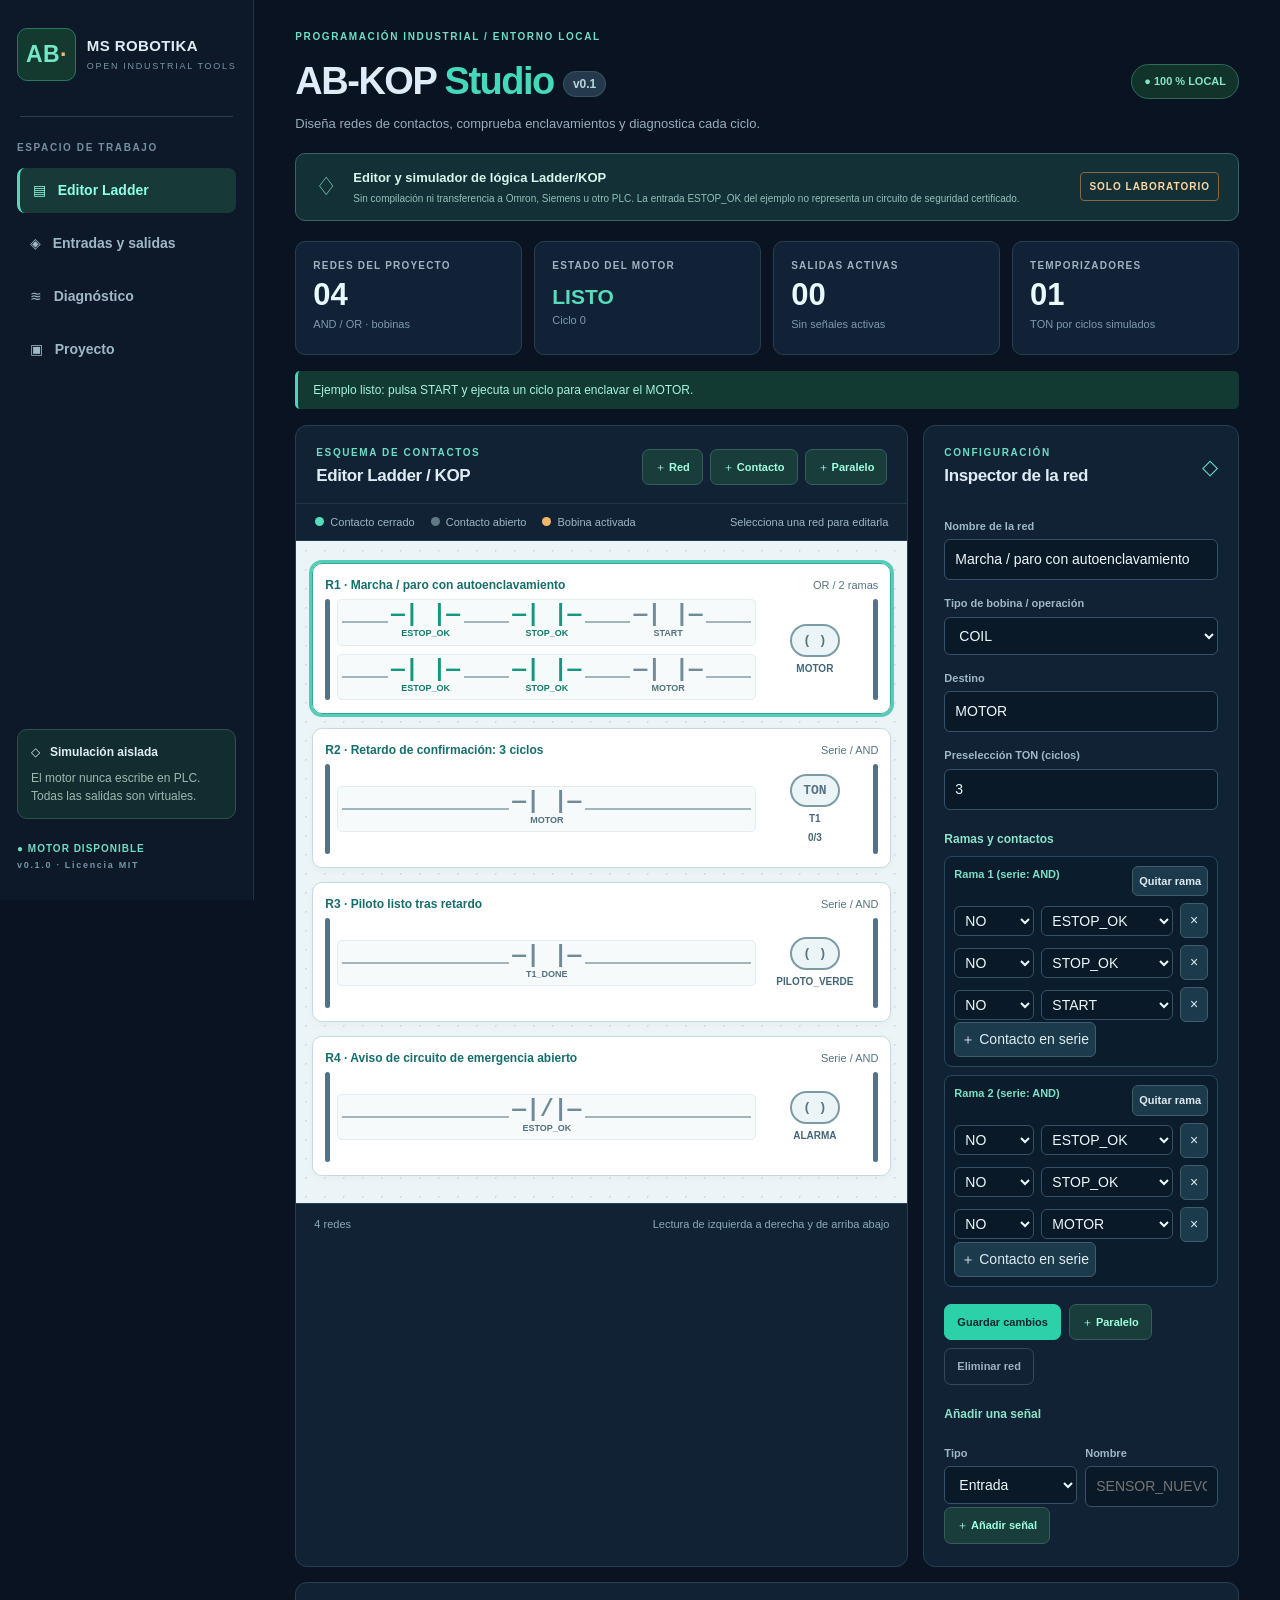
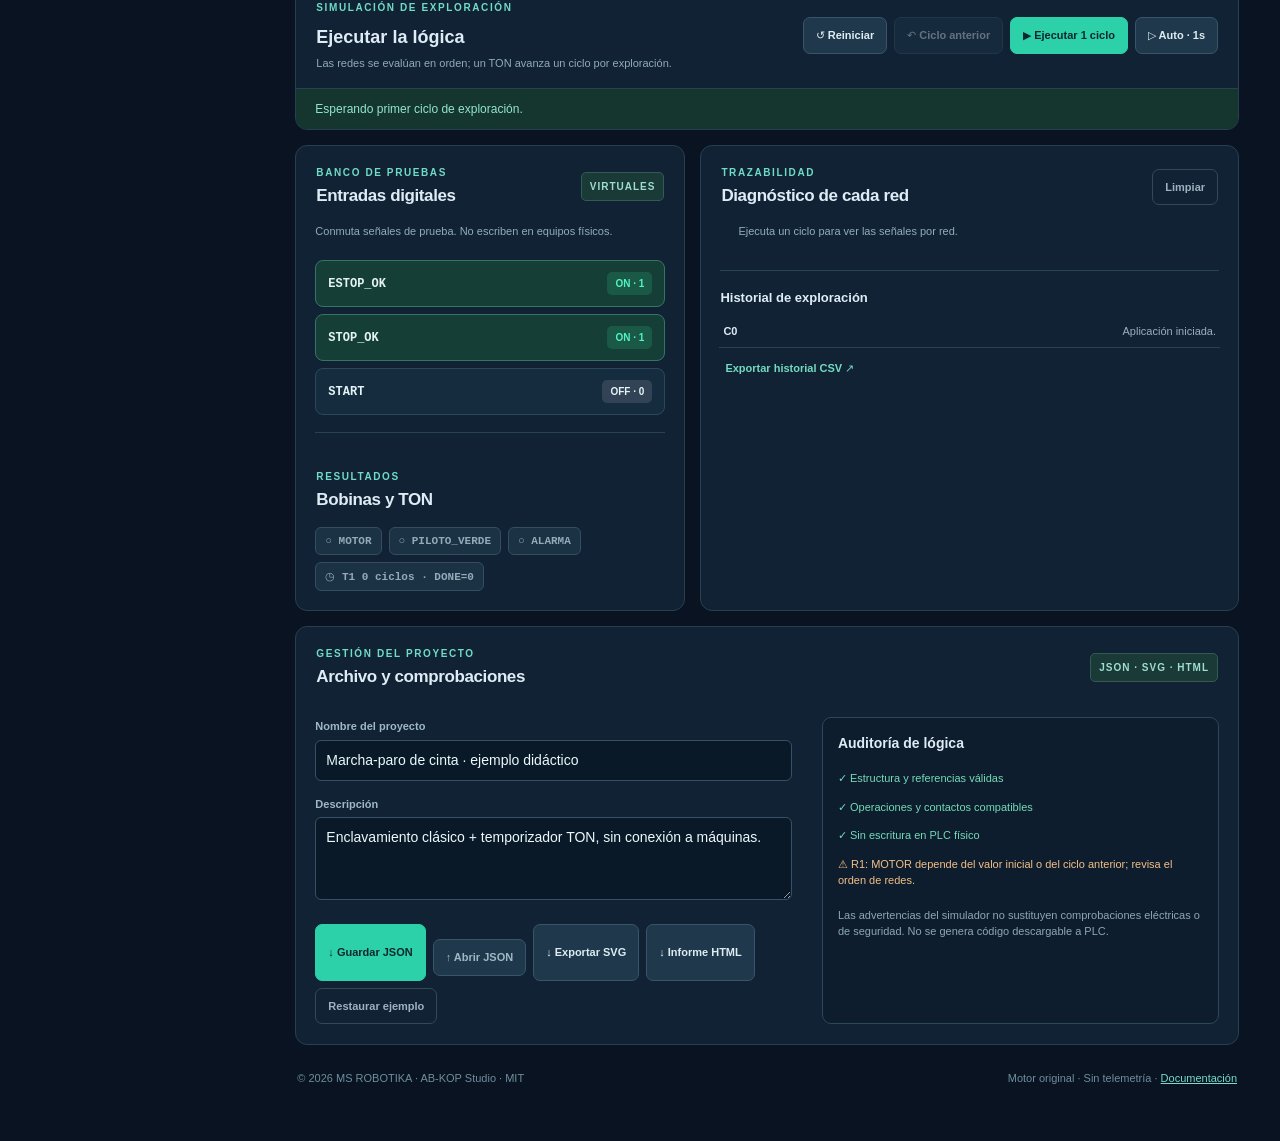
<file: index.html>
<!doctype html><html lang="es"><head><meta charset="utf-8"><meta name="viewport" content="width=device-width,initial-scale=1"><meta name="theme-color" content="#091321"><meta name="description" content="AB-KOP Studio, editor y simulador didáctico Ladder/KOP original de MS ROBOTIKA."><title>AB-KOP Studio · MS ROBOTIKA</title><link rel="stylesheet" href="src/style.css"></head><body>
<div class="shell"><aside class="sidebar"><div class="brand"><span class="mark">AB<span>·</span></span><span><b>MS ROBOTIKA</b><small>OPEN INDUSTRIAL TOOLS</small></span></div><div class="side-line"></div><p class="overline">ESPACIO DE TRABAJO</p><a href="#workspace" class="nav active">▤ &nbsp; Editor Ladder</a><a href="#io" class="nav">◈ &nbsp; Entradas y salidas</a><a href="#trace" class="nav">≋ &nbsp; Diagnóstico</a><a href="#project" class="nav">▣ &nbsp; Proyecto</a><div class="sidebar-bottom"><div class="offline-card"><strong>◇ &nbsp; Simulación aislada</strong><p>El motor nunca escribe en PLC. Todas las salidas son virtuales.</p></div><div class="sidebar-version">● MOTOR DISPONIBLE <small>v0.1.0 · Licencia MIT</small></div></div></aside>
<main><header class="heading"><div><p class="eyebrow">PROGRAMACIÓN INDUSTRIAL / ENTORNO LOCAL</p><h1>AB-KOP <span>Studio</span> <em>v0.1</em></h1><p class="subtitle">Diseña redes de contactos, comprueba enclavamientos y diagnostica cada ciclo.</p></div><span class="local-label">● 100 % LOCAL</span></header>
<section class="safety">♢ <span><strong>Editor y simulador de lógica Ladder/KOP</strong><small>Sin compilación ni transferencia a Omron, Siemens u otro PLC. La entrada ESTOP_OK del ejemplo no representa un circuito de seguridad certificado.</small></span><b>SOLO LABORATORIO</b></section>
<div class="metrics"><div class="metric"><small>REDES DEL PROYECTO</small><strong id="count-rungs">04</strong><span>AND / OR · bobinas</span></div><div class="metric"><small>ESTADO DEL MOTOR</small><strong id="status" class="status-val">LISTO</strong><span id="scan-label">Ciclo 0</span></div><div class="metric"><small>SALIDAS ACTIVAS</small><strong id="count-outputs">00</strong><span id="outputs-label">Sin señales activas</span></div><div class="metric"><small>TEMPORIZADORES</small><strong id="count-timers">01</strong><span>TON por ciclos simulados</span></div></div>
<div id="notice" class="notice" role="status" aria-live="polite">Ejemplo listo: pulsa START y ejecuta un ciclo para enclavar el MOTOR.</div>
<section class="workbench" id="workspace"><div class="panel canvas-panel"><div class="section-head"><div><p class="eyebrow">ESQUEMA DE CONTACTOS</p><h2>Editor Ladder / KOP</h2></div><div class="toolbar"><button id="add-rung" class="btn light">＋ Red</button><button id="add-contact" class="btn light">＋ Contacto</button><button id="add-branch" class="btn light">＋ Paralelo</button></div></div>
<div class="legend"><span><i class="dot cyan"></i> Contacto cerrado</span><span><i class="dot slate"></i> Contacto abierto</span><span><i class="dot orange"></i> Bobina activada</span><span class="help-inline">Selecciona una red para editarla</span></div>
<div id="rungs" class="rungs" aria-label="Redes Ladder"></div><div class="workbench-foot"><span id="rung-count">4 redes</span><span>Lectura de izquierda a derecha y de arriba abajo</span></div></div>
<div class="panel inspector"><div class="section-head"><div><p class="eyebrow">CONFIGURACIÓN</p><h2>Inspector de la red</h2></div><span class="outline-icon">◇</span></div><div id="inspector-content"></div></div></section>
<section class="panel simulation"><div class="sim-header"><div><p class="eyebrow">SIMULACIÓN DE EXPLORACIÓN</p><h2>Ejecutar la lógica</h2><p>Las redes se evalúan en orden; un TON avanza un ciclo por exploración.</p></div><div class="sim-actions"><button id="reset" class="btn">↺ Reiniciar</button><button id="back" class="btn">↶ Ciclo anterior</button><button id="step" class="btn primary">▶ Ejecutar 1 ciclo</button><button id="auto" class="btn">▷ Auto · 1s</button></div></div><div id="sim-message" class="sim-message">Esperando primer ciclo de exploración.</div></section>
<section class="bottom" id="io"><div class="panel io"><div class="section-head"><div><p class="eyebrow">BANCO DE PRUEBAS</p><h2>Entradas digitales</h2></div><span class="chip">VIRTUALES</span></div><p class="hint">Conmuta señales de prueba. No escriben en equipos físicos.</p><div id="inputs" class="input-list"></div><div class="divider"></div><div class="section-head"><div><p class="eyebrow">RESULTADOS</p><h2>Bobinas y TON</h2></div></div><div id="outputs" class="output-list"></div></div>
<div class="panel trace" id="trace"><div class="section-head"><div><p class="eyebrow">TRAZABILIDAD</p><h2>Diagnóstico de cada red</h2></div><button id="clear-history" class="btn subtle">Limpiar</button></div><div id="trace-list" class="trace-list"></div><div class="divider"></div><h3>Historial de exploración</h3><div id="events" class="event-list"></div><button id="export-csv" class="link-btn">Exportar historial CSV ↗</button></div></section>
<section class="panel project" id="project"><div class="section-head"><div><p class="eyebrow">GESTIÓN DEL PROYECTO</p><h2>Archivo y comprobaciones</h2></div><span class="chip">JSON · SVG · HTML</span></div><div class="project-grid"><div class="project-fields"><label for="project-name">Nombre del proyecto</label><input id="project-name" maxlength="100"><label for="description">Descripción</label><textarea id="description" maxlength="500" rows="3"></textarea><div class="project-actions"><button id="export-json" class="btn primary">↓ Guardar JSON</button><label class="btn file-label" for="import-json">↑ Abrir JSON<input id="import-json" type="file" accept=".json,application/json"></label><button id="export-svg" class="btn">↓ Exportar SVG</button><button id="export-report" class="btn">↓ Informe HTML</button><button id="restore" class="btn subtle">Restaurar ejemplo</button></div></div><div class="diagnostic"><h3>Auditoría de lógica</h3><div id="diagnostic-list"></div><p>Las advertencias del simulador no sustituyen comprobaciones eléctricas o de seguridad. No se genera código descargable a PLC.</p></div></div></section>
<footer>© 2026 MS ROBOTIKA · AB-KOP Studio · MIT <span>Motor original · Sin telemetría · <a href="README.md">Documentación</a></span></footer></main></div>
<script src="src/engine.js"></script><script src="src/app.js"></script></body></html>
</file>
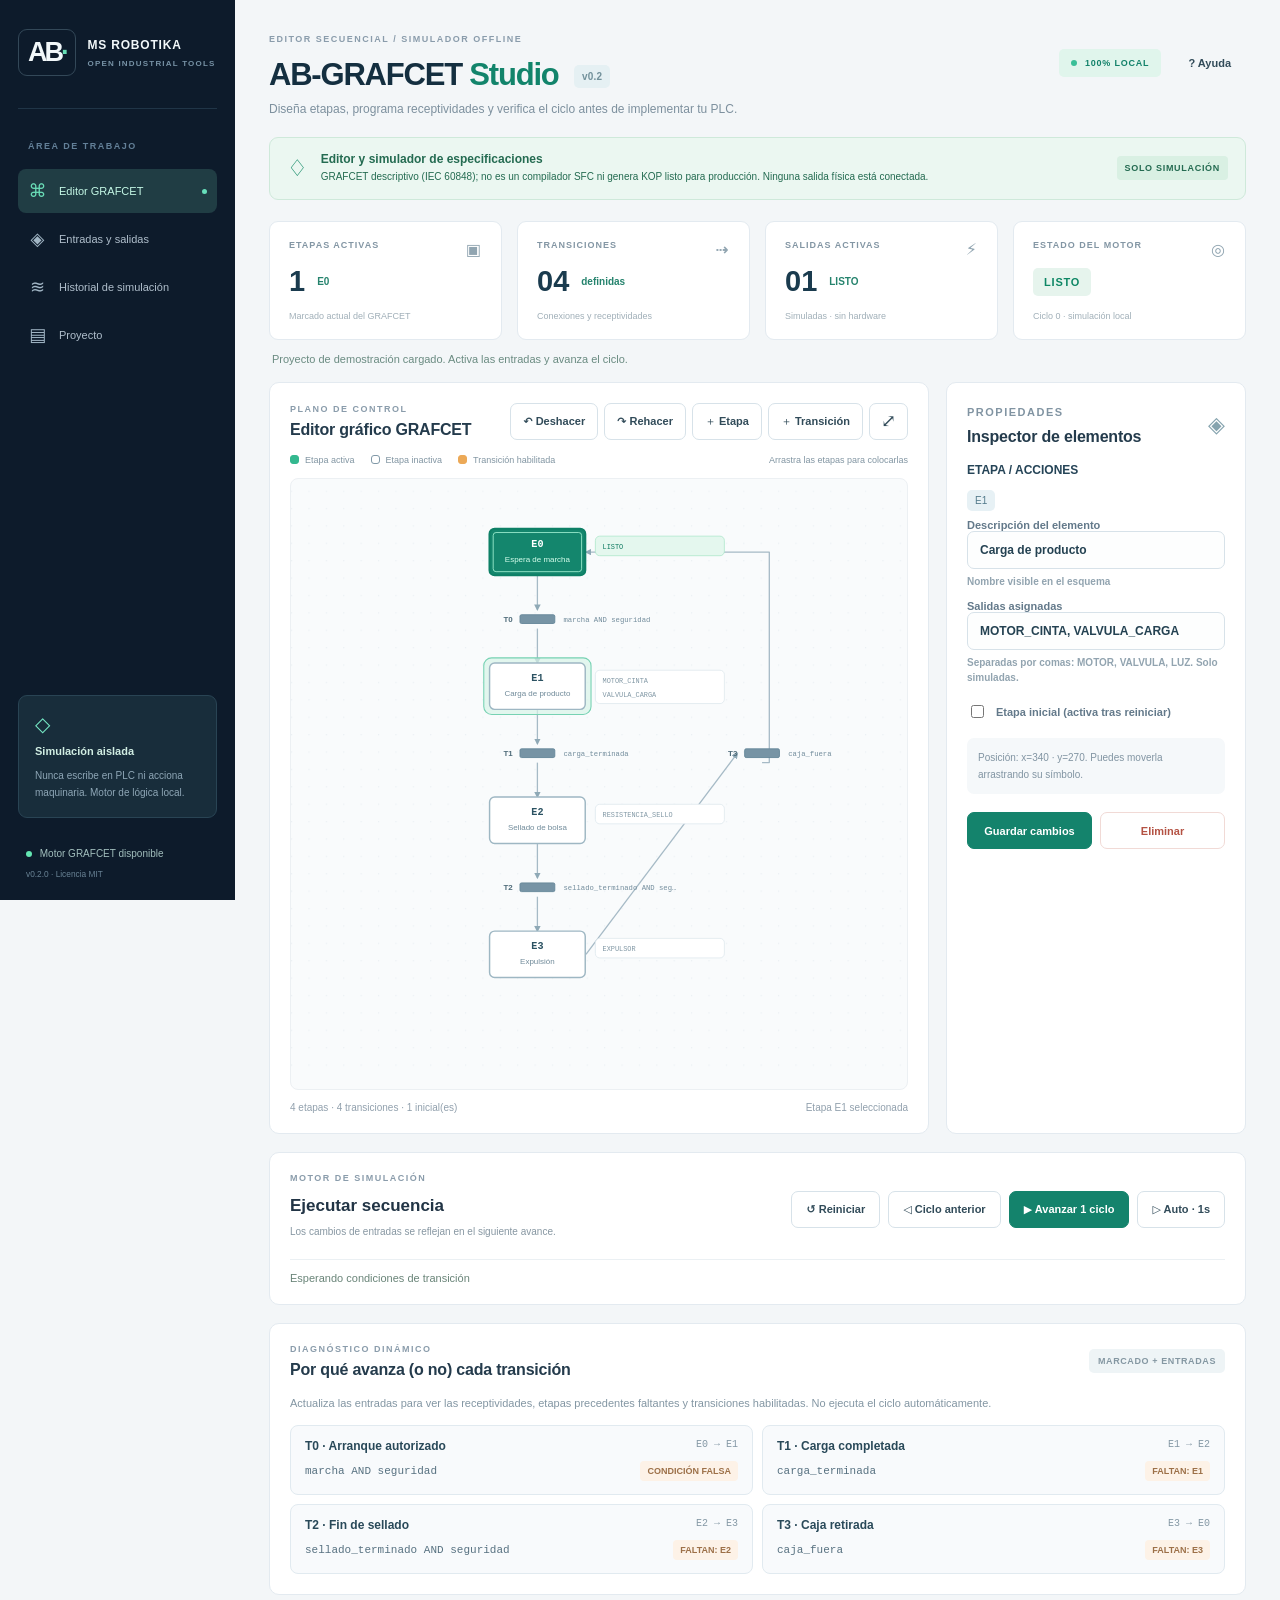
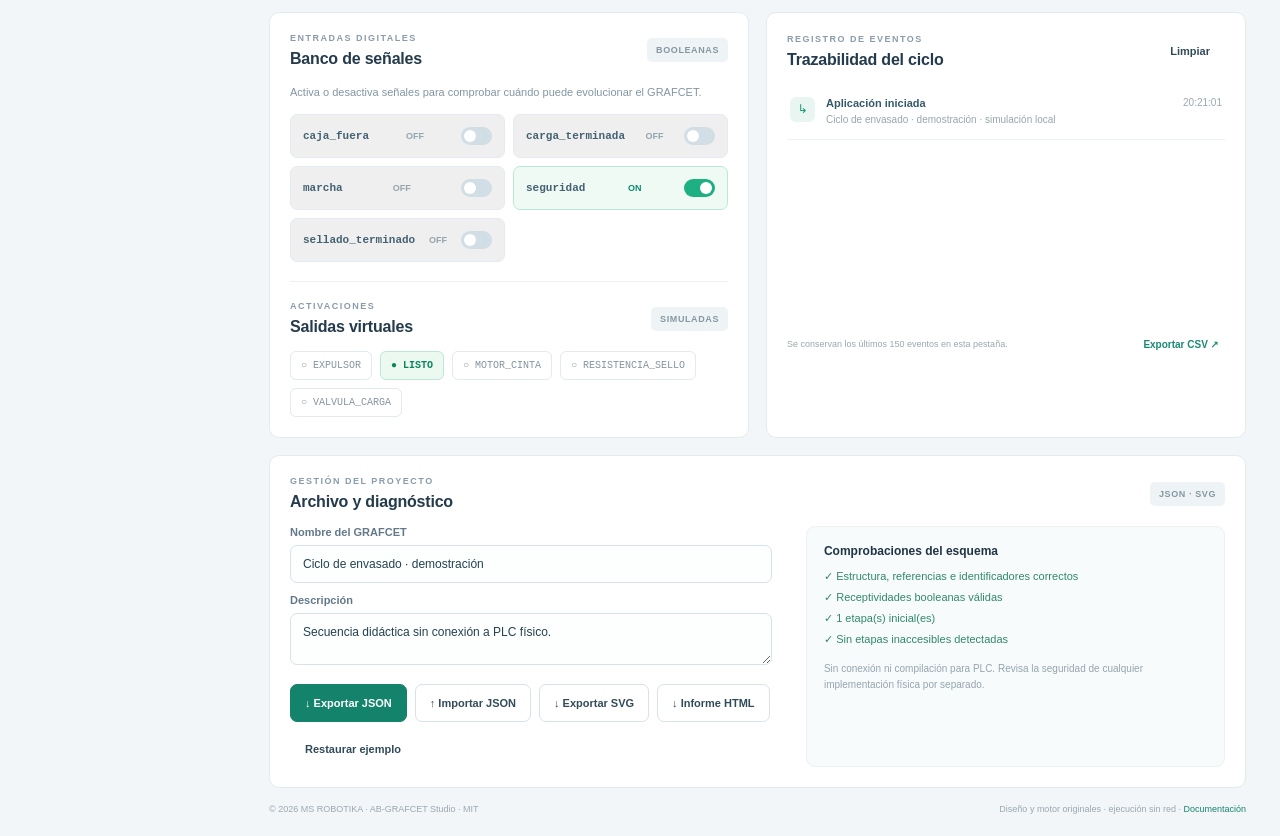
<file: AB-GRAFCET-Studio-PORTABLE.html>
<!doctype html>
<html lang="es"><head>
<meta charset="utf-8"><meta name="viewport" content="width=device-width,initial-scale=1">
<meta name="theme-color" content="#0d1724"><meta name="description" content="AB-GRAFCET Studio: editor, simulador y diagnóstico secuencial gratuito de MS ROBOTIKA.">
<title>AB-GRAFCET Studio · MS ROBOTIKA</title>
<style>
/* SPDX-License-Identifier: MIT · Copyright (c) 2026 MS ROBOTIKA */
:root{font-family:Inter,'Segoe UI',Arial,system-ui,sans-serif;color:#213445;background:#f3f6f8;--navy:#0d1b2b;--mint:#137d69;--mint-light:#e7f6f0;--muted:#7c8e9d;--line:#e3eaf0;--white:#fff;font-synthesis:none}
*{box-sizing:border-box}html{scroll-behavior:smooth}body{margin:0}button,input,textarea{font:inherit}button{cursor:pointer}button:focus-visible,input:focus-visible,textarea:focus-visible,a:focus-visible,svg [tabindex]:focus-visible{outline:3px solid #41b4a1;outline-offset:3px}button:disabled{opacity:.5;cursor:not-allowed}a{color:inherit;text-decoration:none}input,textarea{color:#244252;width:100%;padding:11px 12px;border:1px solid #d7e2e9;background:#fdfefe;border-radius:7px;font-size:12px}textarea{resize:vertical}label{display:block;font-size:11px;font-weight:700;color:#63798a;margin:11px 0 7px}.shell{display:flex;min-height:100vh;align-items:stretch}.side{position:fixed;left:0;top:0;bottom:0;width:235px;background:var(--navy);color:#94aaba;padding:29px 18px 21px;display:flex;flex-direction:column;z-index:10}.brand{display:flex;align-items:center;gap:12px;color:#f2f8fa;font-size:12px;letter-spacing:.8px;font-weight:850;white-space:nowrap}.brand-icon{font-size:27px;letter-spacing:-3px;line-height:1;padding:9px;border:1px solid #334858;border-radius:9px}.brand-icon span{color:#67deb5}.brand small{display:block;color:#7792a5;font-size:8px;letter-spacing:1.2px;margin-top:7px}.side-divider{height:1px;background:#203547;margin:32px 0}.nav-caption,.eyebrow{font-weight:850;font-size:9px;letter-spacing:1.5px;color:#8a9cab;margin:0 0 13px}.nav-caption{color:#638098;margin:0 10px 14px}.nav{display:flex;align-items:center;gap:12px;padding:13px 10px;color:#b0bfcc;border-radius:8px;margin:4px 0;font-size:11px}.nav:hover{background:#1a3244}.nav.active{background:#203d44;color:#c4f8e6}.nav .ico{font-size:18px;line-height:1;color:#a1b6c5;width:19px;text-align:center}.nav.active .ico{color:#6addb7}.nav-dot{margin-left:auto;width:5px;height:5px;background:#67dfbb;border-radius:50%}.side-spacer{flex:1}.side-box{background:#182d3b;border:1px solid #294454;border-radius:9px;padding:16px;margin-bottom:30px}.side-box-icon{color:#76e9c5;font-size:20px;margin-bottom:9px}.side-box b{display:block;color:#d1eee3;font-size:11px}.side-box p{font-size:10px;line-height:1.7;margin-bottom:0;color:#8ea6b6}.side-foot{color:#a2bfbd;font-size:10px;padding:0 8px}.side-foot small{display:block;color:#698395;margin-top:10px}.good-dot{display:inline-block;width:6px;height:6px;background:#63e6b2;border-radius:50%;margin-right:5px}main{min-width:0;margin-left:235px;padding:34px 34px 22px;max-width:1600px;width:calc(100% - 235px)}.top{display:flex;justify-content:space-between;align-items:flex-start;gap:18px;margin-bottom:21px}h1{font-size:31px;margin:0;letter-spacing:-1.2px;font-weight:800;color:#142f40}h1 span{color:#12846b}h1 em{display:inline-block;vertical-align:middle;font-style:normal;font-size:10px;font-weight:850;letter-spacing:.2px;padding:6px 8px;border-radius:5px;background:#e5f0f3;color:#72919b;margin-left:8px}.subtitle{font-size:12px;color:#7d909e;margin:9px 0 0}.top-right{display:flex;align-items:center;gap:12px;margin-top:10px}.offline{color:#13826a;background:#e0f5ec;padding:9px 12px;font-size:9px;font-weight:850;border-radius:5px;white-space:nowrap;letter-spacing:.8px}.dot{display:inline-block;width:6px;height:6px;border-radius:50%;background:#39bf97;margin-right:5px}.button{background:white;border:1px solid #d7e2e9;border-radius:7px;padding:10px 14px;color:#314b59;font-size:11px;font-weight:750;white-space:nowrap;min-height:37px}.button:hover{background:#eef6f3}.button.primary{background:#14836c;border-color:#14836c;color:white}.button.primary:hover{background:#0c715d}.button.ghost,.button.subtle{background:transparent;border-color:transparent}.button.light{padding:9px 12px}.iconbutton{font-size:18px;line-height:1;padding:8px 11px}.safety{display:flex;gap:13px;align-items:center;background:#ebf7f1;border:1px solid #cee9da;border-radius:9px;padding:12px 17px;color:#246b51;margin-bottom:21px}.safety .shield{font-size:23px;color:#168c69}.safety>div{flex:1}.safety b{display:block;font-size:12px}.safety span{font-size:10px;line-height:1.6}.safety strong{font-size:9px;letter-spacing:.7px;background:#d9f0e3;border-radius:4px;padding:7px 8px}.metrics{display:grid;grid-template-columns:repeat(4,minmax(0,1fr));gap:15px}.metric{background:white;border:1px solid var(--line);border-radius:9px;padding:18px 19px 16px;min-width:0}.metric-label{font-size:9px;color:#8396a4;letter-spacing:1px;font-weight:850;display:flex;justify-content:space-between}.metric-glyph{color:#91a5b1;font-size:16px}.metric-row{display:flex;gap:12px;align-items:center;min-height:46px}.metric-row strong{font-size:29px;color:#1a3b4e;font-variant-numeric:tabular-nums}.metric-sub{font-size:10px;color:#25836d;font-weight:800;overflow:hidden;text-overflow:ellipsis;white-space:nowrap}.metric small{font-size:9px;color:#a0afb8}.metric-status{display:inline-block;background:#e6f4ed;color:#0e8765;border-radius:5px;padding:8px 11px;font-size:11px;font-weight:850;letter-spacing:.8px}.metric-status.error{color:#bc4545;background:#ffeee8}.notice{font-size:11px;min-height:42px;padding:13px 3px;color:#6a8b81}.notice.error{color:#be4d45}.panel{background:white;border:1px solid var(--line);border-radius:10px;min-width:0}.workbench{display:grid;grid-template-columns:minmax(0,1fr) 300px;gap:17px}.canvas-panel,.inspector,.io-panel,.history-panel,.control-panel,.project-panel{padding:20px}.section-head{display:flex;justify-content:space-between;align-items:center;gap:12px;margin-bottom:15px}.section-head .eyebrow{margin-bottom:7px}.section-head h2{font-size:16px;color:#243b4c;letter-spacing:-.2px;margin:0}.toolbar{display:flex;gap:6px;align-items:center}.diagram-hint{display:flex;gap:16px;align-items:center;flex-wrap:wrap;font-size:9px;color:#8195a2;margin-bottom:13px}.diagram-hint span{display:flex;align-items:center;gap:6px}.diagram-hint .drag-tip{margin-left:auto}.legend{width:9px;height:9px;border-radius:3px;display:inline-block;border:1px solid #8199a8}.active-legend{background:#34b88f;border-color:#34b88f}.transition-legend{background:#eca957;border-color:#eca957}.diagram-viewport{background:#f9fbfc;border:1px solid #ecf0f3;border-radius:8px;overflow:auto;min-height:600px}.diagram-viewport svg{width:100%;min-width:530px;height:610px;display:block;touch-action:pan-y}.diagram-viewport svg .stage,.diagram-viewport svg .transition{cursor:pointer}.diagram-viewport svg .stage:hover .stage-box,.diagram-viewport svg .transition:hover .transition-bar{stroke:#179a82!important;stroke-width:3}.diagram-viewport svg .stage:focus-visible .stage-box,.diagram-viewport svg .transition:focus-visible .transition-bar{stroke:#18a884;stroke-width:4}.canvas-footer{display:flex;justify-content:space-between;gap:10px;flex-wrap:wrap;padding-top:12px;color:#91a0ad;font-size:10px}.inspector{display:flex;flex-direction:column}.inspector-head{margin-bottom:4px}.inspector-icon{color:#85a3ae;font-size:22px}.inspector #inspector-content{flex:1}.inspector p{font-size:11px;line-height:1.7;color:#8194a2}.inspector .editable-title{font-size:12px;font-weight:800;color:#254457;margin:13px 0}.inspector .field-hint{display:block;color:#92a4b0;font-size:10px;line-height:1.5;margin-top:5px}.inspector .checkbox-line{display:flex;align-items:center;gap:9px;font-size:11px;margin:17px 0}.inspector .checkbox-line input{width:auto;accent-color:#13856d}.inspector .edit-actions{display:flex;gap:8px;margin-top:18px;flex-wrap:wrap}.inspector .edit-actions button{flex:1}.inspector .delete{border-color:#f1dad6;color:#b45243}.inspector .badge-id{font-size:10px;background:#e7f1f5;color:#547b8c;border-radius:5px;padding:5px 8px}.inspector .list-note{font-size:10px;background:#f5f8fa;border-radius:7px;padding:11px;margin-top:16px}.control-panel{margin-top:18px}.control-heading{display:flex;justify-content:space-between;align-items:center;gap:20px}.control-heading h2{font-size:17px;margin:0}.control-heading p:last-child{font-size:10px;color:#8797a2}.sim-actions{display:flex;gap:8px;flex-wrap:wrap}.sim-message{margin-top:12px;border-top:1px solid #ebf0f3;padding-top:12px;font-size:11px;color:#698478}.sim-message.warn{color:#bd5b45}.bottom-grid{display:grid;grid-template-columns:1fr 1fr;gap:17px;margin-top:17px}.hint{font-size:11px;line-height:1.65;color:#8396a3;margin:0 0 13px}.input-list{display:grid;grid-template-columns:1fr 1fr;gap:8px}.signal-row{border:1px solid #e4ecf1;border-radius:7px;padding:12px;display:flex;justify-content:space-between;align-items:center;gap:6px;cursor:pointer}.signal-label{font-size:11px;color:#436173;font-family:Consolas,monospace;font-weight:650;word-break:break-word}.signal-row .state{font-size:9px;color:#93a6af;font-weight:850}.signal-row.on{background:#f0faf5;border-color:#b8e9d7}.signal-row.on .state{color:#0b8c6d}.switch{width:31px;height:18px;background:#d1dee5;border-radius:14px;position:relative;flex-shrink:0}.switch::after{content:'';position:absolute;top:3px;left:3px;height:12px;width:12px;background:white;border-radius:50%;transition:transform .15s}.signal-row.on .switch{background:#1eaf82}.signal-row.on .switch::after{transform:translateX(13px)}.section-line{height:1px;background:#edf1f4;margin:19px 0}.soft-tag{font-size:9px;font-weight:750;letter-spacing:.6px;background:#eef4f6;color:#8497a2;border-radius:5px;padding:7px 9px}.output-list{display:flex;flex-wrap:wrap;gap:8px;min-height:36px}.output{font-size:10px;font-family:Consolas,monospace;padding:8px 10px;border-radius:6px;border:1px solid #e3eaf0;color:#8494a0}.output.on{color:#098460;border-color:#bde7d5;background:#ebf9f1;font-weight:750}.history-list{height:240px;overflow:auto}.event{display:flex;gap:11px;padding:12px 3px;border-bottom:1px solid #edf1f3}.event .event-icon{width:25px;height:25px;border-radius:6px;background:#e9f5f0;color:#139573;display:grid;place-items:center;font-size:12px;flex-shrink:0}.event.warning .event-icon{background:#fff0e6;color:#bd6840}.event-main{flex:1;min-width:0}.event-main strong{font-size:11px;font-weight:700;color:#34596b;display:block}.event-main small{font-size:10px;color:#96a6ae;display:block;margin-top:4px;line-height:1.4}.event time{font-size:10px;color:#99a9b2;white-space:nowrap}.history-footer{display:flex;justify-content:space-between;gap:10px;align-items:center;padding-top:13px;color:#98a8b0;font-size:9px}.text-btn{border:0;background:none;color:#198974;font-size:10px;font-weight:800}.project-panel{margin-top:17px}.project-grid{display:grid;grid-template-columns:1.15fr 1fr;gap:34px}.project-form label:first-child{margin-top:0}.file-actions{display:flex;gap:8px;flex-wrap:wrap;margin-top:15px}.file-label{display:inline-block;margin:0;line-height:16px}.file-label input{display:none}.diagnostic{background:#f8fbfc;padding:17px;border:1px solid #edf1f4;border-radius:9px}.diagnostic h3{font-size:12px;margin:0 0 12px}.diagnostic .check{font-size:11px;color:#308969;margin:8px 0}.diagnostic .issue{color:#a46d38;font-size:11px;margin:8px 0;line-height:1.55}.diagnostic p{font-size:10px;color:#94a4ae;line-height:1.6;margin-top:15px}footer{display:flex;justify-content:space-between;flex-wrap:wrap;gap:9px;margin-top:16px;font-size:9px;color:#99a7b1}footer a{color:#17856f}.dialog-backdrop{position:fixed;inset:0;background:#101e2ab0;z-index:20;display:grid;place-items:center;padding:18px}.dialog-backdrop[hidden]{display:none}.dialog{width:min(580px,100%);background:white;color:#284352;border-radius:12px;padding:25px;box-shadow:0 16px 65px #0003}.dialog p{font-size:12px;line-height:1.7;color:#597482}.dialog code{background:#eef5f4;padding:1px 4px;border-radius:3px}.empty{font-size:11px;color:#a2b1ba;padding:15px}.error-box{background:#fceeea;color:#af5447;border-radius:6px;padding:10px;font-size:11px}
@media(min-width:1450px){main{padding:38px 42px}}
@media(max-width:1190px){.side{width:197px;padding:23px 12px}main{width:calc(100% - 197px);margin-left:197px;padding:26px 21px}.workbench{grid-template-columns:minmax(0,1fr) 260px}.metric{padding:14px}.toolbar{flex-wrap:wrap;justify-content:end}}
@media(max-width:980px){.side{position:relative;width:100%;padding:15px 20px;flex-direction:row;gap:15px;align-items:center}.shell{display:block}.side-divider,.nav-caption,.side-spacer,.side-box,.side-foot{display:none}.side nav{display:flex;overflow:auto;gap:4px}.side .nav{margin:0;padding:10px 9px;white-space:nowrap}.side .nav .ico{display:none}.side .brand{flex-shrink:0}main{width:100%;margin:0;padding:24px 22px}.workbench{grid-template-columns:1fr 270px}}
@media(max-width:740px){.side{display:block;padding:13px 14px}.side nav{margin-top:13px}.side .brand{font-size:10px}.top{flex-direction:column}.top-right{margin:0}.metrics{grid-template-columns:repeat(2,minmax(0,1fr));gap:9px}.workbench,.bottom-grid,.project-grid{grid-template-columns:1fr}.diagram-viewport{min-height:500px}.diagram-viewport svg{height:500px}.control-heading{flex-direction:column;align-items:start}.sim-actions{width:100%}.sim-actions button{flex:1}.safety strong{display:none}.inspector{min-height:250px}.toolbar{gap:4px}.canvas-panel,.inspector,.io-panel,.history-panel,.control-panel,.project-panel{padding:16px}main{padding:21px 13px}.section-head h2{font-size:15px}h1{font-size:27px}}
@media(max-width:430px){.input-list{grid-template-columns:1fr}.toolbar .button{font-size:10px;padding:8px}.metrics{gap:7px}.metric{padding:12px}.metric-row strong{font-size:25px}.metric-label{font-size:8px}.diagram-hint .drag-tip{display:none}.safety{padding:11px}.sim-actions button{font-size:10px;padding:8px 9px}.file-actions .button{flex:1}}

/* AB-GRAFCET v0.2: dynamic diagnostics and engineering UI */
.decision-panel{margin-top:18px;padding:20px}.reason-grid{display:grid;grid-template-columns:repeat(2,minmax(0,1fr));gap:9px}
.reason-row{background:#f8fafc;border:1px solid #e1eaf0;border-radius:8px;padding:13px 14px;min-width:0;display:flex;flex-direction:column;gap:8px}
.reason-row.ready{background:#ebf8f1;border-color:#a9dfc7}
.reason-main{display:flex;justify-content:space-between;align-items:start;gap:8px}.reason-main b{font-size:12px;color:#294959}.reason-main small{font:10px Consolas,monospace;color:#8598a5}
.reason-explain{display:flex;justify-content:space-between;gap:10px;align-items:center;flex-wrap:wrap}
.reason-expression{font:11px/1.5 Consolas,monospace;color:#577180;overflow-wrap:anywhere}
.reason-state{font-size:9px;font-weight:750;color:#9c7048;background:#fdf2e7;border-radius:4px;padding:5px 7px}
.reason-state.green{color:#0e7f59;background:#d4f1e0}
@media(max-width:740px){.reason-grid{grid-template-columns:1fr}.decision-panel{padding:16px}}

</style>
</head><body>
<div class="shell">
<aside class="side">
  <div class="brand"><div class="brand-icon">AB<span>·</span></div><div>MS ROBOTIKA<small>OPEN INDUSTRIAL TOOLS</small></div></div>
  <div class="side-divider"></div>
  <p class="nav-caption">ÁREA DE TRABAJO</p>
  <nav aria-label="Navegación principal">
  <a class="nav active" href="#editor"><span class="ico">⌘</span> Editor GRAFCET <span class="nav-dot"></span></a>
  <a class="nav" href="#signals"><span class="ico">◈</span> Entradas y salidas</a>
  <a class="nav" href="#events"><span class="ico">≋</span> Historial de simulación</a>
  <a class="nav" href="#project-info"><span class="ico">▤</span> Proyecto</a>
  </nav>
  <div class="side-spacer"></div><div class="side-box"><div class="side-box-icon">◇</div><b>Simulación aislada</b><p>Nunca escribe en PLC ni acciona maquinaria. Motor de lógica local.</p></div>
  <div class="side-foot"><span class="good-dot"></span> Motor GRAFCET disponible <small>v0.2.0 · Licencia MIT</small></div>
</aside>
<main>
<header class="top"><div><p class="eyebrow">EDITOR SECUENCIAL / SIMULADOR OFFLINE</p><h1>AB-GRAFCET <span>Studio</span> <em>v0.2</em></h1><p class="subtitle">Diseña etapas, programa receptividades y verifica el ciclo antes de implementar tu PLC.</p></div><div class="top-right"><span class="offline"><span class="dot"></span> 100% LOCAL</span><button id="help" class="button ghost" type="button">? Ayuda</button></div></header>
<div class="safety"><span class="shield">♢</span><div><b>Editor y simulador de especificaciones</b><span>GRAFCET descriptivo (IEC 60848); no es un compilador SFC ni genera KOP listo para producción. Ninguna salida física está conectada.</span></div><strong>SOLO SIMULACIÓN</strong></div>
<section class="metrics" aria-label="Estado de simulación">
  <div class="metric"><div class="metric-label">ETAPAS ACTIVAS <span class="metric-glyph">▣</span></div><div class="metric-row"><strong id="metric-active">1</strong><span class="metric-sub" id="active-label">E0</span></div><small>Marcado actual del GRAFCET</small></div>
  <div class="metric"><div class="metric-label">TRANSICIONES <span class="metric-glyph">⇢</span></div><div class="metric-row"><strong id="metric-transitions">04</strong><span class="metric-sub">definidas</span></div><small>Conexiones y receptividades</small></div>
  <div class="metric"><div class="metric-label">SALIDAS ACTIVAS <span class="metric-glyph">⚡</span></div><div class="metric-row"><strong id="metric-outputs">01</strong><span class="metric-sub" id="output-label">LISTO</span></div><small>Simuladas · sin hardware</small></div>
  <div class="metric"><div class="metric-label">ESTADO DEL MOTOR <span class="metric-glyph">◎</span></div><div class="metric-row"><span id="metric-status" class="metric-status">LISTO</span></div><small id="metric-cycles">Ciclo 0 · preparado</small></div>
</section>
<div id="notice" class="notice" role="status" aria-live="polite">Proyecto de demostración cargado. Activa las entradas y avanza el ciclo.</div>
<section id="editor" class="workbench">
  <div class="canvas-panel panel"><div class="section-head"><div><p class="eyebrow">PLANO DE CONTROL</p><h2>Editor gráfico GRAFCET</h2></div><div class="toolbar"><button id="undo-edit" class="button light" title="Deshacer último cambio del esquema" type="button">↶ Deshacer</button><button id="redo-edit" class="button light" title="Rehacer último cambio" type="button">↷ Rehacer</button><button id="add-stage" class="button light" type="button">＋ Etapa</button><button id="add-transition" class="button light" type="button">＋ Transición</button><button id="fit" class="button iconbutton" title="Encajar esquema" type="button">⤢</button></div></div>
    <div class="diagram-hint"><span><i class="legend active-legend"></i> Etapa activa</span><span><i class="legend inactive-legend"></i> Etapa inactiva</span><span><i class="legend transition-legend"></i> Transición habilitada</span><span class="drag-tip">Arrastra las etapas para colocarlas</span></div>
    <div class="diagram-viewport" id="diagram-viewport"><svg id="diagram" role="img" aria-label="Editor gráfico interactivo de etapas y transiciones del GRAFCET" viewBox="0 0 850 835" xmlns="http://www.w3.org/2000/svg"><text x="425" y="410" text-anchor="middle">Cargando editor…</text></svg></div>
    <div class="canvas-footer"><span id="diagram-details">4 etapas · 4 transiciones</span><span id="select-info">Selecciona un símbolo para editarlo</span></div>
  </div>
  <aside class="inspector panel"><div class="section-head inspector-head"><div><p class="eyebrow">PROPIEDADES</p><h2>Inspector de elementos</h2></div><span class="inspector-icon">◈</span></div><div id="inspector-content"><p>Selecciona una etapa o una transición en el esquema.</p></div></aside>
</section>
<section class="control-panel panel" aria-label="Controles del simulador"><div class="control-heading"><div><p class="eyebrow">MOTOR DE SIMULACIÓN</p><h2>Ejecutar secuencia</h2><p>Los cambios de entradas se reflejan en el siguiente avance.</p></div><div class="sim-actions"><button id="reset" class="button" type="button">↺ Reiniciar</button><button id="back" class="button" type="button">◁ Ciclo anterior</button><button id="step" class="button primary" type="button">▶ Avanzar 1 ciclo</button><button id="run" class="button" type="button">▷ Auto · 1s</button></div></div><div id="sim-message" class="sim-message">Esperando condiciones de transición</div></section>
<section class="panel decision-panel" id="decisions"><div class="section-head"><div><p class="eyebrow">DIAGNÓSTICO DINÁMICO</p><h2>Por qué avanza (o no) cada transición</h2></div><span class="soft-tag">MARCADO + ENTRADAS</span></div>
<p class="hint">Actualiza las entradas para ver las receptividades, etapas precedentes faltantes y transiciones habilitadas. No ejecuta el ciclo automáticamente.</p><div id="transition-table" class="reason-grid"></div></section>
<section class="bottom-grid"><div class="panel io-panel" id="signals"><div class="section-head"><div><p class="eyebrow">ENTRADAS DIGITALES</p><h2>Banco de señales</h2></div><span class="soft-tag">BOOLEANAS</span></div><p class="hint">Activa o desactiva señales para comprobar cuándo puede evolucionar el GRAFCET.</p><div id="inputs" class="input-list"></div><div class="section-line"></div><div class="section-head"><div><p class="eyebrow">ACTIVACIONES</p><h2>Salidas virtuales</h2></div><span class="soft-tag">SIMULADAS</span></div><div id="outputs" class="output-list"></div></div>
<div class="panel history-panel" id="events"><div class="section-head"><div><p class="eyebrow">REGISTRO DE EVENTOS</p><h2>Trazabilidad del ciclo</h2></div><button id="clear-log" class="button subtle" type="button">Limpiar</button></div><div id="history" class="history-list"></div><div class="history-footer"><span>Se conservan los últimos 150 eventos en esta pestaña.</span><button id="export-log" class="text-btn" type="button">Exportar CSV ↗</button></div></div>
</section>
<section id="project-info" class="project-panel panel"><div class="section-head"><div><p class="eyebrow">GESTIÓN DEL PROYECTO</p><h2>Archivo y diagnóstico</h2></div><span class="soft-tag">JSON · SVG</span></div><div class="project-grid"><div class="project-form"><label for="project-name">Nombre del GRAFCET</label><input id="project-name" maxlength="90"><label for="project-desc">Descripción</label><textarea id="project-desc" rows="2" maxlength="300"></textarea><div class="file-actions"><button id="save-project" class="button primary" type="button">↓ Exportar JSON</button><label class="button file-label" for="import-project">↑ Importar JSON<input type="file" id="import-project" accept=".json,application/json"></label><button id="export-svg" class="button" type="button">↓ Exportar SVG</button><button id="export-report" class="button" type="button">↓ Informe HTML</button><button id="load-demo" class="button subtle" type="button">Restaurar ejemplo</button></div></div><div class="diagnostic"><h3>Comprobaciones del esquema</h3><div id="diagnostic-list"></div><p>Sin conexión ni compilación para PLC. Revisa la seguridad de cualquier implementación física por separado.</p></div></div></section>
<footer><span>© 2026 MS ROBOTIKA · AB-GRAFCET Studio · MIT</span><span>Diseño y motor originales · ejecución sin red · <a href="README.md">Documentación</a></span></footer>
</main></div>
<div class="dialog-backdrop" id="help-dialog" hidden><div class="dialog" role="dialog" aria-modal="true" aria-labelledby="help-title"><div class="section-head"><h2 id="help-title">Guía rápida de AB-GRAFCET</h2><button id="close-help" class="button" type="button">✕</button></div><p><b>Etapa:</b> representa una situación activa; sus acciones son salidas virtuales. <b>Transición:</b> se dispara si todas las etapas precedentes están activas y su receptividad es verdadera.</p><p><b>Expresiones:</b> utiliza <code>marcha AND seguridad</code>, <code>sensor OR manual</code>, <code>NOT averia</code>, paréntesis y constantes <code>1</code>/<code>0</code>. Se admiten <code>&amp;&amp;</code>, <code>||</code> y <code>!</code>. No se evalúa JavaScript ni se comunica con equipos reales.</p><p><b>Divergencias:</b> dos transiciones simultáneas que consumen la misma etapa se consideran un conflicto de exclusividad y la simulación se bloquea. Las transiciones independientes se disparan juntas. <b>Diagnóstico dinámico:</b> debajo del simulador puedes consultar cuáles están habilitadas, qué receptividades son falsas y qué etapas faltan. Se puede crear sincronización Y usando varios orígenes y destinos.</p><p>Usa <b>Deshacer/Rehacer</b> para recuperar ediciones del esquema, <b>Ciclo anterior</b> para retroceder el estado del simulador y <b>Informe HTML</b> para generar una memoria imprimible de etapas, transiciones y acciones.</p><p>El motor aplica <b>un paso de evolución por pulsación o intervalo</b>, sin cadenas automáticas de transición en tiempo cero. Funciona como simulador didáctico parcial de GRAFCET, no como sustituto conforme de IEC 60848.</p></div></div>
<script>
/* SPDX-License-Identifier: MIT · Copyright (c) 2026 MS ROBOTIKA
   Motor de simulación GRAFCET educativo; no genera código PLC ejecutable. */
(function (root, factory) {
  const engine = factory();
  if (typeof module === 'object' && module.exports) module.exports = engine;
  root.ABGrafcet = engine;
})(typeof globalThis !== 'undefined' ? globalThis : this, function () {
  'use strict';
  const VERSION = 1;
  const ident = /^[A-Za-z_][A-Za-z0-9_]*$/;
  const stageId = /^[A-Z][A-Z0-9_]*$/;
  const MAX_STAGES = 40, MAX_TRANSITIONS = 80;
  const forbidden = new Set(['__proto__','prototype','constructor']);
  const tokensOf = expr => {
    if (typeof expr !== 'string' || expr.length > 256) throw Error('La receptividad debe tener entre 1 y 256 caracteres.');
    const tokens = []; let i = 0;
    while (i < expr.length) {
      if (/\s/.test(expr[i])) { i++; continue; }
      const v = expr.slice(i).match(/^(\&\&|\|\||[()!&|]|[A-Za-z_][A-Za-z0-9_]*|[01])/);
      if (!v) throw Error(`Carácter inválido en la receptividad: ${expr[i]}`);
      let t = v[0]; i += t.length;
      if (t === '&&' || t === '&') t = 'AND';
      if (t === '||' || t === '|') t = 'OR';
      if (t === '!') t = 'NOT';
      if (/^(AND|OR|NOT|TRUE|FALSE)$/i.test(t)) t = t.toUpperCase();
      tokens.push(t);
      if (tokens.length > 100) throw Error('Receptividad demasiado compleja.');
    }
    if (!tokens.length) throw Error('La receptividad no puede estar vacía.');
    return tokens;
  };
  const parseCondition = expression => {
    const tok = tokensOf(expression); let i = 0;
    function primary() {
      const x = tok[i++];
      if (x === undefined) throw Error('Falta operando en la receptividad.');
      if (x === 'NOT') return {op:'not',child:primary()};
      if (x === '(') { const n = orExpr(); if (tok[i++] !== ')') throw Error('Paréntesis sin cerrar.'); return n; }
      if (x === '1' || x === 'TRUE') return {op:'const',v:true};
      if (x === '0' || x === 'FALSE') return {op:'const',v:false};
      if (ident.test(x) && !['AND','OR','NOT'].includes(x) && !forbidden.has(x)) return {op:'var',key:x};
      throw Error('Token inesperado: '+x);
    }
    function andExpr() {let left=primary();while(tok[i]==='AND'){i++;left={op:'and',left,right:primary()};}return left;}
    function orExpr() {let left=andExpr();while(tok[i]==='OR'){i++;left={op:'or',left,right:andExpr()};}return left;}
    const result=orExpr();if(i!==tok.length)throw Error('Receptividad mal formada cerca de '+tok[i]);return result;
  };
  const variables = ast => {
    const set=new Set();
    function visit(n){if(n.op==='var')set.add(n.key);else if(n.op==='not')visit(n.child);else if(n.op==='and'||n.op==='or'){visit(n.left);visit(n.right);}}
    visit(ast);return [...set];
  };
  function evalCondition(ast, inputs) {
    switch(ast.op){
      case 'var':return inputs[ast.key] === true;
      case 'const':return ast.v;
      case 'not':return !evalCondition(ast.child,inputs);
      case 'and':return evalCondition(ast.left,inputs)&&evalCondition(ast.right,inputs);
      case 'or':return evalCondition(ast.left,inputs)||evalCondition(ast.right,inputs);
      default:throw Error('Nodo de expresión inválido');
    }
  }
  const parseNames = text => [...new Set(String(text||'').split(',').map(s=>s.trim()).filter(Boolean))];
  const collectInputs = model => {
    const next=Object.create(null);
    for(const transition of model.transitions) for(const name of variables(parseCondition(transition.condition)))
      next[name]=model.inputs && model.inputs[name]===true;
    return next;
  };
  function validateModel(model) {
    if(!model || typeof model!=='object'||Array.isArray(model) ||model.schema!==VERSION)throw Error('Proyecto GRAFCET incompatible (esquema 1).');
    if(typeof model.name!=='string'||!model.name.trim()||model.name.length>90)throw Error('El nombre del proyecto no es válido.');
    if(!Array.isArray(model.stages)||!model.stages.length||model.stages.length>MAX_STAGES)throw Error('Se requieren de 1 a 40 etapas.');
    if(!Array.isArray(model.transitions)||model.transitions.length>MAX_TRANSITIONS)throw Error('Máximo 80 transiciones.');
    const ids=new Set();let initial=0;
    for(const s of model.stages){
      if(!s||typeof s.id!=='string'||!stageId.test(s.id)||ids.has(s.id))throw Error('Identificador de etapa duplicado o inválido.');ids.add(s.id);
      if(typeof s.name!=='string'||s.name.length>100)throw Error('Nombre de etapa inválido en '+s.id);
      if(typeof s.initial!=='boolean')throw Error('Estado inicial inválido en '+s.id);
      if(s.initial)initial++;
      if(!Number.isFinite(s.x)||!Number.isFinite(s.y)||s.x<40||s.x>1900||s.y<40||s.y>2800)throw Error('Coordenadas de etapa inválidas.');
      if(!Array.isArray(s.actions)||s.actions.length>15||s.actions.some(a=>typeof a!=='string'||!stageId.test(a)||forbidden.has(a)))throw Error('Salidas inválidas en '+s.id);
    }
    if(!initial)throw Error('El proyecto requiere alguna etapa inicial.');
    if(typeof model.description!=='undefined'&&(typeof model.description!=='string'||model.description.length>300))throw Error('Descripción de proyecto inválida.');
    const tids=new Set();const iMap=model.inputs;
    if(!iMap||typeof iMap!=='object'||Array.isArray(iMap)||Object.keys(iMap).length>60)throw Error('Entradas digitales inválidas.');
    for(const [name,value] of Object.entries(iMap))if(!ident.test(name)||forbidden.has(name)||typeof value!=='boolean')throw Error('Entrada inválida: '+name);
    for(const t of model.transitions){
      if(!t||typeof t.id!=='string'||!stageId.test(t.id)||tids.has(t.id))throw Error('Identificador de transición duplicado o inválido.');tids.add(t.id);
      if(typeof t.name!=='string'||t.name.length>100)throw Error('Nombre de transición inválido.');
      for(const key of ['from','to']){
        const refs=t[key];if(!Array.isArray(refs)||!refs.length||refs.length>15||new Set(refs).size!==refs.length||refs.some(id=>!ids.has(id)))throw Error('Etapas '+key+' inválidas en '+t.id);
      }
      const ast=parseCondition(t.condition);
      for(const v of variables(ast))if(!Object.prototype.hasOwnProperty.call(iMap,v))throw Error('Entrada no declarada: '+v+' en '+t.id);
    }
    return true;
  }
  const outputState = (model,active) => [...new Set(model.stages.filter(s=>active.includes(s.id)).flatMap(s=>s.actions))].sort();
  const initialState = model => {validateModel(model);const active=model.stages.filter(s=>s.initial).map(s=>s.id);return {active,outputs:outputState(model,active),cycle:0,last:[],conflict:[],status:'ready'};};
  function preview(model,state) {
    validateModel(model);const current=new Set(state.active);
    return model.transitions.map(t=>({id:t.id,
      structural:t.from.every(s=>current.has(s)),
      receptivity:evalCondition(parseCondition(t.condition),model.inputs),
      enabled:t.from.every(s=>current.has(s)) && evalCondition(parseCondition(t.condition),model.inputs)}));
  }
  function explain(model,state){
    const status=preview(model,state);
    return model.transitions.map((t,i)=>({
      id:t.id, name:t.name, condition:t.condition,
      from:t.from.slice(), to:t.to.slice(),
      missing:t.from.filter(id=>!state.active.includes(id)),
      structural:status[i].structural, receptivity:status[i].receptivity,
      enabled:status[i].enabled,
      verdict:status[i].enabled?'HABILITADA':status[i].structural?'RECEPTIVIDAD FALSA':'ETAPAS PRECEDENTES INACTIVAS'
    }));
  }
  // Prueba determinista y sin efectos secundarios: útil para verificar ciclos.
  function runScenario(model,steps,initialInputs){
    validateModel(model);
    if(!Array.isArray(steps)||steps.length>200)throw Error('El escenario admite como máximo 200 pasos.');
    let copy=JSON.parse(JSON.stringify(model));
    if(initialInputs!==undefined){
      if(!initialInputs||typeof initialInputs!=='object'||Array.isArray(initialInputs))throw Error('Entradas iniciales inválidas.');
      for(const [name,value] of Object.entries(initialInputs)){
        if(!Object.prototype.hasOwnProperty.call(copy.inputs,name)||typeof value!=='boolean')throw Error('Entrada de escenario inválida: '+name);
        copy.inputs[name]=value;
      }
    }
    let current=initialState(copy),results=[];
    for(const [i,step] of steps.entries()){
      if(!step||typeof step!=='object'||Array.isArray(step)||!step.inputs||typeof step.inputs!=='object'||Array.isArray(step.inputs))
        throw Error('Paso '+(i+1)+' inválido.');
      for(const [name,value] of Object.entries(step.inputs)){
        if(!Object.prototype.hasOwnProperty.call(copy.inputs,name)||typeof value!=='boolean')throw Error('Entrada de escenario inválida: '+name);
        copy.inputs[name]=value;
      }
      const before=current.active.slice();current=advance(copy,current);
      const expected=step.expectActive;
      if(expected!==undefined&&(!Array.isArray(expected)||expected.some(x=>typeof x!=='string')))throw Error('Expectativa inválida en paso '+(i+1));
      const ok=expected===undefined||JSON.stringify(current.active.slice().sort())===JSON.stringify(expected.slice().sort());
      results.push({step:i+1,before,active:current.active.slice(),outputs:current.outputs.slice(),
        fired:current.last.slice(),status:current.status,ok});
      if(current.status==='conflict')break;
    }
    return {ok:results.every(r=>r.ok&&r.status!=='conflict'),results,final:current};
  }
  function advance(model,state){
    const entries=preview(model,state);const enabled=entries.filter(e=>e.enabled).map(e=>e.id);
    if(!enabled.length)return {...state,last:[],conflict:[],status:'waiting',cycle:state.cycle+1};
    const selected=model.transitions.filter(t=>enabled.includes(t.id));
    // La divergencia O debe excluir condiciones mutuamente activas. No se elige
    // arbitrariamente una rama para evitar una simulación engañosa.
    const consumed=new Set(),conflict=new Set();
    for(const t of selected)for(const id of t.from){if(consumed.has(id)){for(const other of selected.filter(x=>x.from.includes(id)))conflict.add(other.id);}consumed.add(id);}
    if(conflict.size)return {...state,last:[],conflict:[...conflict],status:'conflict',cycle:state.cycle+1};
    const next=new Set(state.active);for(const t of selected)for(const id of t.from)next.delete(id);
    for(const t of selected)for(const id of t.to)next.add(id);
    const active=model.stages.filter(s=>next.has(s.id)).map(s=>s.id);
    return {active,outputs:outputState(model,active),cycle:state.cycle+1,last:enabled,conflict:[],status:'fired'};
  }
  function diagnostics(model){
    validateModel(model);const found=new Set(model.stages.filter(s=>s.initial).map(s=>s.id));let changed=true;
    while(changed){changed=false;for(const t of model.transitions)if(t.from.every(id=>found.has(id))){for(const id of t.to)if(!found.has(id)){found.add(id);changed=true;}}}
    const issues=[];for(const s of model.stages)if(!found.has(s.id))issues.push(`Etapa ${s.id} inaccesible desde el estado inicial (análisis estructural).`);
    for(const s of model.stages)if(!model.transitions.some(t=>t.from.includes(s.id)))issues.push(`${s.id} no tiene transición de salida.`);
    for(const t of model.transitions){
      if(t.from.length===t.to.length && t.from.every(id=>t.to.includes(id)))
        issues.push(`${t.id} devuelve exactamente las mismas etapas; comprueba el bucle.`);
      if(t.condition.trim()==='0'||t.condition.trim().toUpperCase()==='FALSE')
        issues.push(`${t.id} tiene receptividad constante falsa (0): nunca se disparará.`);
    }
    for(const [i,t] of model.transitions.entries())for(const other of model.transitions.slice(i+1)){
      if(t.from.some(id=>other.from.includes(id)))issues.push(`${t.id} y ${other.id} comparten etapa(s) precedente(s): comprueba la exclusividad de sus receptividades.`);
    }
    return issues;
  }
  const sample = () => ({
    schema:1,name:'Ciclo de envasado · demostración',description:'Secuencia didáctica sin conexión a PLC físico.',
    stages:[
      {id:'E0',name:'Espera de marcha',actions:['LISTO'],initial:true,x:340,y:85},
      {id:'E1',name:'Carga de producto',actions:['MOTOR_CINTA','VALVULA_CARGA'],initial:false,x:340,y:270},
      {id:'E2',name:'Sellado de bolsa',actions:['RESISTENCIA_SELLO'],initial:false,x:340,y:455},
      {id:'E3',name:'Expulsión',actions:['EXPULSOR'],initial:false,x:340,y:640}
    ],
    transitions:[
      {id:'T0',name:'Arranque autorizado',from:['E0'],to:['E1'],condition:'marcha AND seguridad'},
      {id:'T1',name:'Carga completada',from:['E1'],to:['E2'],condition:'carga_terminada'},
      {id:'T2',name:'Fin de sellado',from:['E2'],to:['E3'],condition:'sellado_terminado AND seguridad'},
      {id:'T3',name:'Caja retirada',from:['E3'],to:['E0'],condition:'caja_fuera'}
    ],
    inputs:{marcha:false,seguridad:true,carga_terminada:false,sellado_terminado:false,caja_fuera:false}
  });
  return Object.freeze({VERSION,parseCondition,variables,evalCondition,parseNames,collectInputs,validateModel,outputState,initialState,preview,explain,runScenario,advance,diagnostics,sample});
});

</script><script>
/* SPDX-License-Identifier: MIT · Copyright (c) 2026 MS ROBOTIKA
   Editor interactivo GRAFCET, representación SVG y simulación local. */
(() => {
'use strict';
const E=window.ABGrafcet, $=id=>document.getElementById(id), S='http://www.w3.org/2000/svg';
const PROJECT_KEY='ab-grafcet-studio-project-v1';
const MAX_UNDO=40,MAX_BACK=200;
const copy=x=>JSON.parse(JSON.stringify(x));
let undoStack=[],redoStack=[],simHistory=[];
let model=E.sample(),state=E.initialState(model),chosen={type:'stage',id:'E1'},events=[],timer=null,drag=null;
const stamp=()=>new Date().toLocaleTimeString('es-ES',{hour12:false});
function notify(message,kind='info'){$('notice').textContent=message;$('notice').classList.toggle('error',kind==='error');}
function log(message,kind='info',detail=''){
  events.unshift({date:new Date().toISOString(),time:stamp(),message,kind,detail});events=events.slice(0,150);renderHistory();
}
function persist(){try{localStorage.setItem(PROJECT_KEY,JSON.stringify(model));}catch(_){/* almacenamiento deshabilitado */}}
function stop(){if(timer){clearInterval(timer);timer=null;$('run').textContent='▷ Auto · 1s';$('run').classList.remove('primary');}}
function replaceModel(next,notice){stop();E.validateModel(next);undoStack=[];redoStack=[];simHistory=[];model=copy(next);state=E.initialState(model);chosen={type:'stage',id:model.stages[0].id};persist();renderAll();log('Proyecto inicializado','info',notice);notify(notice);}
function saveEdited(next,message){
  try{E.validateModel(next);stop();undoStack.push(copy(model));if(undoStack.length>MAX_UNDO)undoStack.shift();redoStack=[];simHistory=[];model=next;state=E.initialState(model);persist();renderAll();log(message,'info','La simulación se reinicia después de modificar el esquema.');notify(message);}catch(ex){notify(ex.message,'error');}
}
function undoEdit(direction){
  stop();const source=direction==='undo'?undoStack:redoStack;
  const dest=direction==='undo'?redoStack:undoStack;
  if(!source.length){notify('No quedan modificaciones que '+(direction==='undo'?'deshacer.':'rehacer.'));return;}
  dest.push(copy(model));if(dest.length>MAX_UNDO)dest.shift();
  model=source.pop();state=E.initialState(model);simHistory=[];
  chosen={type:'stage',id:model.stages[0].id};persist();renderAll();
  $('sim-message').textContent='Esquema restaurado; simulación reiniciada.';
  log(direction==='undo'?'Modificación deshecha':'Modificación rehecha');
  notify(direction==='undo'?'Se restauró la versión anterior del esquema.':'Modificación rehecha correctamente.');
}
function backStep(){
  stop();if(!simHistory.length){notify('No hay más ciclos que retroceder.');return;}
  const snapshot=simHistory.pop();state=snapshot.state;model.inputs=snapshot.inputs;
  persist();renderDiagram();renderMetrics();renderOutputs();renderInputs();renderTransitionTable();
  $('sim-message').textContent='Restaurado el estado anterior al último avance.';
  $('sim-message').classList.remove('warn');
  log('Ciclo anterior recuperado','info','Marcado: '+state.active.join(', '));
  notify('Simulación retrocedida un ciclo, con sus entradas anteriores.');
}
function node(tag,attrs={},txt){const x=document.createElementNS(S,tag);for(const [k,v] of Object.entries(attrs))x.setAttribute(k,String(v));if(txt!==undefined)x.textContent=String(txt);return x;}
function html(tag,txt,cls){const x=document.createElement(tag);if(txt!==undefined)x.textContent=String(txt);if(cls)x.className=cls;return x;}
function byId(id){return model.stages.find(x=>x.id===id);}
function center(ids){const p=ids.map(byId).filter(Boolean);return {x:p.reduce((n,s)=>n+s.x,0)/p.length,y:p.reduce((n,s)=>n+s.y,0)/p.length};}
function geometry(t){const from=center(t.from),to=center(t.to),back=to.y<=from.y+35;return {from,to,back,x:back?650:(from.x+to.x)/2,y:(from.y+to.y)/2};}
function arrow(svg,x1,y1,x2,y2,active,back=false){
  const stroke=active?'#139573':'#a6bac6';let d;
  if(back){const pathX=Math.max(x1,x2,660);d=`M${x1} ${y1} L${pathX} ${y1} L${pathX} ${y2} L${x2} ${y2}`;}
  else d=`M${x1} ${y1} L${x2} ${y2}`;
  svg.append(node('path',{d,fill:'none',stroke,'stroke-width':active?2.8:1.8,'marker-end':'url(#arrowhead)','stroke-linejoin':'round'}));
}
function renderDiagram(){
  const svg=$('diagram');svg.replaceChildren();let maxY=Math.max(760,...model.stages.map(s=>s.y+80));
  const viewHeight=Math.max(810,maxY+50);svg.setAttribute('viewBox',`0 0 850 ${viewHeight}`);
  svg.style.height=Math.max(610,viewHeight*0.75)+'px';
  const defs=node('defs'),marker=node('marker',{id:'arrowhead',viewBox:'0 0 10 10',refX:8,refY:5,markerWidth:5,markerHeight:5,orient:'auto-start-reverse'});
  marker.append(node('path',{d:'M0 0 L10 5 L0 10',fill:'#8fa9b6'}));defs.append(marker);
  const grid=node('pattern',{id:'grid',width:24,height:24,patternUnits:'userSpaceOnUse'});grid.append(node('circle',{cx:1,cy:1,r:.7,fill:'#d9e3e8'}));defs.append(grid);svg.append(defs);
  svg.append(node('rect',{width:850,height:viewHeight,fill:'url(#grid)'}));
  const previews=E.preview(model,state),active=new Set(state.active);
  for(const t of model.transitions){
    const g=geometry(t),on=previews.find(x=>x.id===t.id).enabled;
    for(const id of t.from){const p=byId(id);arrow(svg,g.back?p.x+67:p.x,g.back?p.y:p.y+32,g.back?g.x-34:g.x,g.back?g.y:g.y-13,on,false);}
    for(const id of t.to){const p=byId(id);arrow(svg,g.x,g.y+13,g.back?p.x+67:p.x,g.back?p.y:p.y-32,on,g.back);}
  }
  for(const s of model.stages){
    const on=active.has(s.id),selected=chosen.type==='stage'&&chosen.id===s.id;
    const g=node('g',{class:'stage',transform:`translate(${s.x} ${s.y})`,tabindex:0,role:'button','aria-label':`Etapa ${s.id}, ${s.name}${on?', activa':''}`,'data-id':s.id});
    if(selected)g.append(node('rect',{x:-74,y:-39,width:148,height:78,rx:11,fill:'#d9f4e9','fill-opacity':.7,stroke:'#77d2b3','stroke-width':1.5}));
    g.append(node('rect',{class:'stage-box',x:-66,y:-32,width:132,height:64,rx:7,fill:on?'#14866d':'#fff',stroke:on?'#0e8066':'#9eb7c3','stroke-width':s.initial?3:2}));
    if(s.initial)g.append(node('rect',{x:-61,y:-27,width:122,height:54,rx:4,fill:'none',stroke:on?'#a9f6d7':'#94abba','stroke-width':1.1}));
    g.append(node('text',{x:0,y:-7,'text-anchor':'middle',fill:on?'white':'#2b5262','font-size':14,'font-family':'Consolas,monospace','font-weight':800},s.id));
    let label=s.name.length>21?s.name.slice(0,20)+'…':s.name;
    g.append(node('text',{x:0,y:13,'text-anchor':'middle',fill:on?'#d7ffed':'#718b9a','font-size':11},label));
    if(s.actions.length){
      const action=node('g',{transform:'translate(80 -22)'});const acWidth=178;
      const aHeight=Math.min(s.actions.length,3)*19+8;
      action.append(node('rect',{x:0,y:0,width:acWidth,height:aHeight,rx:6,fill:on?'#e4f7ee':'#fff',stroke:on?'#a8e5c7':'#dce7ec'}));
      s.actions.slice(0,3).forEach((item,i)=>action.append(node('text',{x:10,y:18+i*19,'font-size':9.5,fill:on?'#0c795f':'#8097a4','font-family':'Consolas,monospace'},item)));
      g.append(action);
    }
    g.addEventListener('click',()=>select('stage',s.id));g.addEventListener('keydown',e=>{if(e.key==='Enter'||e.key===' '){e.preventDefault();select('stage',s.id);}});
    g.addEventListener('pointerdown',e=>{if(e.button!==0)return;drag={id:s.id,x0:s.x,y0:s.y,mouseX:e.clientX,mouseY:e.clientY,group:g,moved:false};});
    svg.append(g);
  }
  for(const t of model.transitions){
    const g=geometry(t),on=previews.find(x=>x.id===t.id).enabled,selected=chosen.type==='transition'&&chosen.id===t.id;
    const el=node('g',{class:'transition',tabindex:0,role:'button','aria-label':`Transición ${t.id} ${t.condition}`,'data-id':t.id});
    if(selected)el.append(node('rect',{x:g.x-31,y:g.y-17,width:62,height:34,rx:6,fill:'#fff2de',stroke:'#eabc75'}));
    el.append(node('rect',{class:'transition-bar',x:g.x-24,y:g.y-6,width:48,height:12,rx:2,fill:on?'#e0a346':'#7794a5',stroke:on?'#bd8127':'#68899b','stroke-width':1.3}));
    el.append(node('text',{x:g.x-34,y:g.y+4,'text-anchor':'end','font-size':11,'font-weight':800,fill:'#506c7a'},t.id));
    const text=t.condition.length>26?t.condition.slice(0,25)+'…':t.condition;
    el.append(node('text',{x:g.x+36,y:g.y+4,'font-family':'Consolas,monospace','font-size':10,fill:on?'#b07e37':'#718b9b'},text));
    el.addEventListener('click',()=>select('transition',t.id));
    el.addEventListener('keydown',e=>{if(e.key==='Enter'||e.key===' '){e.preventDefault();select('transition',t.id);}});
    svg.append(el);
  }
  $('diagram-details').textContent=`${model.stages.length} etapas · ${model.transitions.length} transiciones · ${model.stages.filter(s=>s.initial).length} inicial(es)`;
  $('select-info').textContent=chosen.id?`${chosen.type==='stage'?'Etapa':'Transición'} ${chosen.id} seleccionada`:'Selecciona un elemento';
}
function svgPoint(event){const svg=$('diagram');const p=svg.createSVGPoint();p.x=event.clientX;p.y=event.clientY;const m=svg.getScreenCTM();if(!m)return {x:0,y:0};return p.matrixTransform(m.inverse());}
function onDrag(event){if(!drag)return;const svg=$('diagram'),m=svg.getScreenCTM();if(!m)return;
  const scaleX=m.a||1,scaleY=m.d||1;const dx=(event.clientX-drag.mouseX)/scaleX,dy=(event.clientY-drag.mouseY)/scaleY;
  if(Math.abs(dx)+Math.abs(dy)>4)drag.moved=true;
  if(drag.moved)drag.group.setAttribute('transform',`translate(${Math.max(70,Math.min(800,drag.x0+dx))} ${Math.max(65,Math.min(2750,drag.y0+dy))})`);
}
function endDrag(event){if(!drag)return;const d=drag;drag=null;if(!d.moved)return;const svg=$('diagram'),m=svg.getScreenCTM();if(!m)return;
  const dx=(event.clientX-d.mouseX)/(m.a||1),dy=(event.clientY-d.mouseY)/(m.d||1);
  undoStack.push(copy(model));if(undoStack.length>MAX_UNDO)undoStack.shift();redoStack=[];simHistory=[];
  const s=byId(d.id);s.x=Math.round(Math.max(70,Math.min(800,d.x0+dx))/10)*10;s.y=Math.round(Math.max(65,Math.min(2750,d.y0+dy))/10)*10;
  persist();renderDiagram();renderTransitionTable();log('Etapa recolocada','info',`${d.id} → (${s.x}, ${s.y})`);
}
function select(type,id){chosen={type,id};renderDiagram();renderInspector();}
function field(label,id,value,help='',opts={}){const l=html('label',label);l.htmlFor=id;const f=opts.textarea?html('textarea'):html('input');f.id=id;f.value=value;if(!opts.textarea)f.type='text';f.maxLength=opts.maxLength||256;l.append(f);if(help)l.append(html('small',help,'field-hint'));return l;}
function renderInspector(){const target=$('inspector-content');target.replaceChildren();
  const selected=chosen.type==='stage'?byId(chosen.id):model.transitions.find(t=>t.id===chosen.id);
  if(!selected){target.append(html('p','Selecciona una etapa o transición en el diagrama para editarla.'));return;}
  const isStage=chosen.type==='stage';target.append(html('div',isStage?'ETAPA / ACCIONES':'TRANSICIÓN / RECEPTIVIDAD','editable-title'));
  target.append(html('span',selected.id,'badge-id'));
  target.append(field('Descripción del elemento','edit-name',selected.name,'Nombre visible en el esquema',{maxLength:100}));
  if(isStage){
    target.append(field('Salidas asignadas','edit-actions',selected.actions.join(', '),'Separadas por comas: MOTOR, VALVULA, LUZ. Solo simuladas.'));
    const line=html('label',undefined,'checkbox-line'),chk=html('input');chk.id='edit-initial';chk.type='checkbox';chk.checked=selected.initial;
    line.append(chk,html('span','Etapa inicial (activa tras reiniciar)'));target.append(line);
    target.append(html('p',`Posición: x=${selected.x} · y=${selected.y}. Puedes moverla arrastrando su símbolo.`, 'list-note'));
  } else {
    target.append(field('Etapas de origen','edit-from',selected.from.join(', '),'Una o varias, separadas por comas. Ej.: E0, E1'));
    target.append(field('Etapas de destino','edit-to',selected.to.join(', '),'Una o varias, separadas por comas. Ej.: E2'));
    target.append(field('Receptividad booleana','edit-condition',selected.condition,'Ej.: marcha AND seguridad; NOT fallo; 1.'));
    const preview=html('div',undefined,'list-note');preview.textContent='Las variables nuevas se crearán automáticamente como entradas digitales apagadas.';target.append(preview);
  }
  const btns=html('div',undefined,'edit-actions'),save=html('button','Guardar cambios','button primary'),del=html('button','Eliminar','button delete');save.type=del.type='button';
  save.addEventListener('click',()=>{
    const copy=JSON.parse(JSON.stringify(model));const item=(isStage?copy.stages:copy.transitions).find(x=>x.id===selected.id);
    item.name=$('edit-name').value.trim();
    if(isStage){item.actions=E.parseNames($('edit-actions').value).map(x=>x.toUpperCase());item.initial=$('edit-initial').checked;}
    else{item.from=E.parseNames($('edit-from').value);item.to=E.parseNames($('edit-to').value);item.condition=$('edit-condition').value.trim();
      try{copy.inputs=E.collectInputs(copy);}catch(ex){notify(ex.message,'error');return;}}
    saveEdited(copy,`Cambios guardados en ${item.id}.`);
  });
  del.addEventListener('click',()=>{
    const copy=JSON.parse(JSON.stringify(model));
    if(isStage){if(copy.stages.length===1){notify('No puedes eliminar la última etapa.','error');return;}
      copy.stages=copy.stages.filter(x=>x.id!==selected.id);copy.transitions=copy.transitions.filter(t=>!t.from.includes(selected.id)&&!t.to.includes(selected.id));
    }else copy.transitions=copy.transitions.filter(t=>t.id!==selected.id);
    try{copy.inputs=E.collectInputs(copy);}catch(e){notify(e.message,'error');return;}
    chosen={type:'stage',id:copy.stages[0].id};saveEdited(copy,`${selected.id} eliminado del GRAFCET.`);
  });
  btns.append(save,del);target.append(btns);
}
function renderInputs(){const target=$('inputs');target.replaceChildren();
  const names=Object.keys(model.inputs).sort();if(!names.length)target.append(html('div','Este proyecto no utiliza entradas.','empty'));
  for(const name of names){const btn=html('button',undefined,'signal-row'+(model.inputs[name]?' on':''));btn.type='button';btn.setAttribute('aria-pressed',String(model.inputs[name]));btn.setAttribute('aria-label',`${name}: ${model.inputs[name]?'activo':'inactivo'}`);
    btn.append(html('span',name,'signal-label'),html('span',model.inputs[name]?'ON':'OFF','state'),html('span',undefined,'switch'));
    btn.addEventListener('click',()=>{model.inputs[name]=!model.inputs[name];persist();renderInputs();renderDiagram();renderTransitionTable();log('Entrada modificada','info',name+' = '+(model.inputs[name]?'1':'0'));notify(`${name}: ${model.inputs[name]?'ACTIVADA':'DESACTIVADA'}. Pulsa avanzar para evaluar las transiciones.`);});
    target.append(btn);
  }
}
function renderOutputs(){const target=$('outputs');target.replaceChildren();const all=[...new Set(model.stages.flatMap(s=>s.actions))].sort();
  if(!all.length)target.append(html('div','No hay salidas asociadas a las etapas.','empty'));
  for(const name of all){const on=state.outputs.includes(name);target.append(html('span',`${on?'●':'○'} ${name}`,'output'+(on?' on':'')));}
}
function renderTransitionTable(){
  const target=$('transition-table');if(!target)return;target.replaceChildren();
  const entries=E.explain(model,state);
  for(const item of entries){
    const row=html('div',undefined,'reason-row'+(item.enabled?' ready':''));
    const main=html('div',undefined,'reason-main');
    main.append(html('b',item.id+' · '+item.name),html('small',item.from.join(' + ')+' → '+item.to.join(' + ')));
    const reason=html('div',undefined,'reason-explain');
    reason.append(html('span',item.condition,'reason-expression'));
    reason.append(html('span',item.enabled?'LISTA':item.missing.length?'FALTAN: '+item.missing.join(', '):'CONDICIÓN FALSA',
      'reason-state'+(item.enabled?' green':'')));
    row.append(main,reason);target.append(row);
  }
  if(!entries.length)target.append(html('div','Aún no hay transiciones.','empty'));
}
function renderHistory(){const target=$('history');target.replaceChildren();
  if(!events.length){target.append(html('div','Todavía no hay eventos.','empty'));return;}
  for(const evt of events.slice(0,60)){const row=html('div',undefined,'event'+(evt.kind==='warning'?' warning':''));const icon=html('span',evt.kind==='warning'?'!':'↳','event-icon');
    const body=html('div',undefined,'event-main');body.append(html('strong',evt.message),html('small',evt.detail));const time=html('time',evt.time);row.append(icon,body,time);target.append(row);
  }
}
function renderDiagnostic(){const target=$('diagnostic-list');target.replaceChildren();try{E.validateModel(model);const issues=E.diagnostics(model);
  target.append(html('div','✓ Estructura, referencias e identificadores correctos','check'));
  target.append(html('div','✓ Receptividades booleanas válidas','check'));
  target.append(html('div',`✓ ${model.stages.filter(s=>s.initial).length} etapa(s) inicial(es)`,'check'));
  for(const issue of issues)target.append(html('div','⚠ '+issue,'issue'));
  if(!issues.length)target.append(html('div','✓ Sin etapas inaccesibles detectadas','check'));
}catch(err){target.append(html('div','✕ '+err.message,'error-box'));}}
function renderMetrics(){const status=state.status==='conflict'?'CONFLICTO':state.status==='fired'?'EVOLUCIONÓ':state.status==='waiting'?'ESPERANDO':'LISTO';
  $('metric-active').textContent=state.active.length;$('active-label').textContent=state.active.join(', ')||'ninguna';
  $('metric-transitions').textContent=String(model.transitions.length).padStart(2,'0');
  $('metric-outputs').textContent=String(state.outputs.length).padStart(2,'0');
  $('output-label').textContent=state.outputs.length?state.outputs.slice(0,2).join(', '):'sin salidas';
  $('metric-status').textContent=status;$('metric-status').classList.toggle('error',state.status==='conflict');
  $('metric-cycles').textContent=`Ciclo ${state.cycle} · ${state.status==='conflict'?'simulación bloqueada':'simulación local'}`;
}
function renderAll(){renderDiagram();renderInspector();renderInputs();renderOutputs();renderHistory();renderDiagnostic();renderMetrics();renderTransitionTable();
  $('project-name').value=model.name;$('project-desc').value=model.description||'';}
function advance(){try{const next=E.advance(model,state);simHistory.push({state:copy(state),inputs:copy(model.inputs)});if(simHistory.length>MAX_BACK)simHistory.shift();state=next;renderDiagram();renderMetrics();renderOutputs();renderTransitionTable();
  const m=$('sim-message');m.classList.toggle('warn',state.status==='conflict');
  if(state.status==='fired'){m.textContent=`Transición(es) ${state.last.join(', ')} disparada(s). Etapas activas: ${state.active.join(', ')}.`;log('Evolución de etapas','info',`${state.last.join(', ')} → ${state.active.join(', ')} · salidas: ${state.outputs.join(', ')||'ninguna'}`);notify('Simulación actualizada sin comunicaciones físicas.');}
  else if(state.status==='conflict'){m.textContent='CONFLICTO: transiciones '+state.conflict.join(', ')+' compiten por una misma etapa. Cambia las receptividades.';log('Conflicto entre transiciones','warning',m.textContent);notify(m.textContent,'error');stop();}
  else{m.textContent='No hay transiciones habilitadas con las entradas actuales.';if(!timer)log('Sin evolución','info','Comprueba receptividades y señales de entrada.');}
}catch(ex){stop();notify(ex.message,'error');log('Error de simulación','warning',ex.message);}}
function reset(){stop();simHistory=[];state=E.initialState(model);renderDiagram();renderMetrics();renderOutputs();renderTransitionTable();$('sim-message').textContent='Estado inicial restaurado';$('sim-message').classList.remove('warn');log('Secuencia reiniciada','info','Activas: '+state.active.join(', '));notify('GRAFCET reiniciado; las entradas se mantienen.');}
function nextId(items,prefix){let i=0;while(items.some(x=>x.id===prefix+i))i++;return prefix+i;}
function addStage(){const copy=JSON.parse(JSON.stringify(model));if(copy.stages.length>=40){notify('Máximo 40 etapas.','error');return;}
 const id=nextId(copy.stages,'E'),last=copy.stages[copy.stages.length-1];let y=Math.min(2700,last.y+160);if(copy.stages.some(s=>s.x===340&&s.y===y))y=Math.min(2700,y+60);
 copy.stages.push({id,name:'Nueva etapa',actions:[],initial:false,x:340,y});chosen={type:'stage',id};saveEdited(copy,`${id} creada; edita nombre y acciones en el inspector.`);}
function addTransition(){const copy=JSON.parse(JSON.stringify(model));if(copy.transitions.length>=80){notify('Máximo 80 transiciones.','error');return;}
 const id=nextId(copy.transitions,'T'),source=chosen.type==='stage'&&copy.stages.some(x=>x.id===chosen.id)?chosen.id:copy.stages[0].id;
 const index=copy.stages.findIndex(x=>x.id===source),to=copy.stages[(index+1)%copy.stages.length].id;
 copy.transitions.push({id,name:'Nueva transición',from:[source],to:[to],condition:'0'});chosen={type:'transition',id};saveEdited(copy,`${id} creada con condición 0 (inactiva hasta que la edites).`);}
function download(name,content,type){const blob=new Blob([content],{type});const url=URL.createObjectURL(blob),a=html('a');a.href=url;a.download=name;document.body.append(a);a.click();a.remove();setTimeout(()=>URL.revokeObjectURL(url),2000);}
function safeFilename(){return model.name.normalize('NFD').replace(/[\u0300-\u036f]/g,'').replace(/[^A-Za-z0-9_-]+/g,'-').replace(/^-|-$/g,'').slice(0,45)||'AB-GRAFCET';}
function exportSvg(){const orig=$('diagram');const clone=orig.cloneNode(true);clone.setAttribute('xmlns',S);clone.removeAttribute('style');clone.setAttribute('width','850');clone.setAttribute('height',orig.viewBox.baseVal.height);const xml=new XMLSerializer().serializeToString(clone);download(safeFilename()+'.svg',xml,'image/svg+xml;charset=utf-8');notify('SVG del esquema exportado.');}
function technicalReport(){
  const escape=x=>String(x??'').replace(/&/g,'&amp;').replace(/</g,'&lt;').replace(/>/g,'&gt;').replace(/"/g,'&quot;').replace(/'/g,'&#39;');
  const row=values=>'<tr>'+values.map(v=>'<td>'+escape(v)+'</td>').join('')+'</tr>';
  const issues=E.diagnostics(model);
  const stages=model.stages.map(s=>row([s.id,s.name,s.initial?'SÍ':'NO',s.actions.join(', ')||'—'])).join('');
  const transitions=model.transitions.map(t=>row([t.id,t.name,t.from.join(' + '),t.condition,t.to.join(' + ')])).join('');
  const inputs=Object.entries(model.inputs).map(([key,v])=>row([key,v?'1':'0'])).join('');
  const notes=issues.length?issues.map(x=>'<li>'+escape(x)+'</li>').join(''):'<li>Sin advertencias estructurales detectadas.</li>';
  const htmlDoc=`<!doctype html><html lang="es"><head><meta charset="utf-8"><meta name="viewport" content="width=device-width,initial-scale=1"><title>Informe GRAFCET · ${escape(model.name)}</title>
  <style>body{font:15px/1.6 system-ui,sans-serif;color:#203443;max-width:1020px;margin:auto;padding:35px}h1{color:#147b66}h2{border-bottom:2px solid #d9eee6;padding-bottom:6px}table{width:100%;border-collapse:collapse;margin:14px 0 28px}th,td{padding:10px;border:1px solid #dce7e9;text-align:left;vertical-align:top}th{background:#eaf5f1}code{overflow-wrap:anywhere}aside{background:#fff5df;padding:17px;border-radius:8px}footer{color:#768a96;font-size:12px;margin-top:40px}@media print{body{padding:0}h2,table{break-inside:avoid}}</style></head><body>
  <h1>AB-GRAFCET Studio · informe de especificación</h1><p><b>Proyecto:</b> ${escape(model.name)}</p><p>${escape(model.description||'')}</p>
  <p><b>Fecha:</b> ${escape(new Date().toISOString())} · <b>Formato:</b> esquema 1 · <b>Versión del programa:</b> 0.2</p>
  <aside><strong>SOLO ESPECIFICACIÓN Y SIMULACIÓN.</strong> No es un KOP, SFC ni código PLC ejecutable. Verifica en hardware real las funciones de seguridad, enclavamientos, temporizaciones y arquitectura.</aside>
  <h2>Etapas / acciones virtuales</h2><table><thead><tr><th>ID</th><th>Descripción</th><th>Inicial</th><th>Acciones</th></tr></thead><tbody>${stages}</tbody></table>
  <h2>Transiciones / receptividades</h2><table><thead><tr><th>ID</th><th>Nombre</th><th>Origen</th><th>Condición</th><th>Destino</th></tr></thead><tbody>${transitions}</tbody></table>
  <h2>Entradas virtuales</h2><table><thead><tr><th>Identificador</th><th>Valor actual</th></tr></thead><tbody>${inputs}</tbody></table>
  <h2>Diagnóstico estructural</h2><ul>${notes}</ul>
  <footer>© 2026 MS ROBOTIKA · Licencia MIT · Generado localmente sin transmisión de datos.</footer></body></html>`;
  download(safeFilename()+'-informe.html',htmlDoc,'text/html;charset=utf-8');
  log('Informe técnico exportado','info','Incluye etapas, transiciones, E/S y diagnóstico estructural.');
  notify('Informe técnico HTML generado. Solo simulación y especificación.');
}
function exportCsv(){const lines=[['timestamp_iso','tipo','evento','detalle'].join(',')];const q=x=>'"'+String(x??'').replaceAll('"','""')+'"';for(const e of [...events].reverse())lines.push([e.date,e.kind,e.message,e.detail].map(q).join(','));download(safeFilename()+'-simulacion.csv',lines.join('\r\n')+'\r\n','text/csv;charset=utf-8');}
function init(){try{const raw=localStorage.getItem(PROJECT_KEY);if(raw){const candidate=JSON.parse(raw);E.validateModel(candidate);model=candidate;state=E.initialState(model);}}catch(_){model=E.sample();state=E.initialState(model);}
  renderAll();log('Aplicación iniciada','info',model.name+' · simulación local');
  $('diagram').addEventListener('pointermove',onDrag);window.addEventListener('pointerup',endDrag);
  $('step').addEventListener('click',advance);$('reset').addEventListener('click',reset);
  $('back').addEventListener('click',backStep);
  $('undo-edit').addEventListener('click',()=>undoEdit('undo'));
  $('redo-edit').addEventListener('click',()=>undoEdit('redo'));
  $('run').addEventListener('click',()=>{if(timer){stop();notify('Ejecución automática detenida.');return;}
    timer=setInterval(advance,1000);$('run').textContent='■ Detener auto';$('run').classList.add('primary');log('Automático iniciado','info','Intervalo de simulación: 1000 ms');advance();});
  $('add-stage').addEventListener('click',addStage);$('add-transition').addEventListener('click',addTransition);
  $('fit').addEventListener('click',()=>{$('diagram-viewport').scrollTo(0,0);notify('Esquema ajustado al comienzo del lienzo.');});
  $('clear-log').addEventListener('click',()=>{events=[];renderHistory();log('Historial limpiado');});
  $('export-log').addEventListener('click',exportCsv);
  $('save-project').addEventListener('click',()=>{download(safeFilename()+'.json',JSON.stringify(model,null,2),'application/json;charset=utf-8');notify('Proyecto JSON exportado.');});
  $('export-svg').addEventListener('click',exportSvg);
  $('export-report').addEventListener('click',technicalReport);
  $('project-name').addEventListener('change',()=>{const next=JSON.parse(JSON.stringify(model));next.name=$('project-name').value.trim();saveEdited(next,'Nombre de proyecto actualizado.');});
  $('project-desc').addEventListener('change',()=>{const next=copy(model);next.description=$('project-desc').value;saveEdited(next,'Descripción del proyecto actualizada.');});
  $('load-demo').addEventListener('click',()=>replaceModel(E.sample(),'Ejemplo de envasado restaurado.'));
  $('import-project').addEventListener('change',async e=>{const f=e.target.files?.[0];if(!f)return;try{if(f.size>200000)throw Error('Archivo supera 200 KB.');replaceModel(JSON.parse(await f.text()),'Proyecto importado y validado.');}catch(ex){notify('Importación rechazada: '+ex.message,'error');}finally{e.target.value='';}});
  $('help').addEventListener('click',()=>{$('help-dialog').hidden=false;$('close-help').focus();});
  $('close-help').addEventListener('click',()=>{$('help-dialog').hidden=true;});
  $('help-dialog').addEventListener('click',e=>{if(e.target===$('help-dialog'))$('help-dialog').hidden=true;});
  document.addEventListener('keydown',e=>{if(e.key==='Escape')$('help-dialog').hidden=true;
    if((e.ctrlKey||e.metaKey)&&e.key.toLowerCase()==='z'&&!['INPUT','TEXTAREA'].includes(document.activeElement?.tagName)){e.preventDefault();undoEdit(e.shiftKey?'redo':'undo');}
    if((e.ctrlKey||e.metaKey)&&e.key.toLowerCase()==='y'&&!['INPUT','TEXTAREA'].includes(document.activeElement?.tagName)){e.preventDefault();undoEdit('redo');}
  });
  document.addEventListener('visibilitychange',()=>{if(document.hidden)stop();});
  window.addEventListener('pagehide',stop);
}
init();
})();

</script></body></html>
</file>
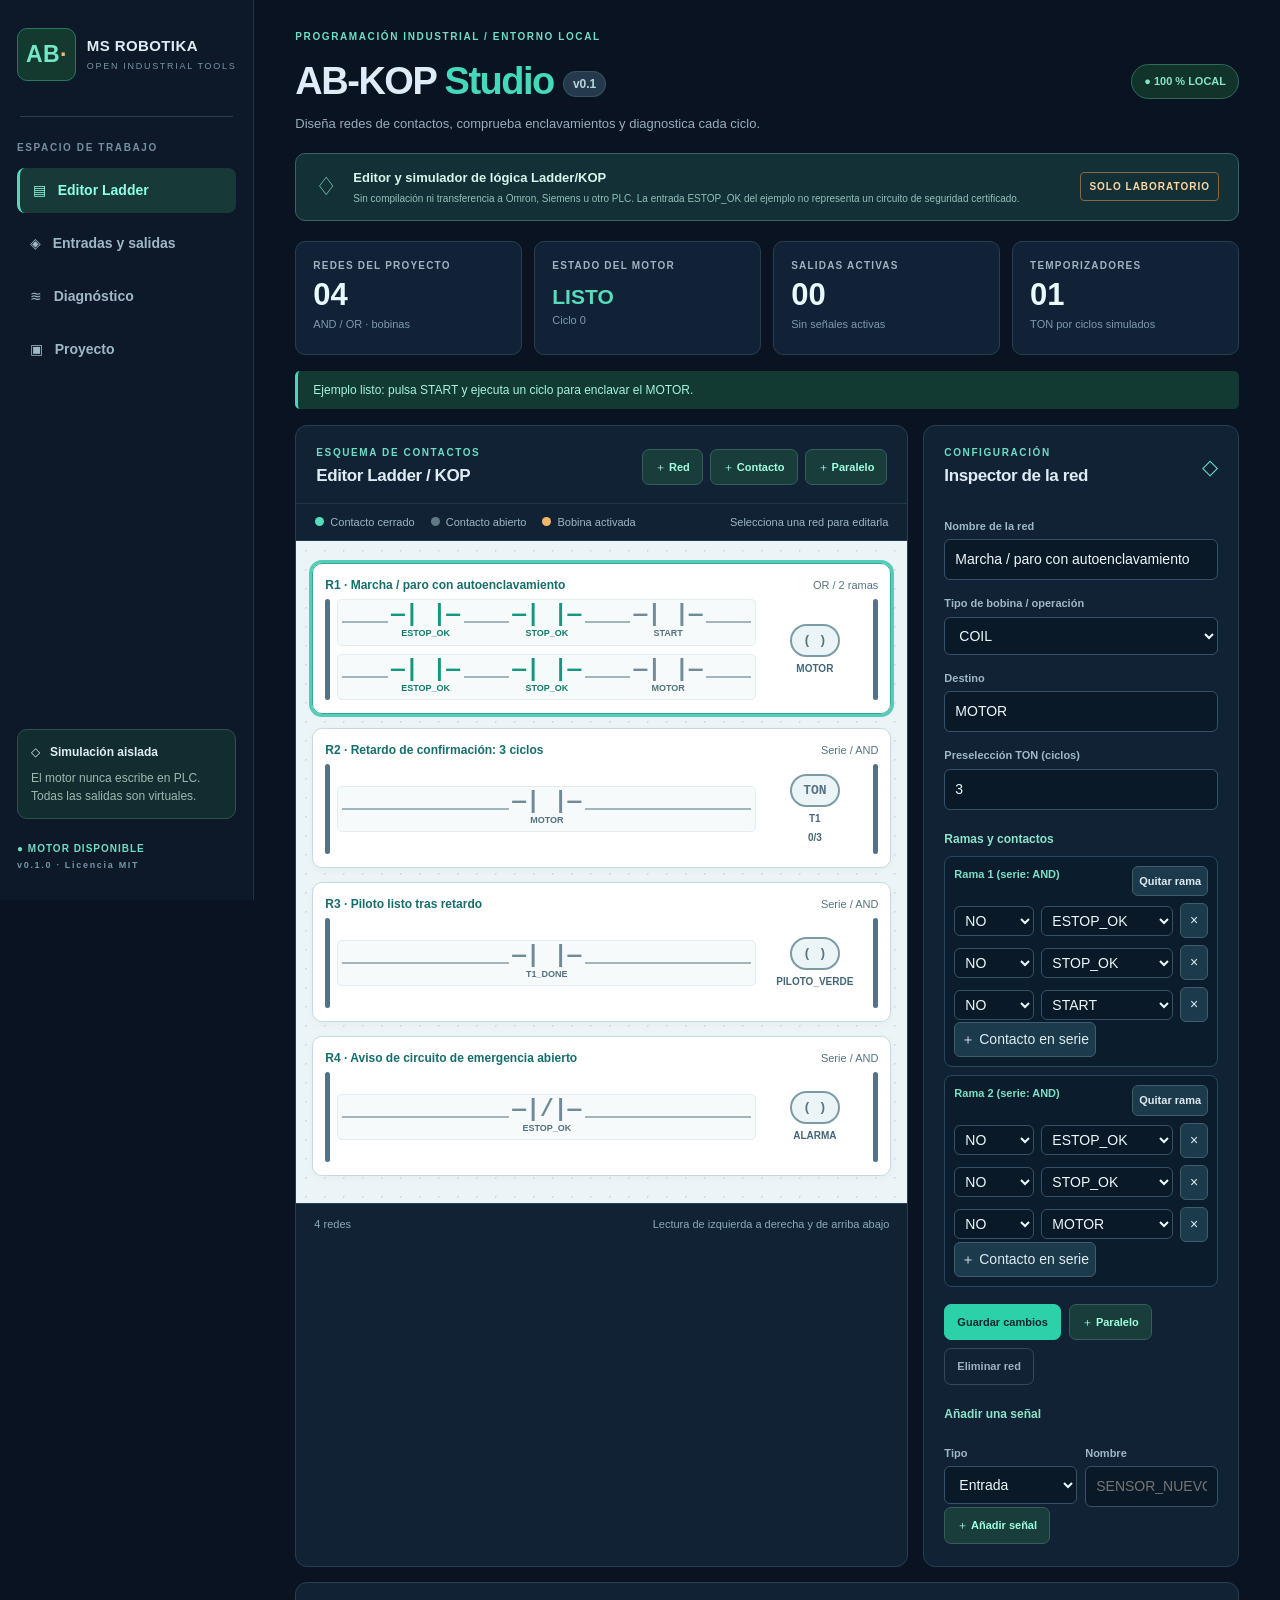
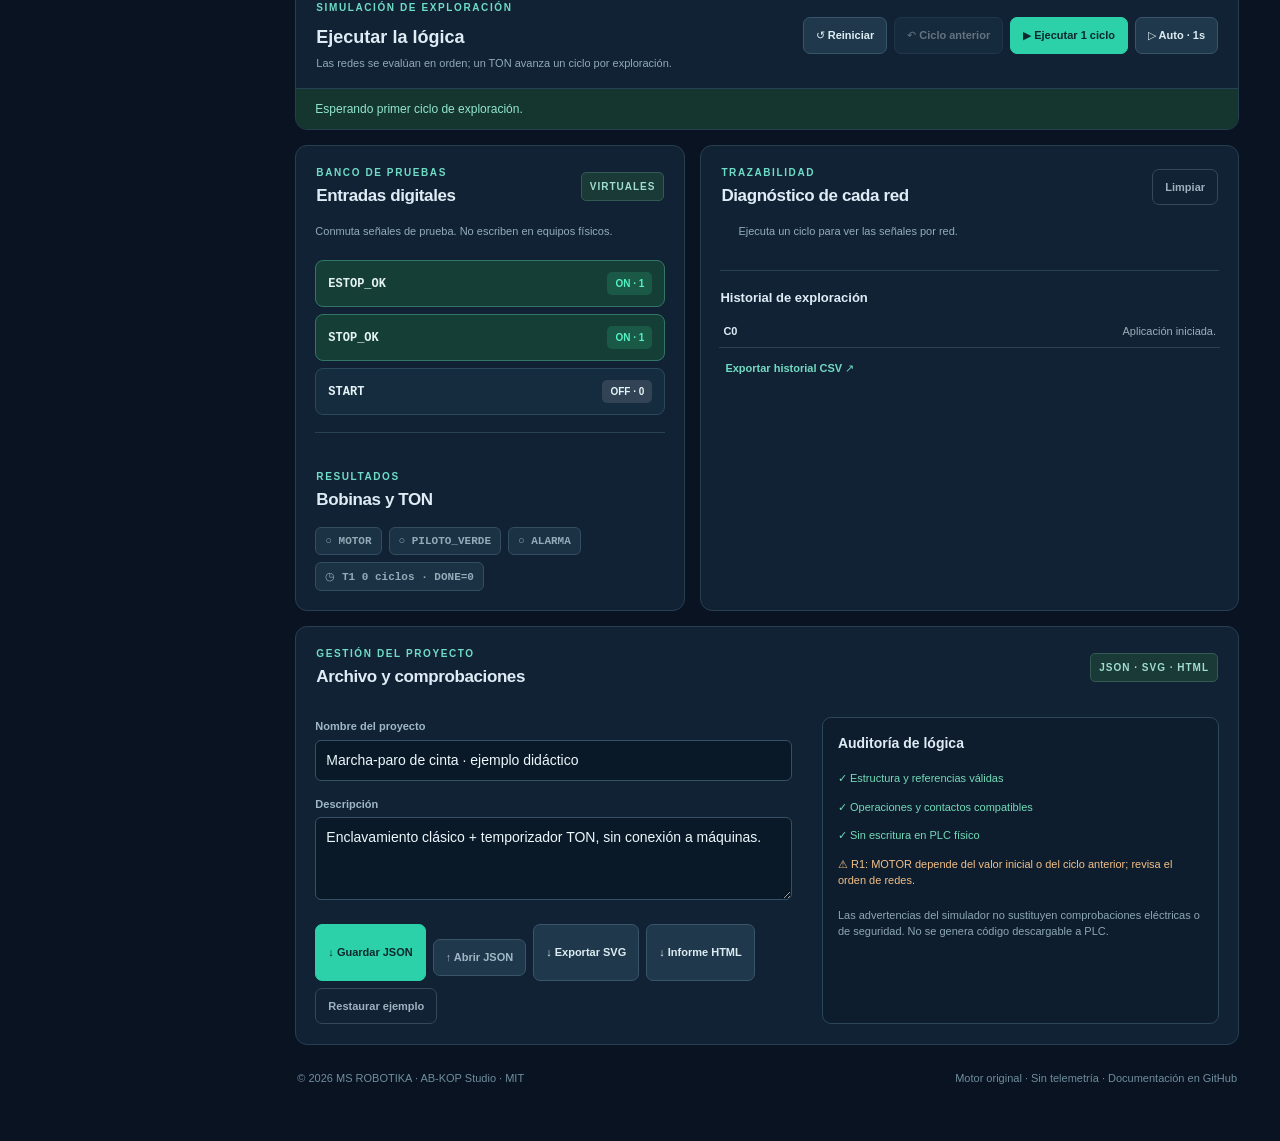
<file: AB-KOP-Studio-PORTABLE.html>
<!doctype html><html lang="es"><head><meta charset="utf-8"><meta name="viewport" content="width=device-width,initial-scale=1"><meta name="theme-color" content="#091321"><meta name="description" content="AB-KOP Studio, editor y simulador didáctico Ladder/KOP original de MS ROBOTIKA."><title>AB-KOP Studio · MS ROBOTIKA</title><style>
/* SPDX-License-Identifier: MIT · MS ROBOTIKA */
:root{font:14px/1.5 Inter,Segoe UI,Arial,sans-serif;color:#dfecf5;background:#091321;font-synthesis:none;--page:#0a1523;--panel:#122437;--edge:#283f51;--muted:#91a8b9;--teal:#45d9bb;--cyan:#28d8bb;--orange:#f5b66a;--ink:#ddeef2}*{box-sizing:border-box}body{margin:0}button,input,select,textarea{font:inherit}button{cursor:pointer}button:disabled{opacity:.4;cursor:not-allowed}a{color:#66ddcc}p{margin:0}.shell{display:flex;min-height:100vh;max-width:2200px;margin:0 auto}.sidebar{background:#0d1928;border-right:1px solid #1d3344;flex:0 0 229px;padding:28px 17px;display:flex;flex-direction:column;position:sticky;top:0;height:100vh}.brand{display:flex;align-items:center;gap:11px;font-size:15px;letter-spacing:.4px;white-space:nowrap}.brand small,.sidebar-version small{display:block;font-size:9px;letter-spacing:1.7px;color:#7895a7;margin-top:3px}.mark{background:#14392f;border:1px solid #287765;border-radius:10px;color:#73e8c8;font-weight:900;font-size:23px;padding:8px}.mark span{color:#f5b66a}.side-line{margin:35px 3px 23px;border-top:1px solid #274051}.overline,.eyebrow{color:#6fdcc5;font-size:10px;font-weight:800;letter-spacing:1.6px;margin-bottom:9px}.overline{color:#748fa1}.nav{display:block;color:#9fb8c8;text-decoration:none;padding:12px 13px;border-radius:8px;margin:4px 0;font-weight:600}.nav.active{background:#173a39;color:#90ffe1;border-left:3px solid #57d8b5}.nav:hover{background:#182d3f}.sidebar-bottom{margin-top:auto}.offline-card{border:1px solid #31514c;background:#112d2f;border-radius:10px;padding:13px;font-size:12px}.offline-card p{color:#9bbaaf;margin-top:8px}.sidebar-version{margin-top:22px;font-size:10px;color:#6fdcc5;font-weight:700;letter-spacing:1px}main{flex:1;min-width:0;padding:29px clamp(17px,3.2vw,48px)}.heading{display:flex;justify-content:space-between;align-items:center;gap:16px;margin:0 0 19px}.heading h1{margin:0;font-size:clamp(28px,3.7vw,38px);font-weight:900;letter-spacing:-1.5px}.heading h1 span{color:var(--teal)}.heading h1 em{font-size:12px;vertical-align:middle;color:#b7d4dc;background:#25394c;border:1px solid #3a5260;border-radius:25px;padding:5px 9px;font-style:normal;letter-spacing:0}.subtitle{color:#99adbc;font-size:13px;margin-top:4px}.local-label{border:1px solid #296d59;background:#123329;border-radius:20px;color:#82e7c7;padding:8px 12px;font-size:11px;font-weight:800;white-space:nowrap}.safety{border:1px solid #3a665f;border-radius:10px;padding:14px 19px;background:#133037;display:flex;gap:16px;align-items:center;color:#76dfbd;margin-bottom:20px;font-size:25px}.safety span{flex:1;font-size:12px}.safety strong{display:block;font-size:13px;color:#d6f6eb}.safety small{display:block;margin-top:4px;color:#91c2b9}.safety>b{font-size:10px;color:#ffd6a0;white-space:nowrap;border:1px solid #886646;border-radius:4px;padding:6px 8px;letter-spacing:1px}.metrics{display:grid;grid-template-columns:repeat(4,minmax(0,1fr));gap:12px;margin-bottom:16px}.metric{border:1px solid var(--edge);background:#112236;padding:16px 17px;border-radius:10px;display:flex;flex-direction:column;min-height:114px}.metric small{font-size:10px;color:#9eb3c0;font-weight:800;letter-spacing:1.2px}.metric strong{font-size:31px;margin:3px 0;color:#e9fafc;line-height:1.2}.metric .status-val{font-size:21px;padding-top:8px;color:#56ddba}.metric span{color:#7f9aaa;font-size:11px}.notice{padding:10px 15px;background:#123a33;border-left:3px solid #49d8b5;color:#a5f3dc;border-radius:5px;font-size:12px;margin-bottom:16px}.notice.error{background:#472b2a;border-color:#ee9a72;color:#ffd2ba}.workbench{display:grid;grid-template-columns:minmax(0,1.67fr) minmax(290px,.86fr);gap:15px;align-items:stretch}.panel{background:#112235;border:1px solid var(--edge);border-radius:12px;overflow:hidden}.section-head{display:flex;align-items:center;justify-content:space-between;gap:12px;padding:19px 20px 14px}.section-head h2{margin:0;font-size:17px;letter-spacing:-.4px}.section-head .eyebrow{margin-bottom:3px}.toolbar,.sim-actions,.project-actions{display:flex;gap:7px;flex-wrap:wrap}.btn{border-radius:7px;padding:9px 12px;background:#20384b;border:1px solid #395569;color:#dcecf2;font-size:11px;font-weight:800;white-space:nowrap}.btn:hover{background:#2e4c5f}.btn.primary{background:#2cd1a9;border-color:#2cd1a9;color:#0d2630}.btn.primary:hover{background:#69e4c4}.btn.light{background:#193d3a;color:#9effdf;border-color:#345e59}.btn.subtle{background:transparent;border-color:#344859;color:#9db2bf}.outline-icon{font-size:21px;color:#6cd6c2}.legend{border-top:1px solid #203749;border-bottom:1px solid #263d4d;padding:10px 19px;display:flex;gap:16px;flex-wrap:wrap;font-size:11px;color:#9db6c3}.legend span{display:flex;align-items:center;gap:6px}.legend .help-inline{margin-left:auto}.dot{width:9px;height:9px;display:inline-block;border-radius:50%}.cyan{background:#54deb9}.slate{background:#617987}.orange{background:var(--orange)}.rungs{min-height:570px;max-height:695px;overflow:auto;padding:13px 16px;background-color:#ebf4f6;background-image:radial-gradient(#cfdee2 1px,transparent 1px);background-size:19px 19px;color:#183848}.rung{margin:9px 0 14px;background:#fff;border:1px solid #c7dadd;border-radius:10px;padding:12px 12px 13px;cursor:pointer;box-shadow:0 2px 5px #d1e0e342}.rung.selected{outline:3px solid #55ccb7;border-color:#2fac97}.rung-title{display:flex;align-items:center;justify-content:space-between;font-size:11px;color:#557481;margin-bottom:5px}.rung-title strong{font-size:12px;color:#166e6c}.ladder{display:flex;align-items:stretch;gap:7px;min-height:90px}.rail{width:5px;background:#547284;border-radius:4px;align-self:stretch;flex:0 0 auto}.paths{flex:1;min-width:0;display:flex;flex-direction:column;justify-content:center;gap:8px}.branch{display:flex;align-items:center;gap:0;min-height:44px;background:#f6fafb;border:1px solid #e3edf0;border-radius:5px;padding:4px}.wire{height:2px;background:#a0b6bc;min-width:8px;flex:1}.wire.live{height:3px;background:#0dab83}.contact{min-width:76px;display:flex;flex-direction:column;align-items:center;gap:0;cursor:pointer}.contact .symbol{font-family:Consolas,monospace;font-size:23px;font-weight:800;line-height:1;color:#708a98}.contact.live .symbol{color:#11987e}.contact .addr{font-size:9px;font-weight:750;white-space:nowrap;color:#54717f}.contact.live .addr{color:#117c69}.coil-wrap{min-width:103px;display:flex;flex-direction:column;align-items:center;justify-content:center;gap:4px}.coil{font:800 13px/1 Consolas,monospace;border:2px solid #7c9ca5;border-radius:35px;padding:8px 11px;background:#ebf4f7;color:#567381}.coil.live{background:#ffe4b7;border-color:#edaf60;color:#704a13}.coil-name{font-size:10px;color:#456677;font-weight:750}.workbench-foot{padding:12px 18px;border-top:1px solid var(--edge);display:flex;justify-content:space-between;gap:12px;flex-wrap:wrap;color:#8aabb9;font-size:11px}.inspector{min-height:660px}.inspector #inspector-content{padding:0 20px 22px}.inspector label,.project-fields label{display:block;color:#9eb8c5;font-size:11px;font-weight:750;margin:15px 0 5px}.inspector input,.inspector select,.project-fields input,.project-fields textarea{width:100%;padding:9px 10px;border-radius:6px;background:#0a1928;border:1px solid #365166;color:#ecf8fc;outline:none}.inspector input:focus,.project-fields input:focus{border-color:var(--teal)}.inspector .side-row{display:flex;gap:8px}.inspector .side-row>div{flex:1;min-width:0}.inspector .side-actions{display:flex;gap:8px;flex-wrap:wrap;margin-top:17px}.inspector h3{font-size:12px;color:#8ce3ca;margin:20px 0 7px}.branch-edit{border:1px solid #29485b;background:#0b1d2c;border-radius:8px;padding:9px;margin:8px 0}.branch-edit-head{font-size:11px;color:#7be0c5;font-weight:800;display:flex;justify-content:space-between}.contact-row{display:grid;grid-template-columns:80px 1fr 28px;gap:7px;align-items:center;margin-top:7px}.contact-row select{padding:5px 6px}.small-btn{border:1px solid #415d6b;color:#deebf0;background:#1b3a4c;border-radius:6px;padding:6px}.hint{color:#92acba;font-size:11px;padding:0 19px 14px}.simulation{margin-top:15px}.sim-header{padding:17px 20px;display:flex;justify-content:space-between;align-items:center;gap:16px}.sim-header h2{margin:0;font-size:18px}.sim-header p:last-child{color:#91aab9;font-size:11px;margin-top:4px}.sim-message{border-top:1px solid #274052;padding:11px 19px;color:#92e6cd;background:#15352f;font-size:12px}.sim-message.warning{color:#ffbf92;background:#412b2a}.bottom{display:grid;grid-template-columns:minmax(260px,.84fr) minmax(320px,1.16fr);gap:15px;margin:15px 0}.chip{font-size:10px;letter-spacing:1px;color:#a0dcd0;background:#193a36;padding:6px 8px;border:1px solid #345b53;border-radius:5px;font-weight:800}.input-list{padding:0 19px}.input-item{width:100%;border:1px solid #2b495a;border-radius:8px;background:#152c3f;padding:11px 12px;color:#e4f3f5;display:flex;align-items:center;justify-content:space-between;gap:8px;margin:7px 0;text-align:left}.input-item.active{border-color:#347666;background:#153e36}.input-item strong{font-family:Consolas,monospace;font-size:12px}.input-item span{font-size:10px;font-weight:800;border-radius:5px;padding:4px 8px;background:#314354}.input-item.active span{color:#53f2c4;background:#1b5947}.divider{border-top:1px solid #294253;margin:17px 19px}.output-list{padding:0 19px 19px;display:flex;flex-wrap:wrap;gap:7px}.output{padding:7px 9px;border-radius:6px;border:1px solid #344e61;background:#1a3243;color:#94aab9;font:800 11px Consolas,monospace}.output.on{background:#164d40;border-color:#4fbaa2;color:#8cf2d0}.trace-list,.event-list{padding:0 18px;max-height:320px;overflow:auto}.trace-row,.event-row{border-bottom:1px solid #2b4150;padding:8px 4px;display:flex;justify-content:space-between;gap:9px;align-items:center;font-size:11px}.trace-row b{color:#cee1e8}.trace-row span,.event-row span{color:#9aafbc}.trace-row.live b{color:#58e3b8}.trace h3{margin:0 19px 7px;font-size:13px}.event-list{max-height:140px}.link-btn{margin:11px 18px 18px;background:transparent;border:none;color:#72dbc1;font-size:11px;font-weight:750}.project{margin-bottom:20px}.project-grid{padding:0 19px 20px;display:grid;grid-template-columns:1.2fr 1fr;gap:30px}.project-actions{margin-top:18px}.file-label{position:relative;overflow:hidden;cursor:pointer}.file-label input{position:absolute;inset:0;opacity:0;cursor:pointer}.diagnostic{background:#0d1d2d;border:1px solid #2b4759;border-radius:9px;padding:15px;margin-top:14px}.diagnostic h3{margin:0 0 10px;font-size:14px}.diagnostic .check{padding:6px 0;color:#73dbb7;font-size:11px}.diagnostic .issue{padding:6px 0;color:#f2bf87;font-size:11px}.diagnostic p{margin-top:12px;color:#8da7b6;font-size:11px}footer{display:flex;justify-content:space-between;gap:10px;flex-wrap:wrap;color:#6f8e9e;font-size:11px;padding:5px 2px 24px}footer a{color:#75dcca}@media(max-width:1150px){.sidebar{flex-basis:180px}.workbench{grid-template-columns:1fr}.inspector{min-height:auto}.bottom{grid-template-columns:1fr 1fr}.rungs{max-height:620px}}@media(max-width:800px){.shell{display:block}.sidebar{position:static;height:auto;padding:12px 16px;flex-direction:row;align-items:center;gap:12px;border-right:0;border-bottom:1px solid #2b4350}.side-line,.sidebar .overline,.sidebar .nav,.sidebar-bottom{display:none}main{padding:19px 12px}.heading{align-items:flex-start}.local-label{font-size:9px}.metrics{grid-template-columns:1fr 1fr}.bottom,.project-grid{grid-template-columns:1fr}.sim-header{align-items:flex-start;flex-direction:column}.rungs{padding:8px;max-height:550px}.contact{min-width:60px}.contact .addr{font-size:8px}.coil-wrap{min-width:75px}.coil{font-size:11px}}@media(max-width:460px){.heading h1{font-size:28px}.heading .local-label{display:none}.safety{padding:12px;font-size:20px}.safety>b{display:none}.section-head{flex-direction:column;align-items:stretch}.rung{padding:8px}.branch{padding:2px}.contact{min-width:49px}.contact .symbol{font-size:18px}.coil-wrap{min-width:66px}.wire{min-width:4px}.legend{gap:9px}.metric{padding:12px}.metric strong{font-size:24px}.toolbar{gap:4px}.btn{padding:8px}.project-actions{gap:5px}}

</style></head><body>
<div class="shell"><aside class="sidebar"><div class="brand"><span class="mark">AB<span>·</span></span><span><b>MS ROBOTIKA</b><small>OPEN INDUSTRIAL TOOLS</small></span></div><div class="side-line"></div><p class="overline">ESPACIO DE TRABAJO</p><a href="#workspace" class="nav active">▤ &nbsp; Editor Ladder</a><a href="#io" class="nav">◈ &nbsp; Entradas y salidas</a><a href="#trace" class="nav">≋ &nbsp; Diagnóstico</a><a href="#project" class="nav">▣ &nbsp; Proyecto</a><div class="sidebar-bottom"><div class="offline-card"><strong>◇ &nbsp; Simulación aislada</strong><p>El motor nunca escribe en PLC. Todas las salidas son virtuales.</p></div><div class="sidebar-version">● MOTOR DISPONIBLE <small>v0.1.0 · Licencia MIT</small></div></div></aside>
<main><header class="heading"><div><p class="eyebrow">PROGRAMACIÓN INDUSTRIAL / ENTORNO LOCAL</p><h1>AB-KOP <span>Studio</span> <em>v0.1</em></h1><p class="subtitle">Diseña redes de contactos, comprueba enclavamientos y diagnostica cada ciclo.</p></div><span class="local-label">● 100 % LOCAL</span></header>
<section class="safety">♢ <span><strong>Editor y simulador de lógica Ladder/KOP</strong><small>Sin compilación ni transferencia a Omron, Siemens u otro PLC. La entrada ESTOP_OK del ejemplo no representa un circuito de seguridad certificado.</small></span><b>SOLO LABORATORIO</b></section>
<div class="metrics"><div class="metric"><small>REDES DEL PROYECTO</small><strong id="count-rungs">04</strong><span>AND / OR · bobinas</span></div><div class="metric"><small>ESTADO DEL MOTOR</small><strong id="status" class="status-val">LISTO</strong><span id="scan-label">Ciclo 0</span></div><div class="metric"><small>SALIDAS ACTIVAS</small><strong id="count-outputs">00</strong><span id="outputs-label">Sin señales activas</span></div><div class="metric"><small>TEMPORIZADORES</small><strong id="count-timers">01</strong><span>TON por ciclos simulados</span></div></div>
<div id="notice" class="notice" role="status" aria-live="polite">Ejemplo listo: pulsa START y ejecuta un ciclo para enclavar el MOTOR.</div>
<section class="workbench" id="workspace"><div class="panel canvas-panel"><div class="section-head"><div><p class="eyebrow">ESQUEMA DE CONTACTOS</p><h2>Editor Ladder / KOP</h2></div><div class="toolbar"><button id="add-rung" class="btn light">＋ Red</button><button id="add-contact" class="btn light">＋ Contacto</button><button id="add-branch" class="btn light">＋ Paralelo</button></div></div>
<div class="legend"><span><i class="dot cyan"></i> Contacto cerrado</span><span><i class="dot slate"></i> Contacto abierto</span><span><i class="dot orange"></i> Bobina activada</span><span class="help-inline">Selecciona una red para editarla</span></div>
<div id="rungs" class="rungs" aria-label="Redes Ladder"></div><div class="workbench-foot"><span id="rung-count">4 redes</span><span>Lectura de izquierda a derecha y de arriba abajo</span></div></div>
<div class="panel inspector"><div class="section-head"><div><p class="eyebrow">CONFIGURACIÓN</p><h2>Inspector de la red</h2></div><span class="outline-icon">◇</span></div><div id="inspector-content"></div></div></section>
<section class="panel simulation"><div class="sim-header"><div><p class="eyebrow">SIMULACIÓN DE EXPLORACIÓN</p><h2>Ejecutar la lógica</h2><p>Las redes se evalúan en orden; un TON avanza un ciclo por exploración.</p></div><div class="sim-actions"><button id="reset" class="btn">↺ Reiniciar</button><button id="back" class="btn">↶ Ciclo anterior</button><button id="step" class="btn primary">▶ Ejecutar 1 ciclo</button><button id="auto" class="btn">▷ Auto · 1s</button></div></div><div id="sim-message" class="sim-message">Esperando primer ciclo de exploración.</div></section>
<section class="bottom" id="io"><div class="panel io"><div class="section-head"><div><p class="eyebrow">BANCO DE PRUEBAS</p><h2>Entradas digitales</h2></div><span class="chip">VIRTUALES</span></div><p class="hint">Conmuta señales de prueba. No escriben en equipos físicos.</p><div id="inputs" class="input-list"></div><div class="divider"></div><div class="section-head"><div><p class="eyebrow">RESULTADOS</p><h2>Bobinas y TON</h2></div></div><div id="outputs" class="output-list"></div></div>
<div class="panel trace" id="trace"><div class="section-head"><div><p class="eyebrow">TRAZABILIDAD</p><h2>Diagnóstico de cada red</h2></div><button id="clear-history" class="btn subtle">Limpiar</button></div><div id="trace-list" class="trace-list"></div><div class="divider"></div><h3>Historial de exploración</h3><div id="events" class="event-list"></div><button id="export-csv" class="link-btn">Exportar historial CSV ↗</button></div></section>
<section class="panel project" id="project"><div class="section-head"><div><p class="eyebrow">GESTIÓN DEL PROYECTO</p><h2>Archivo y comprobaciones</h2></div><span class="chip">JSON · SVG · HTML</span></div><div class="project-grid"><div class="project-fields"><label for="project-name">Nombre del proyecto</label><input id="project-name" maxlength="100"><label for="description">Descripción</label><textarea id="description" maxlength="500" rows="3"></textarea><div class="project-actions"><button id="export-json" class="btn primary">↓ Guardar JSON</button><label class="btn file-label" for="import-json">↑ Abrir JSON<input id="import-json" type="file" accept=".json,application/json"></label><button id="export-svg" class="btn">↓ Exportar SVG</button><button id="export-report" class="btn">↓ Informe HTML</button><button id="restore" class="btn subtle">Restaurar ejemplo</button></div></div><div class="diagnostic"><h3>Auditoría de lógica</h3><div id="diagnostic-list"></div><p>Las advertencias del simulador no sustituyen comprobaciones eléctricas o de seguridad. No se genera código descargable a PLC.</p></div></div></section>
<footer>© 2026 MS ROBOTIKA · AB-KOP Studio · MIT <span>Motor original · Sin telemetría · Documentación en GitHub</span></footer></main></div>
<script>
/* SPDX-License-Identifier: MIT — MS ROBOTIKA 2026. Educational virtual Ladder simulator. */
(function(root,factory){'use strict';const api=factory();if(typeof module==='object'&&module.exports)module.exports=api;root.ABKopEngine=api;})(typeof globalThis!=='undefined'?globalThis:this,function(){
'use strict';
const IDENT=/^[A-Z][A-Z0-9_]{0,31}$/;const KINDS=['NO','NC'];const OPS=['COIL','SET','RESET','TON'];
const own=(o,k)=>Object.prototype.hasOwnProperty.call(o,k);
function validName(n){return typeof n==='string'&&IDENT.test(n)&&!['__PROTO__','CONSTRUCTOR','PROTOTYPE'].includes(n);}
function ensure(p,m){if(!p)throw Error(m);}
function validate(model){
 ensure(model&&typeof model==='object'&&!Array.isArray(model)&&model.schema===1,'Proyecto incompatible: se requiere schema 1.');
 ensure(typeof model.name==='string'&&model.name.trim()&&model.name.length<=100,'Nombre de proyecto inválido.');
 ensure(model.inputs&&typeof model.inputs==='object'&&!Array.isArray(model.inputs)&&Object.keys(model.inputs).length<=60,'Entradas inválidas.');
 ensure(model.outputs&&typeof model.outputs==='object'&&!Array.isArray(model.outputs)&&Object.keys(model.outputs).length<=60,'Salidas inválidas.');
 for(const group of [model.inputs,model.outputs])for(const [k,v]of Object.entries(group))ensure(validName(k)&&typeof v==='boolean','Variable o valor booleano inválido: '+k);
 ensure(!Object.keys(model.inputs).some(k=>own(model.outputs,k)),'Una señal no puede ser a la vez entrada y salida.');
 ensure(Array.isArray(model.rungs)&&model.rungs.length>=1&&model.rungs.length<=40,'Se requieren entre 1 y 40 redes.');
 const rungIds=new Set(),writers=new Map(),tonTargets=new Set();
 for(const r of model.rungs){
  ensure(r&&validName(r.id)&&!rungIds.has(r.id),'ID de red duplicado o inválido.');rungIds.add(r.id);
  ensure(typeof r.name==='string'&&r.name.length<=100,'Nombre de red inválido.');
  ensure(OPS.includes(r.operation),'Operación de bobina inválida.');
  ensure(validName(r.target),'Destino inválido.');
  ensure(Array.isArray(r.branches)&&r.branches.length>=1&&r.branches.length<=8,'Se requieren entre 1 y 8 ramas.');
  for(const branch of r.branches){ensure(Array.isArray(branch)&&branch.length>=1&&branch.length<=12,'Cada rama debe tener de 1 a 12 contactos.');for(const c of branch)ensure(c&&KINDS.includes(c.kind)&&validName(c.variable),'Contacto inválido.');}
  if(r.operation==='TON'){
   ensure(!own(model.inputs,r.target)&&!own(model.outputs,r.target),'El temporizador necesita un destino propio.');
   ensure(Number.isInteger(r.preset)&&r.preset>=1&&r.preset<=3600,'TON: preselección entre 1 y 3600 ciclos.');tonTargets.add(r.target);
  }else ensure(own(model.outputs,r.target),'La bobina debe apuntar a una salida declarada.');
  const prev=writers.get(r.target)||[];prev.push(r.operation);writers.set(r.target,prev);
 }
 for(const [name,ops]of writers){ensure(ops.length<=2,'Varias redes escriben el mismo destino: '+name);if(ops.length===2)ensure(ops.includes('SET')&&ops.includes('RESET'),'Solo se admite un par SET/RESET en '+name);}
 for(const r of model.rungs)for(const branch of r.branches)for(const c of branch){
  const ok=own(model.inputs,c.variable)||own(model.outputs,c.variable)||(c.variable.endsWith('_DONE')&&tonTargets.has(c.variable.slice(0,-5)));
  ensure(ok,'Contacto sin variable declarada: '+c.variable);
 }
 return true;
}
const sample=()=>({schema:1,name:'Marcha-paro de cinta · ejemplo didáctico',description:'Enclavamiento clásico + temporizador TON, sin conexión a máquinas.',
inputs:{ESTOP_OK:true,STOP_OK:true,START:false},outputs:{MOTOR:false,PILOTO_VERDE:false,ALARMA:false},rungs:[
{id:'R1',name:'Marcha / paro con autoenclavamiento',operation:'COIL',target:'MOTOR',branches:[
 [{kind:'NO',variable:'ESTOP_OK'},{kind:'NO',variable:'STOP_OK'},{kind:'NO',variable:'START'}],
 [{kind:'NO',variable:'ESTOP_OK'},{kind:'NO',variable:'STOP_OK'},{kind:'NO',variable:'MOTOR'}]]},
{id:'R2',name:'Retardo de confirmación: 3 ciclos',operation:'TON',target:'T1',preset:3,branches:[[{kind:'NO',variable:'MOTOR'}]]},
{id:'R3',name:'Piloto listo tras retardo',operation:'COIL',target:'PILOTO_VERDE',branches:[[{kind:'NO',variable:'T1_DONE'}]]},
{id:'R4',name:'Aviso de circuito de emergencia abierto',operation:'COIL',target:'ALARMA',branches:[[{kind:'NC',variable:'ESTOP_OK'}]]}
]});
function initial(model){validate(model);const timers=Object.create(null);for(const r of model.rungs)if(r.operation==='TON')timers[r.target]={count:0,done:false};return{scan:0,outputs:{...model.outputs},timers,traces:[],status:'ready'};}
function bit(v,s){if(own(v,s))return v[s]===true;if(s.endsWith('_DONE')&&own(v,s.slice(0,-5)))return v[s.slice(0,-5)]===true;return false;}
function traceRung(r,signals){return r.branches.map(branch=>({contacts:branch.map(c=>({kind:c.kind,variable:c.variable,value:bit(signals,c.variable),pass:c.kind==='NO'?bit(signals,c.variable):!bit(signals,c.variable)}))})).map(br=>({...br,pass:br.contacts.every(c=>c.pass)}));}
function scan(model,state,overrides={}){
 validate(model);ensure(state&&typeof state.scan==='number'&&state.scan>=0,'Estado de simulación inválido.');
 const inputs={...model.inputs};for(const [k,v]of Object.entries(overrides)){ensure(own(inputs,k)&&typeof v==='boolean','Entrada externa inválida: '+k);inputs[k]=v;}
 let outputs={...state.outputs};for(const o of Object.keys(model.outputs))if(typeof outputs[o]!=='boolean')outputs[o]=false;
 const timers=Object.create(null);for(const r of model.rungs)if(r.operation==='TON'){const prev=state.timers?.[r.target];timers[r.target]={count:Math.max(0,Math.min(r.preset,Number.isInteger(prev?.count)?prev.count:0)),done:prev?.done===true};}
 const traces=[];
 for(const r of model.rungs){
  const signals=Object.assign(Object.create(null),inputs,outputs);
  for(const [name,t]of Object.entries(timers))signals[name+'_DONE']=t.done;
  const branches=traceRung(r,signals),energized=branches.some(b=>b.pass),before=r.operation==='TON'?timers[r.target].done:outputs[r.target];
  if(r.operation==='COIL')outputs[r.target]=energized;
  if(r.operation==='SET'&&energized)outputs[r.target]=true;
  if(r.operation==='RESET'&&energized)outputs[r.target]=false;
  if(r.operation==='TON'){const t=timers[r.target];t.count=energized?Math.min(r.preset,t.count+1):0;t.done=t.count>=r.preset;}
  const after=r.operation==='TON'?timers[r.target].done:outputs[r.target];
  traces.push({id:r.id,name:r.name,target:r.target,operation:r.operation,energized,branches,before,after,count:r.operation==='TON'?timers[r.target].count:null});
 }
 return{scan:state.scan+1,outputs,timers,traces,status:'scanned'};
}
function diagnostics(model){validate(model);const issues=[],written=new Set();for(const r of model.rungs){
 for(const branch of r.branches)for(const c of branch){const known=own(model.inputs,c.variable)||written.has(c.variable)||(c.variable.endsWith('_DONE')&&written.has(c.variable.slice(0,-5)));
 if(!known&&own(model.outputs,c.variable))issues.push(`${r.id}: ${c.variable} depende del valor inicial o del ciclo anterior; revisa el orden de redes.`);
 }
 written.add(r.target);
 }return [...new Set(issues)];}
function scenario(model,steps){validate(model);ensure(Array.isArray(steps)&&steps.length<=500,'Máximo 500 ciclos de escenario.');let state=initial(model);let inputs={...model.inputs};const history=[];for(let i=0;i<steps.length;i++){const step=steps[i];ensure(step&&typeof step==='object'&&!Array.isArray(step),'Paso de escenario inválido.');const patch=step.inputs||{};ensure(patch&&typeof patch==='object'&&!Array.isArray(patch),'Entradas del paso inválidas.');for(const [k,v]of Object.entries(patch)){ensure(own(inputs,k)&&typeof v==='boolean','Entrada del paso inválida: '+k);inputs[k]=v;}state=scan(model,state,inputs);const expected=step.expect||{};for(const[k,v]of Object.entries(expected))ensure(own(state.outputs,k)&&typeof v==='boolean','Expectativa inválida: '+k);const ok=Object.entries(expected).every(([k,v])=>state.outputs[k]===v);history.push({index:i+1,inputs:{...inputs},outputs:{...state.outputs},timers:JSON.parse(JSON.stringify(state.timers)),ok});}return{ok:history.every(x=>x.ok),state,history};}
return Object.freeze({validate,sample,initial,scan,traceRung,diagnostics,scenario});
});

</script><script>
/* SPDX-License-Identifier: MIT · MS ROBOTIKA · Browser-only Ladder editor. */
(() => {
'use strict';
const E=window.ABKopEngine,$=id=>document.getElementById(id),STORE='ab-kop-studio-model-v1';
let model=E.sample(),state=E.initial(model),selected='R1',running=null,events=[],undo=[],redo=[],timeline=[];
const allSymbols=()=>[...Object.keys(model.inputs),...Object.keys(model.outputs),...model.rungs.filter(r=>r.operation==='TON').map(r=>r.target+'_DONE')];
const el=(tag,text,cls)=>{const node=document.createElement(tag);if(text!==undefined)node.textContent=String(text);if(cls)node.className=cls;return node;};
const cl=()=>JSON.parse(JSON.stringify(model));
const take=()=>({model:cl(),selected});
const msg=(text,err=false)=>{const n=$('notice');n.textContent=text;n.classList.toggle('error',err);};
function log(message){events.unshift({time:new Date().toISOString(),scan:state.scan,message});if(events.length>250)events.length=250;renderEvents();}
function store(){try{localStorage.setItem(STORE,JSON.stringify(model));}catch(_){}}
function stop(){if(running!==null){clearInterval(running);running=null;$('auto').textContent='▷ Auto · 1s';}}
function resetSilent(){state=E.initial(model);timeline=[];}
function edit(mutator,description){const before=take(),next=cl();try{mutator(next);E.validate(next);undo.push(before);if(undo.length>40)undo.shift();redo=[];model=next;resetSilent();stop();store();render();log('Edición: '+description);msg(description+'. Simulación reiniciada.');return true;}catch(e){msg('Edición rechazada: '+e.message,true);return false;}}
function makeButton(title,click,cls='btn'){const b=el('button',title,cls);b.type='button';b.addEventListener('click',click);return b;}
function select(id){selected=id;renderRungs();renderInspector();}
function activeSignals(){const x=Object.assign(Object.create(null),model.inputs,state.outputs);for(const[k,v]of Object.entries(state.timers))x[k+'_DONE']=v.done;return x;}
function renderRungs(){const root=$('rungs');root.replaceChildren();const signals=activeSignals();
 for(const rung of model.rungs){const tr=state.traces.find(t=>t.id===rung.id),trace=E.traceRung(rung,signals),live=tr?tr.after:false;
 const card=el('article',undefined,'rung'+(selected===rung.id?' selected':''));card.dataset.id=rung.id;card.tabIndex=0;card.setAttribute('role','button');card.setAttribute('aria-label','Editar red '+rung.id+' '+rung.name);card.addEventListener('click',()=>select(rung.id));card.addEventListener('keydown',e=>{if(e.key==='Enter'||e.key===' '){e.preventDefault();select(rung.id);}});
 const head=el('div',undefined,'rung-title');head.append(el('strong',rung.id+' · '+rung.name),el('span',rung.branches.length>1?'OR / '+rung.branches.length+' ramas':'Serie / AND'));card.append(head);
 const circuit=el('div',undefined,'ladder'),paths=el('div',undefined,'paths');circuit.append(el('div',undefined,'rail'));
 for(let i=0;i<rung.branches.length;i++){const branch=el('div',undefined,'branch');const branchPass=trace[i].pass;branch.append(el('span',undefined,'wire'+(branchPass?' live':'')));
  for(let j=0;j<rung.branches[i].length;j++){const c=rung.branches[i][j],ok=trace[i].contacts[j].pass,component=el('div',undefined,'contact'+(ok?' live':''));component.setAttribute('title',`${c.kind} ${c.variable}: ${ok?'CERRADO':'ABIERTO'}`);component.append(el('span',c.kind==='NO'?'—| |—':'—|/|—','symbol'),el('span',c.variable,'addr'));branch.append(component,el('span',undefined,'wire'+(ok&&branchPass?' live':'')));}
 paths.append(branch);}
 circuit.append(paths);const coilwrap=el('div',undefined,'coil-wrap'),coil=el('div',rung.operation==='COIL'?'( )':rung.operation==='TON'?'TON':rung.operation==='SET'?'(S)':'(R)','coil'+(live?' live':''));coilwrap.append(coil,el('div',rung.target,'coil-name'));
 if(rung.operation==='TON')coilwrap.append(el('span',`${state.timers[rung.target]?.count||0}/${rung.preset}`,'coil-name'));circuit.append(coilwrap,el('div',undefined,'rail'));card.append(circuit);root.append(card);}
 $('rung-count').textContent=model.rungs.length+' redes';$('count-rungs').textContent=String(model.rungs.length).padStart(2,'0');$('count-timers').textContent=String(model.rungs.filter(r=>r.operation==='TON').length).padStart(2,'0');}
function line(label,field,parent){const l=el('label',label);if(field.id)l.htmlFor=field.id;parent.append(l,field);return field;}
function input(id,value,attrs={}){const x=el('input');x.id=id;x.value=String(value);for(const[k,v]of Object.entries(attrs))x.setAttribute(k,v);return x;}
function selectField(id,values,value){const x=el('select');x.id=id;for(const v of values){const o=el('option',v);o.value=v;o.selected=value===v;x.append(o);}return x;}
function renderInspector(){const root=$('inspector-content');root.replaceChildren();const rung=model.rungs.find(r=>r.id===selected);if(!rung){root.append(el('p','Selecciona una red.'));return;}
 const form=el('form');form.id='inspector-form';const name=line('Nombre de la red',input('edit-name',rung.name,{maxlength:100}),form);
 const op=line('Tipo de bobina / operación',selectField('edit-op',['COIL','SET','RESET','TON'],rung.operation),form);
 const target=line('Destino',input('edit-target',rung.target,{maxlength:32}),form);
 const timer=line('Preselección TON (ciclos)',input('edit-preset',rung.preset||3,{type:'number',min:1,max:3600}),form);timer.closest('form');
 timer.parentElement; // Preselección se valida al guardar.
 form.append(el('h3','Ramas y contactos'));
 const editBranches=[];
 rung.branches.forEach((branch,i)=>{const box=el('div',undefined,'branch-edit'),hd=el('div',undefined,'branch-edit-head');hd.append(el('span','Rama '+(i+1)+' (serie: AND)'));if(rung.branches.length>1)hd.append(makeButton('Quitar rama',()=>edit(m=>{m.rungs.find(r=>r.id===selected).branches.splice(i,1)},'Rama eliminada'),'small-btn'));box.append(hd);
 branch.forEach((contact,j)=>{const row=el('div',undefined,'contact-row'),kind=selectField(`c-kind-${i}-${j}`,['NO','NC'],contact.kind),variable=selectField(`c-var-${i}-${j}`,allSymbols(),contact.variable);row.append(kind,variable,makeButton('×',()=>edit(m=>{const b=m.rungs.find(r=>r.id===selected).branches[i];if(b.length>1)b.splice(j,1);else throw Error('Debe quedar al menos un contacto por rama.');},'Contacto eliminado'),'small-btn'));
 box.append(row);editBranches.push({i,j,kind,variable});});
 box.append(makeButton('＋ Contacto en serie',()=>edit(m=>{m.rungs.find(r=>r.id===selected).branches[i].push({kind:'NO',variable:Object.keys(model.inputs)[0]||Object.keys(model.outputs)[0]})},'Contacto añadido'),'small-btn'));form.append(box);});
 const actions=el('div',undefined,'side-actions');actions.append(makeButton('Guardar cambios',()=>form.requestSubmit(),'btn primary'),makeButton('＋ Paralelo',()=>addBranch(),'btn light'),makeButton('Eliminar red',()=>removeRung(),'btn subtle'));form.append(actions);
 form.addEventListener('submit',event=>{event.preventDefault();edit(m=>{const r=m.rungs.find(r=>r.id===selected);r.name=name.value.trim();r.operation=op.value;r.target=target.value.trim().toUpperCase();r.preset=Number(timer.value);for(const v of editBranches){const c=r.branches[v.i][v.j];c.kind=v.kind.value;c.variable=v.variable.value;}},'Red '+selected+' actualizada');});
 root.append(form);
 const definitions=el('div',undefined,'signal-editor');definitions.append(el('h3','Añadir una señal'));
 const type=selectField('new-type',['Entrada','Salida'],'Entrada'),symbol=input('new-signal','',{placeholder:'SENSOR_NUEVO',maxlength:32}),row=el('div',undefined,'side-row');const a=el('div'),b=el('div');line('Tipo',type,a);line('Nombre',symbol,b);row.append(a,b);definitions.append(row,makeButton('＋ Añadir señal',()=>{
  const v=symbol.value.trim().toUpperCase();edit(m=>{if(!/^[A-Z][A-Z0-9_]{0,31}$/.test(v))throw Error('Identificador inválido. Usa A-Z, 0-9 y _.');if(Object.hasOwn(m.inputs,v)||Object.hasOwn(m.outputs,v))throw Error('La señal ya existe.');m[type.value==='Entrada'?'inputs':'outputs'][v]=false;},'Señal '+v+' añadida');},'btn light'));
 root.append(definitions);
}
function renderInputs(){const target=$('inputs');target.replaceChildren();for(const[k,v]of Object.entries(model.inputs)){const btn=el('button',undefined,'input-item'+(v?' active':''));btn.type='button';btn.setAttribute('aria-pressed',String(v));btn.append(el('strong',k),el('span',v?'ON · 1':'OFF · 0'));btn.addEventListener('click',()=>{model.inputs[k]=!v;store();render();log('Entrada '+k+' = '+(model.inputs[k]?'1':'0'));msg('Entrada '+k+' modificada; pulsa «Ejecutar 1 ciclo».');});target.append(btn);}}
function renderOutputs(){const target=$('outputs');target.replaceChildren();for(const [k,v]of Object.entries(state.outputs))target.append(el('span',(v?'● ':'○ ')+k,'output'+(v?' on':'')));for(const [k,v]of Object.entries(state.timers))target.append(el('span',`◷ ${k} ${v.count} ciclos · DONE=${v.done?'1':'0'}`,'output'+(v.done?' on':'')));}
function renderTrace(){const root=$('trace-list');root.replaceChildren();if(!state.traces.length){root.append(el('div','Ejecuta un ciclo para ver las señales por red.','hint'));return;}
 for(const t of state.traces){const row=el('div',undefined,'trace-row'+(t.energized?' live':'')),left=el('b',t.id+' · '+t.target),right=el('span',(t.energized?'CONDUCE':'SIN PASO')+' → '+(t.after?'ON':'OFF')+(t.count!==null?' · TON '+t.count:''));row.append(left,right);root.append(row);}}
function renderEvents(){const root=$('events');root.replaceChildren();for(const e of events.slice(0,25)){const row=el('div',undefined,'event-row');row.append(el('strong','C'+e.scan),el('span',e.message));root.append(row);}}
function renderDiagnostics(){const root=$('diagnostic-list');root.replaceChildren();try{E.validate(model);root.append(el('div','✓ Estructura y referencias válidas','check'));root.append(el('div','✓ Operaciones y contactos compatibles','check'));root.append(el('div','✓ Sin escritura en PLC físico','check'));const problems=E.diagnostics(model);for(const issue of problems)root.append(el('div','⚠ '+issue,'issue'));if(!problems.length)root.append(el('div','✓ Sin advertencias de orden de redes','check'));}catch(e){root.append(el('div','✕ '+e.message,'issue'));}}
function renderMetrics(){const active=Object.values(state.outputs).filter(Boolean).length;$('count-outputs').textContent=String(active).padStart(2,'0');$('outputs-label').textContent=active?Object.entries(state.outputs).filter(([,v])=>v).map(([k])=>k).slice(0,2).join(', '):'Sin señales activas';$('status').textContent=state.status==='ready'?'LISTO':'SIMULANDO';$('scan-label').textContent='Ciclo '+state.scan;$('back').disabled=!timeline.length;}
function render(){renderRungs();renderInspector();renderInputs();renderOutputs();renderTrace();renderEvents();renderMetrics();renderDiagnostics();$('project-name').value=model.name;$('description').value=model.description||'';}
function step(){try{timeline.push({state:JSON.parse(JSON.stringify(state)),inputs:{...model.inputs}});if(timeline.length>200)timeline.shift();state=E.scan(model,state);render();log('Exploración '+state.scan+': '+Object.entries(state.outputs).filter(([,v])=>v).map(([k])=>k).join(', '));$('sim-message').textContent=`Ciclo ${state.scan} ejecutado. ${state.traces.filter(t=>t.energized).length} redes conducen; ${Object.values(state.outputs).filter(Boolean).length} bobinas activas.`;msg('Ciclo '+state.scan+' completado sin conexión a hardware.');}catch(e){stop();msg(e.message,true);}}
function back(){stop();if(!timeline.length)return;const old=timeline.pop();state=old.state;model.inputs=old.inputs;render();log('Restaurado ciclo '+state.scan);$('sim-message').textContent='Ciclo anterior restaurado, incluidas las entradas.';}
function reset(){stop();resetSilent();render();log('Simulación reiniciada');$('sim-message').textContent='Estado inicial restaurado; entradas conservadas.';}
function addRung(){edit(m=>{let i=1;while(m.rungs.some(r=>r.id==='R'+i))i++;const id='R'+i;const target='Q_'+id;m.outputs[target]=false;const variable=Object.keys(m.inputs)[0]||target;m.rungs.push({id,name:'Nueva red',operation:'COIL',target,branches:[[{kind:'NO',variable}]]});selected=id;},'Nueva red añadida');}
function addContact(){const r=model.rungs.find(r=>r.id===selected);if(!r)return;edit(m=>m.rungs.find(r=>r.id===selected).branches[0].push({kind:'NO',variable:Object.keys(model.inputs)[0]||Object.keys(model.outputs)[0]}),'Contacto añadido');}
function addBranch(){const r=model.rungs.find(r=>r.id===selected);if(!r)return;edit(m=>m.rungs.find(r=>r.id===selected).branches.push([{kind:'NO',variable:Object.keys(model.inputs)[0]||Object.keys(model.outputs)[0]}]),'Rama paralela añadida');}
function removeRung(){edit(m=>{if(m.rungs.length<=1)throw Error('El proyecto necesita al menos una red.');m.rungs=m.rungs.filter(r=>r.id!==selected);selected=m.rungs[0].id;},'Red eliminada');}
function save(name,body,mime){const blob=new Blob([body],{type:mime}),url=URL.createObjectURL(blob),a=el('a');a.href=url;a.download=name;document.body.append(a);a.click();a.remove();setTimeout(()=>URL.revokeObjectURL(url),4000);}
const escapeHtml=v=>String(v??'').replace(/[&<>"']/g,c=>({'&':'&amp;','<':'&lt;','>':'&gt;','"':'&quot;',"'":'&#39;'}[c]));
function exportSvg(){const ns='http://www.w3.org/2000/svg',svg=document.createElementNS(ns,'svg');const width=1200,height=160+model.rungs.reduce((a,r)=>a+Math.max(1,r.branches.length)*70+90,0);svg.setAttribute('xmlns',ns);svg.setAttribute('width',width);svg.setAttribute('height',height);svg.setAttribute('viewBox',`0 0 ${width} ${height}`);
 const rect=(x,y,w,h,fill)=>{const n=document.createElementNS(ns,'rect');for(const[k,v]of Object.entries({x,y,width:w,height:h,fill}))n.setAttribute(k,v);svg.append(n);};const txt=(x,y,t,size=18,fill='#1b3a4a')=>{const n=document.createElementNS(ns,'text');for(const[k,v]of Object.entries({x,y,fill,'font-size':size,'font-family':'Consolas,monospace'}))n.setAttribute(k,v);n.textContent=t;svg.append(n);};rect(0,0,width,height,'#ecf5f7');txt(28,45,'AB-KOP STUDIO / MS ROBOTIKA — '+model.name,23);let y=80;for(const r of model.rungs){txt(28,y+19,r.id+' · '+r.name,16);y+=34;for(const br of r.branches){rect(40,y+16,850,3,'#709aa9');let x=65;for(const c of br){rect(x-7,y-1,125,37,'#fff');txt(x,y+24,c.kind==='NO'?'—| |—':'—|/|—',20);txt(x,y+49,c.variable,13);x+=145;}y+=70;}txt(955,y-42,`${r.operation} ${r.target}${r.operation==='TON'?' PT '+r.preset:''}`,19);y+=54;}save('AB-KOP-esquema.svg',new XMLSerializer().serializeToString(svg),'image/svg+xml;charset=utf-8');}
function report(){const rows=model.rungs.map(r=>`<tr><td>${escapeHtml(r.id)}</td><td>${escapeHtml(r.name)}</td><td>${escapeHtml(r.branches.map(b=>b.map(c=>c.kind+' '+c.variable).join(' AND ')).join(' OR '))}</td><td>${escapeHtml(r.operation+' '+r.target)}</td></tr>`).join('');const body=`<!doctype html><html lang="es"><meta charset="utf-8"><title>Informe AB-KOP</title><style>body{font:14px Segoe UI,Arial;margin:35px;color:#142934}h1{color:#0b7a69}table{border-collapse:collapse;width:100%}th,td{padding:9px;border:1px solid #aec7cf;text-align:left}th{background:#e1f2ec}small{color:#647984}</style><h1>Informe de lógica Ladder / KOP</h1><p><b>Proyecto:</b> ${escapeHtml(model.name)}</p><p>${escapeHtml(model.description)}</p><p><b>Entradas:</b> ${escapeHtml(Object.keys(model.inputs).join(', '))}</p><p><b>Salidas:</b> ${escapeHtml(Object.keys(model.outputs).join(', '))}</p><table><thead><tr><th>Red</th><th>Función</th><th>Contactos (DNF)</th><th>Salida</th></tr></thead><tbody>${rows}</tbody></table><h2>Limitaciones</h2><p>SOLO SIMULACIÓN. El orden de exploración es significativo; TON avanza por ciclos de prueba, no milisegundos reales. No se genera programa KOP de fabricante ni código de seguridad.</p><small>MS ROBOTIKA · AB-KOP Studio v0.1 · MIT</small></html>`;save('AB-KOP-informe.html',body,'text/html;charset=utf-8');}
function init(){try{const raw=localStorage.getItem(STORE);if(raw){const parsed=JSON.parse(raw);E.validate(parsed);model=parsed;state=E.initial(model);selected=model.rungs[0].id;}}catch(_){model=E.sample();state=E.initial(model);}render();log('Aplicación iniciada.');
 $('add-rung').addEventListener('click',addRung);$('add-contact').addEventListener('click',addContact);$('add-branch').addEventListener('click',addBranch);
 $('step').addEventListener('click',step);$('back').addEventListener('click',back);$('reset').addEventListener('click',reset);
 $('auto').addEventListener('click',()=>{if(running!==null){stop();msg('Simulación automática detenida.');return;}running=setInterval(step,1000);$('auto').textContent='■ Detener auto';step();});
 $('clear-history').addEventListener('click',()=>{events=[];renderEvents();msg('Historial vaciado.');});$('export-csv').addEventListener('click',()=>{const quote=v=>'"'+String(v??'').replaceAll('"','""')+'"';save('AB-KOP-historial.csv',[['fecha_iso','ciclo','evento'].join(','),...events.slice().reverse().map(e=>[e.time,e.scan,e.message].map(quote).join(','))].join('\r\n')+'\r\n','text/csv;charset=utf-8');});
 $('export-json').addEventListener('click',()=>save('AB-KOP-proyecto.json',JSON.stringify(model,null,2),'application/json;charset=utf-8'));
 $('export-svg').addEventListener('click',exportSvg);$('export-report').addEventListener('click',report);
 $('import-json').addEventListener('change',async e=>{const file=e.target.files?.[0];if(!file)return;try{if(file.size>250000)throw Error('Archivo mayor de 250 KB.');const next=JSON.parse(await file.text());E.validate(next);stop();model=JSON.parse(JSON.stringify(next));selected=model.rungs[0].id;undo=[];redo=[];resetSilent();store();render();log('Proyecto importado');msg('Proyecto importado y validado.');}catch(err){msg('Importación rechazada: '+err.message,true);}finally{e.target.value='';}});
 $('restore').addEventListener('click',()=>{stop();model=E.sample();selected='R1';undo=[];redo=[];resetSilent();store();render();log('Ejemplo restaurado');msg('Ejemplo original restaurado.');});
 $('project-name').addEventListener('change',e=>edit(m=>{m.name=e.target.value.trim();},'Nombre actualizado'));$('description').addEventListener('change',e=>edit(m=>{m.description=e.target.value;},'Descripción actualizada'));
 window.addEventListener('pagehide',stop);document.addEventListener('visibilitychange',()=>{if(document.hidden)stop();});
}
init();
})();

</script></body></html>
</file>
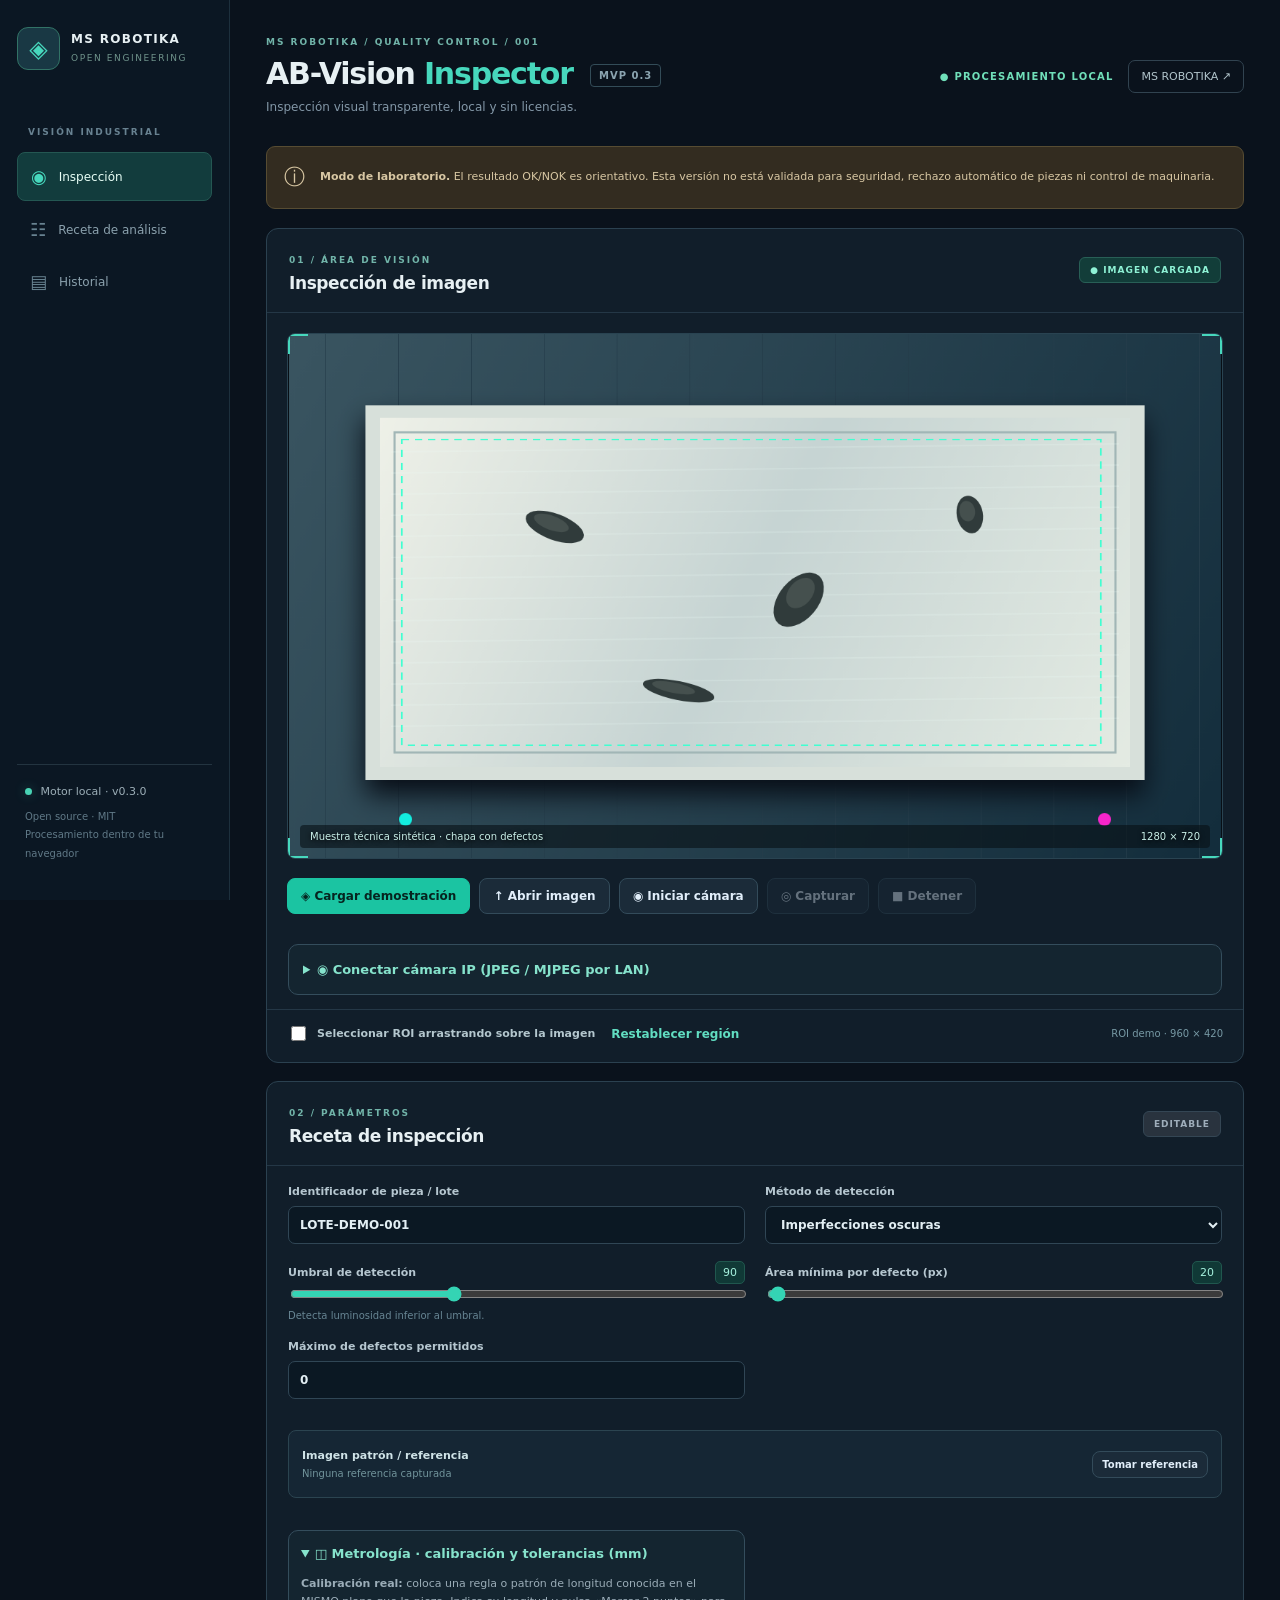
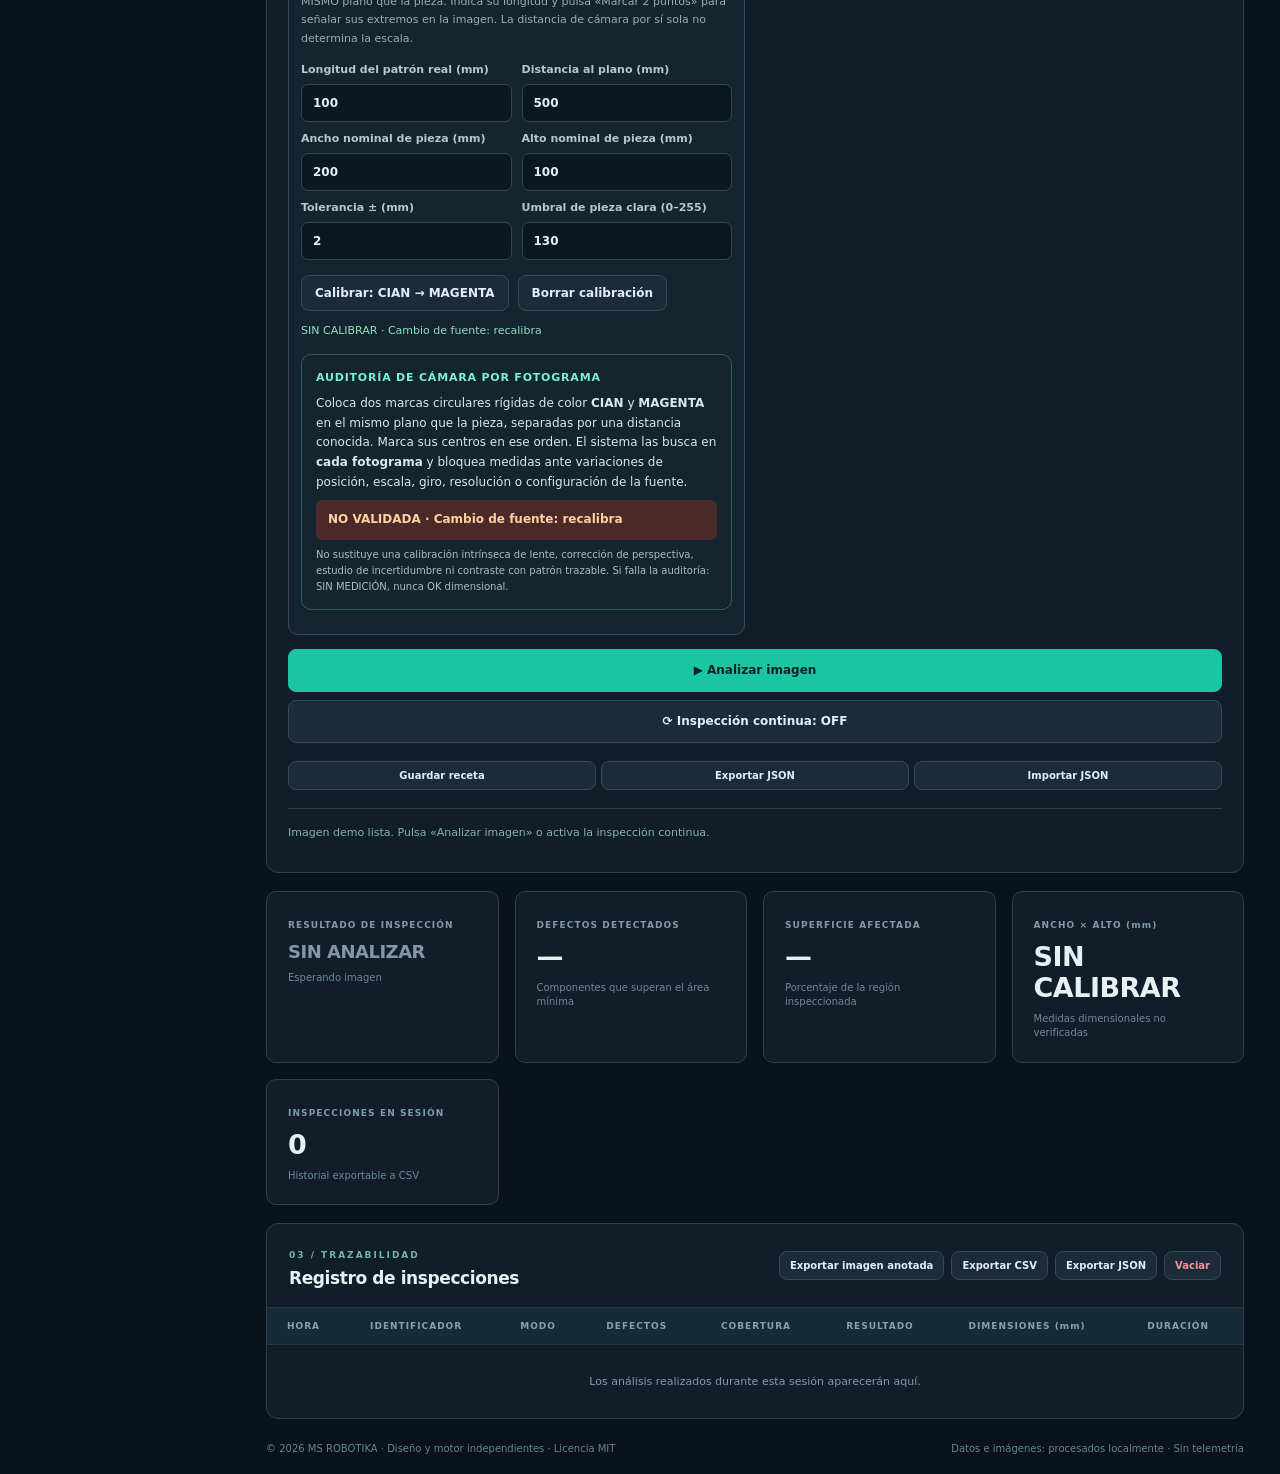
<file: AB-Vision-Inspector-PORTABLE.html>
<!doctype html>
<html lang="es"><head><meta charset="UTF-8"><meta name="viewport" content="width=device-width,initial-scale=1">
<meta name="description" content="AB-Vision Inspector: inspección visual industrial abierta, local y gratuita. MS ROBOTIKA.">
<title>AB-Vision Inspector — MS ROBOTIKA · Sin instalación</title><style>
/* SPDX-License-Identifier: MIT · Copyright (c) 2026 MS ROBOTIKA */
:root{font-family:Inter,'Segoe UI',system-ui,sans-serif;background:#0a121c;color:#e7f0f3;font-synthesis:none;--ink:#09121b;--panel:#111e2a;--line:#233746;--muted:#8498a6;--cyan:#47d8bd;--lime:#a2f0dc;--red:#ff7381}*{box-sizing:border-box}body{margin:0;min-height:100vh}button,input,select{font:inherit}button,.button,.flat{cursor:pointer;background:#1b2b39;border:1px solid #334b5a;color:#e1eefa;padding:10px 13px;border-radius:8px;font-size:12px;font-weight:650;transition:.16s ease}button:hover,.button:hover{border-color:#5f948e;background:#243b47}button:focus-visible,a:focus-visible,input:focus-visible,select:focus-visible{outline:2px solid var(--cyan);outline-offset:2px}button:disabled{opacity:.4;cursor:not-allowed}a{color:inherit;text-decoration:none}.shell{display:flex}.side{position:fixed;inset:0 auto 0 0;width:230px;background:#0b1723;border-right:1px solid #1d303d;padding:27px 17px;display:flex;flex-direction:column;z-index:2}.logo{display:flex;align-items:center;gap:11px}.logo-icon{display:grid;place-items:center;background:#193844;border:1px solid #327366;border-radius:11px;width:43px;height:43px;font-size:24px;color:var(--cyan)}.logo strong{font-size:12px;letter-spacing:1.3px;display:block}.logo small{font-size:9px;color:#70948c;letter-spacing:1.6px}.side-caption{font-size:9px;color:#688291;letter-spacing:2px;font-weight:800;margin:57px 11px 15px}.side nav{display:grid;gap:5px}.side nav a{border-radius:8px;color:#8ba1ad;padding:13px;font-size:12px;display:flex;align-items:center;gap:12px}.side nav a span{color:#688391;font-size:18px}.side nav a:hover{background:#152a36}.side nav a.active{background:#123c3d;color:#e8fff7;border:1px solid #245752}.side nav a.active span{color:var(--cyan)}.side-bottom{margin-top:auto;border-top:1px solid #233440;padding:20px 8px 0;font-size:11px;color:#9caeb7}.side-bottom p{line-height:1.85;color:#607987;font-size:10px}.online-indicator{display:inline-block;background:#48d3b4;width:7px;height:7px;border-radius:50%;box-shadow:0 0 12px #48d3b455;margin-right:5px}main{margin-left:230px;padding:30px 36px 20px;width:calc(100% - 230px);max-width:1800px}.topbar{display:flex;justify-content:space-between;gap:20px;align-items:center;margin-bottom:23px}.breadcrumb,.overline{font-size:9px;color:#71b4a9;font-weight:750;letter-spacing:2px}h1{font-size:30px;letter-spacing:-1.2px;margin:7px 0}h1 em{color:var(--cyan);font-style:normal}.version{font-size:10px;letter-spacing:1px;color:#8ba4b0;border:1px solid #334c58;border-radius:4px;padding:5px 8px;vertical-align:middle;margin-left:8px}.lead{color:#8397a7;font-size:12px;margin:9px 0}.top-actions{display:flex;align-items:center;gap:15px}.privacy{font-size:10px;letter-spacing:1.2px;font-weight:800;color:#70dfb9}.ghost{border:1px solid #314350;border-radius:7px;padding:9px 12px;color:#b2c5cc;font-size:11px}.notice-rail{display:flex;align-items:center;gap:15px;border:1px solid #574c32;background:#332c20;border-radius:9px;padding:13px 17px;color:#d8c7a3;font-size:11px;line-height:1.65;margin-bottom:19px}.notice-icon{font-size:21px}.main-grid{display:grid;grid-template-columns:minmax(0,1.65fr) minmax(310px,.85fr);gap:18px}.work-card,.config-card,.history-card{border:1px solid #2b4150;background:#111e2a;border-radius:12px;min-width:0;overflow:hidden}.card-head{padding:19px 22px;display:flex;align-items:center;justify-content:space-between;gap:15px;border-bottom:1px solid #243746}.card-head h2{font-size:17px;letter-spacing:-.4px;margin:6px 0 0;font-weight:650}.live-status,.small-pill{font-size:9px;letter-spacing:1px;font-weight:800;background:#29333e;border:1px solid #344654;padding:7px 10px;border-radius:6px;color:#9faebb;white-space:nowrap}.live-status.ready{background:#123d39;border-color:#285f56;color:#8ef2d5}.viewer{background:#070e15;position:relative;margin:20px 20px 13px;border:1px solid #294351;border-radius:8px;overflow:hidden;aspect-ratio:16/9;display:flex;align-items:center}.viewer canvas{display:block;max-width:100%;width:100%;height:100%;object-fit:contain;touch-action:none;cursor:crosshair}.viewer-status{position:absolute;bottom:10px;left:12px;right:12px;display:flex;justify-content:space-between;gap:10px;pointer-events:none;font-size:10px;color:#c9efe8;text-shadow:0 1px 5px #000;background:#070f1499;border-radius:4px;padding:6px 10px}.viewer-corner{position:absolute;width:20px;height:20px;pointer-events:none;border-color:var(--cyan);border-style:solid}.tl{top:0;left:0;border-width:2px 0 0 2px}.tr{top:0;right:0;border-width:2px 2px 0 0}.bl{bottom:0;left:0;border-width:0 0 2px 2px}.br{bottom:0;right:0;border-width:0 2px 2px 0}.tool-bar{display:flex;flex-wrap:wrap;align-items:center;gap:9px;padding:6px 20px 16px}.primary{background:#1bc4a2!important;border-color:#1bc4a2!important;color:#06241f!important}.primary:hover{background:#57e5c7!important}.file-button{position:relative;display:inline-flex;align-items:center;justify-content:center}.file-button input{position:absolute;width:1px;height:1px;opacity:0;overflow:hidden;top:0;left:0}.selection-bar{padding:13px 20px 18px;border-top:1px solid #243746;display:flex;gap:13px;align-items:center;flex-wrap:wrap}.check{display:flex;align-items:center;gap:8px;color:#b4c7ce;font-size:11px}.check input{accent-color:#31d2b2;width:15px;height:15px}.text-button{background:transparent;border:0;padding:3px;color:#61ddc1}.selection-bar>span{color:#7799a4;font-size:10px;margin-left:auto}.config-body{padding:19px 21px}.config-body>label{display:block;margin-bottom:17px}label{font-size:11px;color:#b6c7d0;font-weight:600}input:not([type=range]):not([type=file]):not([type=checkbox]),select{border:1px solid #304655;background:#0b1823;color:#e3eff4;border-radius:7px;min-height:38px;padding:9px 11px;width:100%;display:block;margin-top:8px;font-size:12px}input[type=range]{width:100%;accent-color:#34d4b4;cursor:pointer}.parameter{margin-bottom:15px}.parameter-head{display:flex;justify-content:space-between;align-items:center}.parameter output{background:#103936;border:1px solid #20574e;color:#a6f3df;border-radius:5px;padding:4px 7px;font-size:11px;font-variant-numeric:tabular-nums}.parameter p{color:#678593;font-size:10px;margin:4px 0}.reference-box{border:1px solid #2b4450;background:#152634;display:flex;justify-content:space-between;align-items:center;gap:12px;padding:13px;border-radius:8px;margin:14px 0 18px}.reference-box strong{font-size:11px;color:#cfe3e7}.reference-box p{color:#71949b;font-size:10px;margin:5px 0}.tiny{padding:7px 9px;font-size:10px;white-space:nowrap}.config-actions{display:grid;gap:8px}.big{width:100%;min-height:43px}.recipe-actions{display:flex;flex-wrap:wrap;gap:5px;margin:18px 0}.recipe-actions .flat{font-size:10px;flex:1;padding:8px}.status-msg{border-top:1px solid #294350;padding-top:15px;font-size:11px;color:#83b4ad;line-height:1.65;min-height:45px}.status-msg.error{color:#ff98a0}.metrics{display:grid;grid-template-columns:repeat(4,minmax(0,1fr));gap:16px;margin:18px 0}.metric{background:#111e2a;border:1px solid #2b4150;padding:21px;border-radius:10px;min-width:0}.metric>span{font-size:9px;letter-spacing:1.1px;color:#819aa7;font-weight:750}.metric strong{display:block;font-size:27px;letter-spacing:-.5px;font-variant-numeric:tabular-nums;margin:9px 0}.metric .pending{font-size:18px;color:#8298a4}.metric .ok{color:#59e9bd}.metric .nok{color:#ff7787}.metric small{font-size:10px;color:#6e8795;line-height:1.45;display:block}.history-card .history-actions{display:flex;gap:7px;flex-wrap:wrap;justify-content:flex-end}.history-actions button{font-size:10px;padding:8px 10px}.destructive{color:#ff9199}.table-scroller{overflow:auto;max-height:350px}table{border-collapse:collapse;width:100%;min-width:700px;text-align:left}th{font-size:9px;color:#88a1ad;letter-spacing:1px;background:#172a38;padding:13px 20px;font-weight:700}td{font-size:11px;color:#b8c8d0;border-top:1px solid #243846;padding:13px 20px}td:first-child{color:#829bac}td.good{color:#6ce9be;font-weight:800}td.bad{color:#ff8093;font-weight:800}.empty{text-align:center;color:#7b929d;padding:30px}footer{margin:24px 0 0;display:flex;justify-content:space-between;gap:15px;flex-wrap:wrap;font-size:10px;color:#688492}@media(max-width:1350px){.main-grid{grid-template-columns:1fr}.config-body{display:grid;grid-template-columns:repeat(2,1fr);gap:0 20px}.config-actions,.recipe-actions,.reference-box,.status-msg{grid-column:1/-1}}@media(max-width:1100px){.side{width:190px;padding:22px 11px}main{width:calc(100% - 190px);margin-left:190px;padding:25px 20px}.metrics{grid-template-columns:repeat(2,minmax(0,1fr))}.top-actions{display:none}}@media(max-width:700px){.shell{display:block}.side{position:static;width:auto;padding:15px 18px}.side-caption,.side-bottom{display:none}.side nav{display:flex;gap:6px;overflow-x:auto;margin-top:12px}.side nav a{white-space:nowrap;padding:9px}.side nav a span{display:none}main{margin:0;width:100%;padding:22px 13px}h1{font-size:24px}.card-head{padding:15px}.viewer{margin:12px 11px}.tool-bar{padding:6px 11px 15px}.tool-bar button,.tool-bar .button{flex:1;white-space:nowrap}.selection-bar{padding:12px}.config-body{display:block;padding:16px}.metric{padding:15px}.metric strong{font-size:22px}.history-card .card-head{align-items:flex-start;flex-direction:column}.metric>span{line-height:1.5;display:block}.version{font-size:8px}.notice-rail{align-items:flex-start}}
/* 0.2: calibrated measurements and LAN IP camera controls */
.connect-panels{margin:10px 21px 0}.connection-box,.calibration-box{border:1px solid #344d5c;border-radius:10px;padding:14px;margin:14px 0;background:rgba(22,39,50,.8)}
.connection-box summary,.calibration-box summary{cursor:pointer;font-size:13px;font-weight:700;color:#86e3cc;padding:3px 0}
.connection-grid,.cal-grid{display:grid;grid-template-columns:repeat(2,minmax(0,1fr));gap:10px;margin:15px 0}
.connection-grid input,.connection-grid select,.cal-grid input{width:100%;min-width:0}
.calibration-box{margin:14px 0;padding:12px}.small-muted{font-size:11px;line-height:1.65;color:#9badb8;margin:11px 0}
.ip-actions,.cal-actions{display:flex;gap:9px;align-items:center;flex-wrap:wrap;margin-top:12px}
#ip-state{font-size:11px;color:#80c7b4}.small-muted code{word-break:break-word}
#calibration-status{color:#91debc;min-height:20px}
.calibration-box input{color:#183440;background:white}
@media(max-width:620px){.connection-grid,.cal-grid{grid-template-columns:1fr}.connect-panels{margin:10px 9px 0}}

/* Cámara y auditoría metrológica de cada fotograma */
.camera-audit{background:#13252e;border:1px solid #315d65;border-radius:10px;padding:14px;margin:12px 0;color:#d5eaed;font-size:12px;line-height:1.65}
.camera-audit>strong{display:block;letter-spacing:.8px;font-size:11px;color:#7bf0cf}
.camera-audit p{margin:7px 0}
.camera-audit small{display:block;color:#aabfc6;line-height:1.6}
.audit-indicator{font-weight:700;padding:10px 12px;border-radius:6px;overflow-wrap:anywhere}
.audit-good{background:#123c30;color:#75f7bc}
.audit-bad{background:#492a29;color:#ffd1a2}

</style>
</head>
<body>
<div class="shell">
<aside class="side">
  <div class="logo"><span class="logo-icon">◈</span><div><strong>MS ROBOTIKA</strong><small>OPEN ENGINEERING</small></div></div>
  <p class="side-caption">VISIÓN INDUSTRIAL</p>
  <nav><a href="#vision" class="active"><span>◉</span> Inspección</a><a href="#config"><span>☷</span> Receta de análisis</a><a href="#history"><span>▤</span> Historial</a></nav>
  <div class="side-bottom"><span class="online-indicator"></span> Motor local · v0.3.0<p>Open source · MIT<br>Procesamiento dentro de tu navegador</p></div>
</aside>
<main>
<header class="topbar"><div><span class="breadcrumb">MS ROBOTIKA / QUALITY CONTROL / 001</span><h1>AB-Vision <em>Inspector</em> <span class="version">MVP 0.3</span></h1><p class="lead">Inspección visual transparente, local y sin licencias.</p></div><div class="top-actions"><span class="privacy">● PROCESAMIENTO LOCAL</span><a class="ghost documentation" href="https://github.com/msrobotika" target="_blank" rel="noopener">MS ROBOTIKA ↗</a></div></header>
<div class="notice-rail"><span class="notice-icon">ⓘ</span><div><strong>Modo de laboratorio.</strong> El resultado OK/NOK es orientativo. Esta versión no está validada para seguridad, rechazo automático de piezas ni control de maquinaria.</div></div>
<div class="main-grid">
<section class="work-card" id="vision"><div class="card-head"><div><span class="overline">01 / ÁREA DE VISIÓN</span><h2>Inspección de imagen</h2></div><span class="live-status" id="feed-status">● SIN FUENTE</span></div>
  <div class="viewer"><canvas id="overlay" width="1280" height="720" aria-label="Área de inspección: arrastra para seleccionar región de interés"></canvas><video id="camera-video" autoplay muted playsinline hidden></video><div class="viewer-status"><span id="source-label">Imagen de demostración</span><span id="image-size">1280 × 720</span></div><div class="viewer-corner tl"></div><div class="viewer-corner tr"></div><div class="viewer-corner bl"></div><div class="viewer-corner br"></div></div>
  <div class="tool-bar"><button id="demo" class="primary">◈ Cargar demostración</button><label class="button file-button">↑ Abrir imagen<input id="image-file" type="file" accept="image/png,image/jpeg,image/webp,image/bmp"></label><button id="camera-start">◉ Iniciar cámara</button><button id="capture" disabled>◎ Capturar</button><button id="camera-stop" disabled>■ Detener</button></div>

  <div class="connect-panels">
  <details class="connection-box" id="ip-camera-panel"><summary>◉ Conectar cámara IP (JPEG / MJPEG por LAN)</summary>
  <div class="connection-grid">
    <label>IPv4 privada de la cámara<input id="ip-address" inputmode="decimal" placeholder="192.168.1.50" autocomplete="off"></label>
    <label>Protocolo<select id="ip-protocol"><option value="http">HTTP</option><option value="https">HTTPS certificado válido</option></select></label>
    <label>Puerto HTTP(S)<input id="ip-port" type="number" min="1" max="65535" value="80"></label>
    <label>Ruta del snapshot JPEG o MJPEG<input id="ip-path" value="/snapshot.jpg" placeholder="/snapshot.jpg o /video.mjpg"></label>
    <label>Usuario (si usa Basic)<input id="ip-user" maxlength="128" autocomplete="off"></label>
    <label>Contraseña (no se guarda)<input id="ip-password" type="password" maxlength="256" autocomplete="off"></label>
  </div>
  <label class="check"><input id="ip-approved" type="checkbox">Autorizo expresamente conectarme a esta cámara de mi red privada.</label>
  <div class="ip-actions"><button id="ip-connect" type="button">Conectar y captar</button><button id="ip-disconnect" type="button" disabled>Desconectar IP</button><span id="ip-state">Sin conexión IP</span></div>
  <p class="small-muted">Ejemplos de URL de cámara: <code>http://192.168.1.50:80/snapshot.jpg</code> o ruta MJPEG. Solo IPv4 privada; RTSP, ONVIF y Digest pendientes. El servidor local obtiene cada fotograma; imágenes y credenciales no se envían a Internet.</p>
  </details>
  </div>
  <div class="selection-bar"><label class="check"><input type="checkbox" id="roi-mode"><span>Seleccionar ROI arrastrando sobre la imagen</span></label><button class="text-button" id="roi-reset">Restablecer región</button><span id="roi-label">Imagen completa</span></div>
</section>
<section class="config-card" id="config"><div class="card-head"><div><span class="overline">02 / PARÁMETROS</span><h2>Receta de inspección</h2></div><span class="small-pill">EDITABLE</span></div>
  <div class="config-body"><label>Identificador de pieza / lote<input type="text" id="lot" value="LOTE-DEMO-001" maxlength="64" placeholder="Ej. PCB-LINEA-01"></label>
  <label>Método de detección<select id="mode"><option value="dark">Imperfecciones oscuras</option><option value="light">Zonas claras</option><option value="reference">Diferencia frente a referencia</option></select></label>
  <div class="parameter"><div class="parameter-head"><label for="threshold">Umbral de detección</label><output id="threshold-value">90</output></div><input type="range" id="threshold" min="0" max="255" value="90"><p id="threshold-hint">Píxeles con luminosidad inferior a 90.</p></div>
  <div class="parameter"><div class="parameter-head"><label for="min-area">Área mínima por defecto (px)</label><output id="min-area-value">20</output></div><input type="range" id="min-area" min="1" max="3000" value="20"></div>
  <label>Máximo de defectos permitidos<input type="number" id="max-defects" min="0" max="10000" value="0"></label>
  <div class="reference-box"><div><strong>Imagen patrón / referencia</strong><p id="reference-label">Ninguna referencia capturada</p></div><button id="set-reference" class="tiny">Tomar referencia</button></div>
  <details id="calibration-panel" class="calibration-box" open><summary>◫ Metrología · calibración y tolerancias (mm)</summary>
    <p class="small-muted"><strong>Calibración real:</strong> coloca una regla o patrón de longitud conocida en el MISMO plano que la pieza. Indica su longitud y pulsa «Marcar 2 puntos» para señalar sus extremos en la imagen. La distancia de cámara por sí sola no determina la escala.</p>
    <div class="cal-grid">
      <label>Longitud del patrón real (mm)<input id="reference-mm" type="number" min="0.01" max="100000" step="any" value="100"></label>
      <label>Distancia al plano (mm)<input id="distance-mm" type="number" min="1" max="100000" step="any" value="500"></label>
      <label>Ancho nominal de pieza (mm)<input id="nominal-width" type="number" min="0.01" max="100000" step="any" value="200"></label>
      <label>Alto nominal de pieza (mm)<input id="nominal-height" type="number" min="0.01" max="100000" step="any" value="100"></label>
      <label>Tolerancia ± (mm)<input id="dimension-tolerance" type="number" min="0" max="10000" step="any" value="2"></label>
      <label>Umbral de pieza clara (0–255)<input id="piece-threshold" type="number" min="0" max="255" value="130"></label>
    </div>
    <div class="cal-actions"><button id="mark-scale" type="button">Calibrar: CIAN → MAGENTA</button><button id="clear-scale" type="button">Borrar calibración</button></div>
    <p id="calibration-status" class="small-muted" aria-live="polite">SIN CALIBRAR · Primero captura una imagen con patrón real.</p>
    <div class="camera-audit"><strong>AUDITORÍA DE CÁMARA POR FOTOGRAMA</strong>
      <p>Coloca dos marcas circulares rígidas de color <b>CIAN</b> y <b>MAGENTA</b> en el mismo plano que la pieza, separadas por una distancia conocida. Marca sus centros en ese orden. El sistema las busca en <strong>cada fotograma</strong> y bloquea medidas ante variaciones de posición, escala, giro, resolución o configuración de la fuente.</p>
      <p id="audit-status" class="audit-indicator audit-bad" aria-live="polite">NO VALIDADA · Falta patrón de calibración físico.</p>
      <small>No sustituye una calibración intrínseca de lente, corrección de perspectiva, estudio de incertidumbre ni contraste con patrón trazable. Si falla la auditoría: SIN MEDICIÓN, nunca OK dimensional.</small>
    </div>
  </details>
  <div class="config-actions"><button id="analyze" class="big primary">▶ Analizar imagen</button><button id="auto" class="big">⟳ Inspección continua: OFF</button></div>
  <div class="recipe-actions"><button id="save-recipe" class="flat">Guardar receta</button><button id="export-recipe" class="flat">Exportar JSON</button><label class="flat file-button">Importar JSON<input id="recipe-file" type="file" accept="application/json,.json"></label></div>
  <div class="status-msg" id="message" role="status" aria-live="polite">Listo para inspeccionar. Puedes empezar con la demostración.</div>
  </div></section>
</div>
<div class="metrics"><div class="metric"><span>RESULTADO DE INSPECCIÓN</span><strong id="verdict" class="pending">SIN ANALIZAR</strong><small id="duration">Esperando imagen</small></div><div class="metric"><span>DEFECTOS DETECTADOS</span><strong id="defects">—</strong><small>Componentes que superan el área mínima</small></div><div class="metric"><span>SUPERFICIE AFECTADA</span><strong id="coverage">—</strong><small>Porcentaje de la región inspeccionada</small></div><div class="metric"><span>ANCHO × ALTO (mm)</span><strong id="measured-size">SIN CALIBRAR</strong><small id="dimension-status">Sin metrología verificada</small></div><div class="metric"><span>INSPECCIONES EN SESIÓN</span><strong id="count">0</strong><small>Historial exportable a CSV</small></div></div>
<section class="history-card" id="history"><div class="card-head"><div><span class="overline">03 / TRAZABILIDAD</span><h2>Registro de inspecciones</h2></div><div class="history-actions"><button id="save-png">Exportar imagen anotada</button><button id="export-csv">Exportar CSV</button><button id="export-json">Exportar JSON</button><button id="clear-history" class="destructive">Vaciar</button></div></div>
  <div class="table-scroller"><table><thead><tr><th>HORA</th><th>IDENTIFICADOR</th><th>MODO</th><th>DEFECTOS</th><th>COBERTURA</th><th>RESULTADO</th><th>DIMENSIONES (mm)</th><th>DURACIÓN</th></tr></thead><tbody id="history-rows"><tr><td colspan="8" class="empty">Los análisis realizados durante esta sesión aparecerán aquí.</td></tr></tbody></table></div></section>
<footer><span>© 2026 MS ROBOTIKA · Diseño y motor independientes · Licencia MIT</span><span>Datos e imágenes: procesados localmente · Sin telemetría</span></footer>
</main></div>
<canvas id="source" width="1280" height="720" hidden></canvas>
<script>
/* SPDX-License-Identifier: MIT
 * Copyright (c) 2026 MS ROBOTIKA
 * Original, dependency-free image segmentation and connected component analyzer.
 */
(function (root, factory) {
  const core = factory();
  if (typeof module === 'object' && module.exports) module.exports = core;
  else root.ABVisionCore = core;
})(typeof globalThis !== 'undefined' ? globalThis : this, function () {
  'use strict';

  const MODES = ['dark', 'light', 'reference'];
  const MAX_PIXELS = 2_000_000;
  function integer(value, lo, hi, label) {
    if (!Number.isInteger(value) || value < lo || value > hi)
      throw new RangeError(label + ' debe estar entre ' + lo + ' y ' + hi);
    return value;
  }
  function validateImage(image, label) {
    if (!image || typeof image !== 'object') throw new TypeError(label + ' no es una imagen');
    const width = integer(image.width, 1, 4096, 'Ancho'), height = integer(image.height, 1, 4096, 'Alto');
    if (width * height > MAX_PIXELS) throw new RangeError('Imagen demasiado grande (máximo 2 millones de píxeles)');
    if (!(image.data instanceof Uint8ClampedArray) || image.data.length !== width * height * 4)
      throw new TypeError(label + ': datos RGBA inválidos');
    return { width, height };
  }
  function clampRect(rect, width, height) {
    if (!rect) return {x: 0, y: 0, width, height};
    for (const key of ['x','y','width','height'])
      if (!Number.isFinite(rect[key])) throw new TypeError('ROI inválida: '+key);
    const x = Math.max(0, Math.min(width - 1, Math.floor(rect.x)));
    const y = Math.max(0, Math.min(height - 1, Math.floor(rect.y)));
    const endX = Math.max(x + 1, Math.min(width, Math.ceil(rect.x + rect.width)));
    const endY = Math.max(y + 1, Math.min(height, Math.ceil(rect.y + rect.height)));
    return {x, y, width: endX-x, height: endY-y};
  }
  function validateRecipe(recipe) {
    if (!recipe || typeof recipe !== 'object') throw new TypeError('Configuración de inspección inválida');
    const mode = recipe.mode;
    if (!MODES.includes(mode)) throw new RangeError('Modo de inspección desconocido');
    return {
      mode,
      threshold: integer(Number(recipe.threshold), 0, 255, 'Umbral'),
      minArea: integer(Number(recipe.minArea), 1, 500000, 'Área mínima'),
      maxDefects: integer(Number(recipe.maxDefects), 0, 10000, 'Máximo de defectos'),
    };
  }
  function inspect(image, recipe, options = {}) {
    const {width, height} = validateImage(image, 'Imagen de entrada');
    const rule = validateRecipe(recipe), rect = clampRect(options.roi, width, height);
    const ref = options.reference;
    if (rule.mode === 'reference') {
      const referenceDimensions = validateImage(ref, 'Imagen de referencia');
      if (referenceDimensions.width !== width || referenceDimensions.height !== height)
        throw new RangeError('La referencia debe tener las mismas dimensiones de imagen');
    }
    const total = width * height, mask = new Uint8Array(total), acceptedMask = new Uint8Array(total);
    const data = image.data, refData = ref?.data, xLimit = rect.x + rect.width, yLimit = rect.y + rect.height;
    let matchPixels = 0, luminanceSum = 0;
    for (let y = rect.y; y < yLimit; y++) for (let x = rect.x; x < xLimit; x++) {
      const i = y * width + x, p = i * 4;
      const lum = (77 * data[p] + 150 * data[p + 1] + 29 * data[p + 2]) >> 8;
      luminanceSum += lum;
      const isCandidate = rule.mode === 'dark' ? lum < rule.threshold
        : rule.mode === 'light' ? lum > rule.threshold
        : Math.max(Math.abs(data[p] - refData[p]), Math.abs(data[p+1] - refData[p+1]), Math.abs(data[p+2] - refData[p+2])) > rule.threshold;
      if (isCandidate) {mask[i] = 1; matchPixels++;}
    }
    // Four-connected deterministic flood fill; never uses external computer-vision packages.
    const queue = new Uint32Array(rect.width * rect.height), components = [];
    let defectPixels = 0, discarded = 0;
    for (let y=rect.y; y<yLimit; y++) for (let x=rect.x; x<xLimit; x++) {
      const first = y*width+x;
      if (mask[first] !== 1) continue;
      let front=0, back=1, minX=x, maxX=x, minY=y, maxY=y;
      queue[0]=first;mask[first]=2;
      while(front<back) {
        const index=queue[front++], px=index%width, py=(index-px)/width;
        if(px<minX)minX=px;if(px>maxX)maxX=px;
        if(py<minY)minY=py;if(py>maxY)maxY=py;
        const next=[px>rect.x?index-1:-1,px+1<xLimit?index+1:-1,py>rect.y?index-width:-1,py+1<yLimit?index+width:-1];
        for(let j=0;j<4;j++) {const v=next[j];if(v>=0&&mask[v]===1){mask[v]=2;queue[back++]=v;}}
      }
      if(back<rule.minArea){discarded++;continue;}
      defectPixels+=back;
      for(let k=0;k<back;k++) acceptedMask[queue[k]]=1;
      components.push({x:minX,y:minY,width:maxX-minX+1,height:maxY-minY+1,area:back,
        centerX:Math.round((maxX+minX)/2),centerY:Math.round((maxY+minY)/2)});
    }
    components.sort((a,b)=>b.area-a.area||a.y-b.y||a.x-b.x);
    return {
      verdict: components.length<=rule.maxDefects?'OK':'NOK',
      width,height,roi:rect,mode:rule.mode,threshold:rule.threshold,minArea:rule.minArea,
      maxDefects:rule.maxDefects,defectCount:components.length,defectPixels,
      candidatePixels:matchPixels,discardedComponents:discarded,
      coveragePercent:Number((100*defectPixels/(rect.width*rect.height)).toFixed(3)),
      meanLuminance:Number((luminanceSum/(rect.width*rect.height)).toFixed(2)),
      boxes:components,mask:acceptedMask,
    };
  }

  // Per-frame audit of two physical color fiducials on the piece's measurement plane.
  // This checks scale/translation/rotation, not lens distortion or Z pose. It is fail-closed.
  const FIDUCIAL_COLORS = ['cyan', 'magenta'];
  function isFiducialPixel(data, offset, color) {
    const r=data[offset],g=data[offset+1],b=data[offset+2];
    return color==='cyan' ? r<95 && g>160 && b>120 && g>r*1.8 && b>r*1.5
      : r>160 && b>130 && g<115 && r>g*1.8 && b>g*1.7;
  }
  function locateFiducial(image, point, color, radius=20) {
    const {width,height}=validateImage(image,'Fotograma');
    if(!point||!Number.isFinite(point.x)||!Number.isFinite(point.y))return null;
    if(!FIDUCIAL_COLORS.includes(color))return null;
    const rr=Math.round(Math.min(40,Math.max(8,radius)));
    let total=0,sx=0,sy=0,minX=width,maxX=-1,minY=height,maxY=-1;
    for(let y=Math.max(0,Math.floor(point.y)-rr);y<=Math.min(height-1,Math.ceil(point.y)+rr);y++) {
      for(let x=Math.max(0,Math.floor(point.x)-rr);x<=Math.min(width-1,Math.ceil(point.x)+rr);x++) {
        if((x-point.x)**2+(y-point.y)**2>rr*rr)continue;
        if(isFiducialPixel(image.data,(y*width+x)*4,color)) {
          total++;sx+=x;sy+=y;
          if(x<minX)minX=x;if(x>maxX)maxX=x;if(y<minY)minY=y;if(y>maxY)maxY=y;
        }
      }
    }
    // Reject colored isolated noise and elongated streaks.
    if(total<15||maxX-minX<3||maxY-minY<3)return null;
    const ratio=(maxX-minX+1)/(maxY-minY+1);
    if(ratio<.5||ratio>2)return null;
    return {x:sx/total,y:sy/total,pixels:total,width:maxX-minX+1,height:maxY-minY+1};
  }
  function createAuditedCalibration(image, selections, referenceMm, distanceMm, sourceId) {
    const {width,height}=validateImage(image,'Fotograma de calibración');
    if(!Array.isArray(selections)||selections.length!==2)throw new RangeError('Marca dos referencias físicas');
    if(typeof sourceId!=='string'||!sourceId||sourceId.length>512)
      throw new RangeError('Identificación de cámara ausente');
    if(!Number.isFinite(referenceMm)||referenceMm<=0||!Number.isFinite(distanceMm)||distanceMm<=0)
      throw new RangeError('Patrón y distancia deben ser positivos');
    const markers=selections.map((selection,i)=>locateFiducial(image,selection,FIDUCIAL_COLORS[i],20));
    if(markers.some(x=>!x))throw new RangeError('No se detectan ambas marcas: primero cian, después magenta, 2 colores distintos y visibles');
    const referencePixels=Math.hypot(markers[0].x-markers[1].x,markers[0].y-markers[1].y);
    if(referencePixels<100)throw new RangeError('Separa las referencias al menos 100 píxeles para limitar la incertidumbre');
    const calibration={schema:3,auditRequired:true,referenceMm,referencePixels,
      workingDistanceMm:distanceMm,imageWidth:width,imageHeight:height,sourceId,
      markers:markers.map(({x,y,pixels},i)=>({x,y,pixels,color:FIDUCIAL_COLORS[i]})),
      mmPerPixel:referenceMm/referencePixels};
    return Object.freeze(calibration);
  }
  function auditCameraFrame(image, calibration, sourceId, options={}) {
    const {width,height}=validateImage(image,'Fotograma de auditoría');
    const invalid=reason=>({status:'INVALID',reason,uncertaintyMm:null,mmPerPixel:null});
    if(!calibration||!calibration.auditRequired||!Array.isArray(calibration.markers)||calibration.markers.length!==2)
      return invalid('Falta calibración auditable con dos fiduciales');
    if(calibration.sourceId!==sourceId)return invalid('La identidad/configuración de cámara cambió');
    if(calibration.imageWidth!==width||calibration.imageHeight!==height)
      return invalid('Resolución de captura cambiada');
    let baseline;
    try {baseline=validateCalibration(calibration,width,height);}catch(error){return invalid(error.message);}
    const maxShift=options.maxShiftPx??12, maxScaleDrift=options.maxScaleDrift??.005,
      maxRotationDegrees=options.maxRotationDegrees??2;
    if(!Number.isFinite(maxShift)||maxShift<=0||maxShift>40||
       !Number.isFinite(maxScaleDrift)||maxScaleDrift<=0||maxScaleDrift>.05)
      return invalid('Parámetros de auditoría inválidos');
    const markers=calibration.markers.map(m=>locateFiducial(image,m,m.color,Math.max(18,maxShift+8)));
    if(markers.some(m=>!m))return invalid('No se ven las dos marcas físicas de control en este fotograma');
    for(let i=0;i<2;i++) {
      const pos=Math.hypot(markers[i].x-calibration.markers[i].x,markers[i].y-calibration.markers[i].y);
      if(pos>maxShift)return invalid('Marcadores desplazados: cámara/patrón/pieza posiblemente movidos');
      const baselineCount=calibration.markers[i].pixels;
      if(markers[i].pixels<baselineCount*.5||markers[i].pixels>baselineCount*1.7)
        return invalid('Tamaño/apariencia del marcador alterados: revisa enfoque, distancia e iluminación');
    }
    const dx=markers[1].x-markers[0].x,dy=markers[1].y-markers[0].y;
    const observed=Math.hypot(dx,dy);
    const drift=Math.abs(observed-calibration.referencePixels)/calibration.referencePixels;
    if(drift>maxScaleDrift)return invalid('Escala física fuera de tolerancia: deriva '+(drift*100).toFixed(3)+' %');
    const previousAngle=Math.atan2(calibration.markers[1].y-calibration.markers[0].y,
                                  calibration.markers[1].x-calibration.markers[0].x);
    const rotation=Math.atan2(Math.sin(Math.atan2(dy,dx)-previousAngle),
                              Math.cos(Math.atan2(dy,dx)-previousAngle))*180/Math.PI;
    if(Math.abs(rotation)>maxRotationDegrees)return invalid('Rotación relativa del patrón fuera de límite');
    const mmPerPixel=calibration.referenceMm/observed;
    // Conservative two-edge quantization + marker centroid detection uncertainty.
    const uncertaintyMm=3*mmPerPixel;
    return {status:'VERIFIED',reason:'Marcas presentes, escala y configuración de fuente verificadas',
      referencePixels:observed,scaleDriftPercent:drift*100,rotationDegrees:rotation,
      mmPerPixel,uncertaintyMm,markers};
  }

  // Calibrated metrology uses an independent reference of known physical length.
  // Distance alone is insufficient: focal length, resolution and lens distortion matter.
  function validateCalibration(calibration, width, height) {
    if (!calibration || typeof calibration !== 'object') throw new TypeError('Calibración inexistente');
    const {referenceMm, referencePixels, workingDistanceMm, imageWidth, imageHeight} = calibration;
    if (![referenceMm, referencePixels, workingDistanceMm].every(n => typeof n === 'number' && Number.isFinite(n) && n > 0))
      throw new RangeError('Referencia, píxeles y distancia deben ser positivos');
    if (referenceMm > 100000 || referencePixels > 10000 || workingDistanceMm > 100000)
      throw new RangeError('Valor fuera de rango');
    if (imageWidth !== width || imageHeight !== height)
      throw new RangeError('Resolución cambiada: recalibra la cámara');
    return {mmPerPixel:referenceMm/referencePixels, workingDistanceMm};
  }
  function measurePiece(image, settings = {}) {
    const {width,height} = validateImage(image,'Imagen de medición');
    const threshold=integer(Number(settings.threshold ?? 130),0,255,'Umbral de pieza');
    const minPixels=integer(Number(settings.minPixels ?? 100),1,2_000_000,'Área mínima de pieza');
    const labels=new Uint8Array(width*height),queue=new Uint32Array(width*height);
    const pixels=image.data;
    for(let i=0;i<width*height;i++){
      const p=i*4;
      const l=(77*pixels[p]+150*pixels[p+1]+29*pixels[p+2])>>8;
      labels[i]=l>=threshold?1:0;
    }
    let best=null;
    for(let y=0;y<height;y++)for(let x=0;x<width;x++){
      const first=y*width+x;
      if(labels[first]!==1)continue;
      let front=0,back=1,minX=x,minY=y,maxX=x,maxY=y;
      queue[0]=first;labels[first]=2;
      while(front<back){
        const n=queue[front++],px=n%width,py=(n-px)/width;
        if(px<minX)minX=px;if(px>maxX)maxX=px;
        if(py<minY)minY=py;if(py>maxY)maxY=py;
        const left=px>0?n-1:-1,right=px<width-1?n+1:-1,up=py>0?n-width:-1,down=py<height-1?n+width:-1;
        for(const candidate of [left,right,up,down]) if(candidate>=0&&labels[candidate]===1){labels[candidate]=2;queue[back++]=candidate;}
      }
      if(back>=minPixels&&(!best||back>best.area))
        best={x:minX,y:minY,width:maxX-minX+1,height:maxY-minY+1,area:back,
              touchesBorder:minX===0||minY===0||maxX===width-1||maxY===height-1};
    }
    return best;
  }
  function evaluateMeasurement(box, calibration, nominal, width, height, audit=null) {
    const scale=validateCalibration(calibration,width,height);
    if(calibration.auditRequired && (!audit||audit.status!=='VERIFIED'))
      return {status:'INVALID', reason:audit?.reason||'Auditoría de cámara ausente'};
    if(!box) return {status:'NO_PIECE', reason:'No se ha encontrado una pieza segmentable'};
    if(box.touchesBorder) return {status:'INVALID',reason:'La pieza toca el borde de la imagen; encuadra completamente'};
    const keys=['widthMm','heightMm','toleranceMm','currentDistanceMm'];
    if(!nominal||keys.some(k=>typeof nominal[k]!=='number'||!Number.isFinite(nominal[k])||nominal[k]<0))
      throw new RangeError('Dimensiones y tolerancias no válidas');
    if(nominal.widthMm<=0||nominal.heightMm<=0||nominal.currentDistanceMm<=0||nominal.toleranceMm>10000)
      throw new RangeError('Las dimensiones y distancia deben ser positivas');
    if(Math.abs(nominal.currentDistanceMm-scale.workingDistanceMm)>Math.max(1,scale.workingDistanceMm*.01))
      return {status:'INVALID',reason:'La distancia respecto a la calibración varió más del 1 % o de 1 mm'};
    const mmPerPixel=audit?.status==='VERIFIED'?audit.mmPerPixel:scale.mmPerPixel;
    const measuredWidthMm=box.width*mmPerPixel;
    const measuredHeightMm=box.height*mmPerPixel;
    const deviationWidthMm=measuredWidthMm-nominal.widthMm;
    const deviationHeightMm=measuredHeightMm-nominal.heightMm;
    const deviation=Math.max(Math.abs(deviationWidthMm),Math.abs(deviationHeightMm));
    const uncertaintyMm=audit?.status==='VERIFIED'?audit.uncertaintyMm:0;
    const status=deviation+uncertaintyMm<=nominal.toleranceMm?'OK':
      deviation-uncertaintyMm>nominal.toleranceMm?'NOK':'INDETERMINADO';
    return {status,measuredWidthMm,measuredHeightMm,deviationWidthMm,deviationHeightMm,
      mmPerPixel,uncertaintyMm,areaMm2:box.area*mmPerPixel**2,
      reason:status==='INDETERMINADO'?'Incertidumbre próxima a la tolerancia; revisión manual requerida':null};
  }
  return Object.freeze({inspect,validateRecipe,clampRect,MAX_PIXELS,
    validateCalibration,measurePiece,evaluateMeasurement,locateFiducial,
    createAuditedCalibration,auditCameraFrame});
});

/* SPDX-License-Identifier: MIT
 * Copyright (c) 2026 MS ROBOTIKA
 * Browser-only acquisition, reporting, visualization and configuration.
 */
(() => {
'use strict';
const $ = id => document.getElementById(id);
const core = window.ABVisionCore;
const source = $('source'), view = $('overlay');
const sctx = source.getContext('2d', {willReadFrequently:true}), vctx = view.getContext('2d');
const viewer = document.querySelector('.viewer');
let imageReady = false, reference = null, camera = null, stream = null, autoTimer = null;
let lastAnalysis = null, lastSource = '', selection = null, roi = null;
let entries = [], autoBusy = false, cameraDevices = [];
let ipActive=false, ipFetchBusy=false, ipAbort=null, calibration=null, marking=false, markPoints=[];
let nativeIpSize='', lastAudit=null;
let sessionToken=new URLSearchParams(location.hash.slice(1)).get('token') || '';
try{if(!sessionToken)sessionToken=sessionStorage.getItem('ab-vision-session')||'';
  if(sessionToken)sessionStorage.setItem('ab-vision-session',sessionToken);}catch{}
if(location.hash.includes('token='))history.replaceState(null,'',location.pathname);
const MAX_HISTORY=500;

function info(message, error=false) {
  $('message').textContent = String(message);
  $('message').classList.toggle('error', error);
}
function setFeed(message, active=false) {
  $('feed-status').textContent = message;
  $('feed-status').classList.toggle('ready', active);
}
function formatNumber(n) {return Number(n).toLocaleString('es-ES');}
function updateSizes(width,height) {
  if(calibration&&(calibration.imageWidth!==width||calibration.imageHeight!==height))invalidateCalibration('Resolución modificada; recalibra');
  source.width=view.width=width;
  source.height=view.height=height;
  viewer.style.aspectRatio=`${width} / ${height}`;
  $('image-size').textContent=`${width} × ${height}`;
  roi=null;
  $('roi-label').textContent='Imagen completa';
  if(reference&&(reference.width!==width||reference.height!==height)) {
    reference=null; $('reference-label').textContent='Referencias de distinto tamaño descartadas';
  }
}
function getFrame() {return sctx.getImageData(0,0,source.width,source.height);}
function renderPicture(result=null) {
  vctx.clearRect(0,0,view.width,view.height);
  vctx.drawImage(source,0,0);
  if(result){
    // Mask overlay is tied to the accepted connected components, not threshold-only pixels.
    const mask=result.mask,overlay=vctx.createImageData(view.width,view.height);
    for(let i=0;i<mask.length;i++) if(mask[i]){
      const p=i*4;overlay.data[p]=255;overlay.data[p+1]=66;overlay.data[p+2]=85;overlay.data[p+3]=115;
    }
    const temp=document.createElement('canvas');temp.width=view.width;temp.height=view.height;
    temp.getContext('2d').putImageData(overlay,0,0);vctx.drawImage(temp,0,0);
    vctx.strokeStyle='#ff6f87';vctx.lineWidth=Math.max(2,view.width/500);
    vctx.font=`bold ${Math.max(15,Math.round(view.width/80))}px system-ui`;
    result.boxes.slice(0,250).forEach((box,index)=>{
      vctx.strokeRect(box.x-.5,box.y-.5,box.width+1,box.height+1);
      const name=`D${index+1} · ${box.area}px`;
      const labelWidth=Math.ceil(vctx.measureText(name).width)+12;
      const lx=box.x,ly=Math.max(0,box.y-22);
      vctx.fillStyle='#ff687e';vctx.fillRect(lx,ly,labelWidth,22);
      vctx.fillStyle='#101921';vctx.fillText(name,lx+6,ly+16);
      vctx.fillStyle='#ff687e';
    });
  }
  if(lastAnalysis?.pieceBox){
    const b=lastAnalysis.pieceBox;
    vctx.save();vctx.strokeStyle='#22f0bc';vctx.lineWidth=Math.max(2,view.width/500);
    vctx.strokeRect(b.x,b.y,b.width,b.height);vctx.restore();
  }
  if(markPoints.length){vctx.save();vctx.strokeStyle='#25fbd5';vctx.fillStyle='#25fbd5';vctx.lineWidth=3;
    for(const pt of markPoints){vctx.beginPath();vctx.arc(pt.x,pt.y,Math.max(5,view.width/170),0,2*Math.PI);vctx.fill();}
    if(markPoints.length===2){vctx.beginPath();vctx.moveTo(markPoints[0].x,markPoints[0].y);vctx.lineTo(markPoints[1].x,markPoints[1].y);vctx.stroke();}
    vctx.restore();}
  const selected=selection||roi;
  if(selected){
    vctx.save();vctx.strokeStyle='#40ffd1';vctx.lineWidth=Math.max(2,view.width/600);
    vctx.setLineDash([10,8]);vctx.strokeRect(selected.x,selected.y,selected.width,selected.height);
    vctx.restore();
  }
}
function createDemo() {
  stopAuto();stopCamera();stopIp();invalidateCalibration('Cambio de fuente: recalibra');
  const width=1280,height=720;updateSizes(width,height);
  const bg=sctx.createLinearGradient(0,0,width,height);bg.addColorStop(0,'#3a5561');bg.addColorStop(1,'#132d3c');
  sctx.fillStyle=bg;sctx.fillRect(0,0,width,height);
  sctx.fillStyle='#253d4b';for(let x=50;x<1280;x+=100){sctx.fillRect(x,0,1,height)}
  sctx.save();sctx.shadowColor='#070d16';sctx.shadowBlur=35;sctx.shadowOffsetY=20;
  sctx.fillStyle='#d7e0da';sctx.fillRect(105,98,1070,515);sctx.restore();
  const metal=sctx.createLinearGradient(110,100,1140,620);metal.addColorStop(0,'#f0f2e9');metal.addColorStop(.5,'#c6d4d3');metal.addColorStop(1,'#e4ebe3');
  sctx.fillStyle=metal;sctx.fillRect(125,115,1030,480);
  sctx.strokeStyle='#a1b6b6';sctx.lineWidth=3;sctx.strokeRect(145,135,990,440);
  sctx.globalAlpha=.18;sctx.strokeStyle='#effffa';sctx.lineWidth=2;
  for(let i=0;i<14;i++){sctx.beginPath();sctx.moveTo(140,162+i*29);sctx.lineTo(1140,151+i*29);sctx.stroke()}sctx.globalAlpha=1;
  // Four deterministic high-contrast surface defects to validate segmentation.
  const marks=[{x:365,y:265,rx:42,ry:18,r:.35},{x:700,y:365,rx:27,ry:43,r:.7},{x:935,y:248,rx:18,ry:26,r:-.18},{x:535,y:490,rx:50,ry:13,r:.2}];
  for(const m of marks){sctx.save();sctx.translate(m.x,m.y);sctx.rotate(m.r);
    sctx.fillStyle='#303b3b';sctx.beginPath();sctx.ellipse(0,0,m.rx,m.ry,0,0,2*Math.PI);sctx.fill();
    sctx.fillStyle='#45504e';sctx.beginPath();sctx.ellipse(-m.rx*.15,-m.ry*.2,m.rx*.6,m.ry*.55,0,0,2*Math.PI);sctx.fill();sctx.restore();}
  // Test-only physical reference illustration: first cyan, second magenta.
  // For real cameras, PRINT or place equivalent fiducials on the same plane.
  for(const [x,y,color] of [[160,667,'#13eddf'],[1120,667,'#f725ca']]){
    sctx.fillStyle=color;sctx.beginPath();sctx.arc(x,y,9,0,2*Math.PI);sctx.fill();
  }
  roi={x:155,y:145,width:960,height:420};
  $('roi-label').textContent='ROI demo · 960 × 420';
  imageReady=true;lastSource='demo';lastAnalysis=null;
  $('source-label').textContent='Muestra técnica sintética · chapa con defectos';
  setFeed('● IMAGEN CARGADA',true);renderPicture();
  info('Imagen demo lista. Pulsa «Analizar imagen» o activa la inspección continua.');
}
async function openImage(file) {
  if(!file)return;
  if(file.size>20*1024*1024){info('Archivo demasiado grande (límite 20 MB).',true);return;}
  if(!['image/png','image/jpeg','image/webp','image/bmp'].includes(file.type)){info('Formato no admitido.',true);return;}
  stopAuto();stopCamera();stopIp();invalidateCalibration('Nueva imagen: recalibra');
  const url=URL.createObjectURL(file);
  try{
    const pic=await createImageBitmap(file);
    const scale=Math.min(1,Math.sqrt(1_900_000/(pic.width*pic.height)),1600/pic.width,1200/pic.height);
    const width=Math.max(1,Math.round(pic.width*scale)),height=Math.max(1,Math.round(pic.height*scale));
    updateSizes(width,height);sctx.clearRect(0,0,width,height);sctx.drawImage(pic,0,0,width,height);pic.close();
    imageReady=true;lastSource=file.name.slice(0,120);lastAnalysis=null;
    $('source-label').textContent='ARCHIVO · '+lastSource;
    setFeed('● IMAGEN CARGADA',true);renderPicture();
    info('Imagen cargada localmente. Haz una selección ROI si necesitas limitar el área.');
  }catch(err){info('No se pudo decodificar la imagen: '+err.message,true)}
  finally{URL.revokeObjectURL(url);$('image-file').value='';}
}
function captureFrame() {
  if(!stream||!camera||camera.readyState<2){invalidateCalibration('Cámara USB sin fotograma actual');info('La cámara no ha entregado un fotograma válido.',true);stopAuto();return false;}
  const width=camera.videoWidth,height=camera.videoHeight;
  if(!width||!height)return false;
  const scale=Math.min(1,Math.sqrt(1_900_000/(width*height)),1600/width,1200/height);
  const w=Math.max(1,Math.round(width*scale)),h=Math.max(1,Math.round(height*scale));
  if(source.width!==w||source.height!==h)updateSizes(w,h);
  sctx.drawImage(camera,0,0,w,h);
  imageReady=true;lastAnalysis=null;lastSource='webcam';$('source-label').textContent='CÁMARA · CAPTURA LOCAL';
  setFeed('● CÁMARA ACTIVA',true);renderPicture();return true;
}
async function startCamera() {
  if(!navigator.mediaDevices?.getUserMedia){info('La cámara requiere HTTPS o localhost y un navegador compatible.',true);return;}
  stopAuto();stopCamera();stopIp();invalidateCalibration('Cambio de cámara: recalibra');
  try{
    stream=await navigator.mediaDevices.getUserMedia({video:{width:{ideal:1280},height:{ideal:720},facingMode:'environment'},audio:false});
    camera=$('camera-video');camera.srcObject=stream;await camera.play();
    $('camera-start').disabled=true;$('camera-stop').disabled=false;$('capture').disabled=false;
    captureFrame();info('Cámara activa. Captura imagen para analizar o utiliza inspección continua.');
  }catch(err){stopCamera();info('No se pudo abrir la cámara: '+err.message,true);}
}
function stopCamera() {
  if(stream){stream.getTracks().forEach(track=>track.stop());stream=null;}
  if(camera){camera.pause();camera.srcObject=null;camera=null;}
  $('camera-start').disabled=false;$('camera-stop').disabled=true;$('capture').disabled=true;
  if(imageReady)setFeed('● IMAGEN CARGADA',true);else setFeed('● SIN FUENTE');
}
function recipe() {
  return core.validateRecipe({mode:$('mode').value,threshold:Number($('threshold').value),
    minArea:Number($('min-area').value),maxDefects:Number($('max-defects').value)});
}
function buildHistoryRow(entry) {
  const row=document.createElement('tr');
  const vals=[new Date(entry.time).toLocaleString('es-ES'),entry.lot,entry.mode,entry.defects,
    entry.coverage+'%',entry.verdict,entry.measuredWidthMm==null?'—':entry.measuredWidthMm.toFixed(2)+' × '+entry.measuredHeightMm.toFixed(2),entry.duration+' ms'];
  vals.forEach((v,i)=>{const cell=document.createElement('td');cell.textContent=String(v);
    if(i===5)cell.className=entry.verdict==='OK'?'good':'bad';row.append(cell);});return row;
}
function renderHistory() {
  $('history-rows').replaceChildren();
  if(!entries.length){const row=document.createElement('tr'),cell=document.createElement('td');cell.colSpan=8;cell.className='empty';cell.textContent='Los análisis realizados durante esta sesión aparecerán aquí.';row.append(cell);$('history-rows').append(row);return;}
  const frag=document.createDocumentFragment();entries.slice().reverse().forEach(item=>frag.append(buildHistoryRow(item)));
  $('history-rows').append(frag);
}
function inspectOnce() {
  if(!imageReady){info('Primero carga una imagen o captura de cámara.',true);return null;}
  try {
    const start=performance.now();
    const result=core.inspect(getFrame(),recipe(),{roi,reference});
    const ms=(performance.now()-start).toFixed(1);
    let dimensional=null,finalVerdict=result.verdict,box=null;
    const live=Boolean(stream||ipActive);
    let audit=null;
    if(calibration){
      audit=core.auditCameraFrame(getFrame(),calibration,sourceIdentity());
      lastAudit=audit;
      if(audit.status==='VERIFIED'){
        showAudit('VERIFICADA','Escala '+audit.scaleDriftPercent.toFixed(3)+' % · giro '+audit.rotationDegrees.toFixed(2)+'° · margen mínimo de discretización ±'+audit.uncertaintyMm.toFixed(3)+' mm');
        box=core.measurePiece(getFrame(),{threshold:Number($('piece-threshold').value),minPixels:100});
        dimensional=core.evaluateMeasurement(box,calibration,{
          widthMm:Number($('nominal-width').value),heightMm:Number($('nominal-height').value),
          toleranceMm:Number($('dimension-tolerance').value),currentDistanceMm:Number($('distance-mm').value)},
          result.width,result.height,audit);
      }else{
        dimensional={status:'INVALID',reason:audit.reason};
        showAudit('NO VALIDADA',audit.reason);
      }
      if(dimensional.status==='NOK')finalVerdict='NOK';
      else if(dimensional.status==='INDETERMINADO')finalVerdict='REVISAR';
      else if(dimensional.status!=='OK')finalVerdict='SIN MEDICIÓN';
    }else if(live){
      finalVerdict='SIN MEDICIÓN';
      showAudit('NO VALIDADA','Cámara sin patrón auditable; clasificación dimensional bloqueada');
    }else showAudit('NO VALIDADA','Solo inspección visual experimental sin verificación dimensional');
    result.pieceBox=box;
    lastAnalysis=result;
    const dims=dimensional?.measuredWidthMm!=null;
    $('measured-size').textContent=dims?
      dimensional.measuredWidthMm.toFixed(2)+' × '+dimensional.measuredHeightMm.toFixed(2):
      dimensional?.status==='INVALID'?'INVÁLIDA':'SIN CALIBRAR';
    $('dimension-status').textContent=dimensional?.reason|| (dims?'Ancho '+dimensional.deviationWidthMm.toFixed(2)+' mm · Alto '+dimensional.deviationHeightMm.toFixed(2)+' mm · '+dimensional.status:'Dimensiones aún sin verificar');
    $('verdict').textContent=finalVerdict;
    $('verdict').className=finalVerdict==='OK'?'ok':finalVerdict==='NOK'?'nok':'pending';
    $('defects').textContent=formatNumber(result.defectCount);
    $('coverage').textContent=result.coveragePercent.toLocaleString('es-ES')+'%';
    $('duration').textContent=ms+' ms · '+result.width+' × '+result.height;
    renderPicture(result);
    const row={time:new Date().toISOString(),lot:$('lot').value.trim()||'SIN-LOTE',source:lastSource,
      mode:result.mode,roi:result.roi,threshold:result.threshold,minArea:result.minArea,
      maxDefects:result.maxDefects,defects:result.defectCount,coverage:result.coveragePercent,
      verdict:finalVerdict,visualVerdict:result.verdict,dimensionStatus:dimensional?.status||'UNCALIBRATED',
      auditStatus:audit?.status||'NO_CALIBRATION',auditReason:audit?.reason||'No calibrada',
      auditScaleDriftPercent:audit?.scaleDriftPercent??null,auditRotationDegrees:audit?.rotationDegrees??null,
      auditUncertaintyMm:audit?.uncertaintyMm??null,sourceIdentity:sourceIdentity(),
      measuredWidthMm:dims?dimensional.measuredWidthMm:null,measuredHeightMm:dims?dimensional.measuredHeightMm:null,
      nominalWidthMm:Number($('nominal-width').value),nominalHeightMm:Number($('nominal-height').value),
      toleranceMm:Number($('dimension-tolerance').value),workingDistanceMm:Number($('distance-mm').value),
      mmPerPixel:audit?.mmPerPixel??null,duration:Number(ms),boxes:result.boxes.map(({x,y,width,height,area})=>({x,y,width,height,area}))};
    entries.push(row);if(entries.length>MAX_HISTORY)entries.shift();
    $('count').textContent=formatNumber(entries.length);renderHistory();
    info(result.defectCount+' defecto(s). Resultado '+finalVerdict+(dimensional?' · metrología '+dimensional.status:' · medidas sin calibrar')+'.');
    return result;
  }catch(err){info('No se pudo inspeccionar: '+err.message,true);return null;}
}
function stopAuto(){clearTimeout(autoTimer);autoTimer=null;$('auto').textContent='⟳ Inspección continua: OFF';}
async function autoCycle() {
  if(!autoTimer||autoBusy)return;
  autoBusy=true;
  try{if(ipActive){if(await fetchIpFrame())inspectOnce();}else if(stream){if(captureFrame())inspectOnce();}else{stopAuto();info('Inspección continua requiere cámara activa; no se repite una foto estática.',true);}}
  finally{autoBusy=false;}
  if(autoTimer)autoTimer=setTimeout(autoCycle,1500);
}
function toggleAuto(){if(autoTimer){stopAuto();info('Inspección continua detenida.');return;}
  if(!imageReady||(!stream&&!ipActive)){info('Inspección continua requiere cámara USB o IP activa, no imagen estática.',true);return;}
  autoTimer=setTimeout(autoCycle,50);$('auto').textContent='■ Inspección continua: ON';
  info('Inspección continua activa: aproximadamente una imagen cada 1,5 s; se detiene al ocultar la pestaña.');
}
function pointInCanvas(e){const r=view.getBoundingClientRect();return {
  x:Math.max(0,Math.min(view.width-1,Math.round((e.clientX-r.left)*view.width/r.width))),
  y:Math.max(0,Math.min(view.height-1,Math.round((e.clientY-r.top)*view.height/r.height)))};}
function applyRecipe(settings) {
  const valid=core.validateRecipe(settings);
  $('mode').value=valid.mode;$('threshold').value=valid.threshold;$('min-area').value=valid.minArea;
  $('max-defects').value=valid.maxDefects;updateSliders();
}
function updateSliders() {
  $('threshold-value').value=$('threshold').value;
  $('min-area-value').value=$('min-area').value;
  $('threshold-hint').textContent=$('mode').value==='dark'?'Detecta luminosidad inferior al umbral.':
    $('mode').value==='light'?'Detecta luminosidad superior al umbral.':'Detecta diferencia RGB máxima respecto a la referencia.';
}
function storeRecipe() {
  try{localStorage.setItem('ab-vision-recipe-v2',JSON.stringify({schema:2,recipe:recipe(),metrology:metrologySettings()}));info('Receta guardada en este navegador. Las imágenes NO se almacenan.');}
  catch(err){info('No se pudo guardar la receta: '+err.message,true);}
}
function download(filename,content,type) {
  const blob=content instanceof Blob?content:new Blob([content],{type});
  const url=URL.createObjectURL(blob),a=document.createElement('a');a.href=url;a.download=filename;
  document.body.append(a);a.click();a.remove();setTimeout(()=>URL.revokeObjectURL(url),2000);
}
function csvValue(value){let s=String(value??'');if(/^[\s]*[=+@\-]/.test(s)&&!/^\s*-?\d+(\.\d+)?\s*$/.test(s))s="'"+s;return '"'+s.replaceAll('"','""')+'"';}
function exportCsv() {
  if(!entries.length){info('Todavía no hay inspecciones que exportar.',true);return;}
  const columns=['time','lot','source','sourceIdentity','mode','defects','coverage','verdict','visualVerdict','dimensionStatus','auditStatus','auditReason','auditScaleDriftPercent','auditRotationDegrees','auditUncertaintyMm',
    'measuredWidthMm','measuredHeightMm','nominalWidthMm','nominalHeightMm','toleranceMm','workingDistanceMm',
    'mmPerPixel','duration','threshold','minArea','maxDefects'];
  const lines=[columns.map(csvValue).join(',')];
  entries.forEach(e=>lines.push(columns.map(k=>csvValue(e[k])).join(',')));
  download('AB-Vision-historial.csv','\uFEFF'+lines.join('\r\n')+'\r\n','text/csv;charset=utf-8');
  info('Histórico exportado a CSV.');
}
function exportAnnotated() {
  if(!imageReady){info('No hay imagen que exportar.',true);return;}
  view.toBlob(blob=>{if(blob)download('AB-Vision-Inspeccion.png',blob,'image/png');else info('No se pudo guardar el PNG.',true);},'image/png');
}
function takeReference() {
  if(!imageReady){info('Carga primero una imagen de referencia.',true);return;}
  reference=getFrame();
  $('reference-label').textContent=`Patrón ${reference.width}×${reference.height} · sesión actual`;
  info('Referencia fijada en memoria. Usa «Diferencia frente a referencia» sobre una imagen posterior alineada.');
}

function metrologySettings(){return {
  referenceMm:Number($('reference-mm').value),distanceMm:Number($('distance-mm').value),
  nominalWidthMm:Number($('nominal-width').value),nominalHeightMm:Number($('nominal-height').value),
  toleranceMm:Number($('dimension-tolerance').value),threshold:Number($('piece-threshold').value)};}
function applyMetrology(cfg){
  for(const [key,id] of [['referenceMm','reference-mm'],['distanceMm','distance-mm'],
    ['nominalWidthMm','nominal-width'],['nominalHeightMm','nominal-height'],
    ['toleranceMm','dimension-tolerance'],['threshold','piece-threshold']]){
    if(Number.isFinite(cfg[key])&&cfg[key]>=0)$(id).value=cfg[key];
  }
}
function invalidateCalibration(message='Sin calibrar'){
  calibration=null;lastAudit=null;marking=false;markPoints=[];
  $('calibration-status').textContent='SIN CALIBRAR · '+message;
  $('measured-size').textContent='SIN CALIBRAR';$('dimension-status').textContent='Medidas dimensionales no verificadas';
  if(['OK','NOK','REVISAR'].includes($('verdict').textContent)){$('verdict').textContent='SIN MEDICIÓN';$('verdict').className='pending';}
  showAudit('NO VALIDADA',message);
  if(imageReady)renderPicture(lastAnalysis);
}
function sourceIdentity(){
  if(ipActive) return 'ip:'+[$('ip-protocol').value,$('ip-address').value.trim(),$('ip-port').value,
    $('ip-path').value.trim(),nativeIpSize].join('|');
  if(stream){const t=stream.getVideoTracks()[0],m=t?.getSettings?.()||{};
    return 'webcam:'+JSON.stringify({deviceId:m.deviceId||'',width:m.width||0,height:m.height||0,
      zoom:m.zoom??null,focusDistance:m.focusDistance??null,resizeMode:m.resizeMode??null});}
  return 'static:'+lastSource;
}
function showAudit(status,message){
  const e=$('audit-status');e.textContent=status+' · '+message;
  e.className='audit-indicator '+(status==='VERIFICADA'?'audit-good':'audit-bad');
}
function calibrationClick(point){
  markPoints.push(point);
  if(markPoints.length!==2){info('Primera marca registrada (cian). Marca ahora el centro MAGENTA.',false);renderPicture(lastAnalysis);return;}
  marking=false;
  const referenceMm=Number($('reference-mm').value),workingDistanceMm=Number($('distance-mm').value);
  try{
    calibration=core.createAuditedCalibration(getFrame(),markPoints,referenceMm,workingDistanceMm,sourceIdentity());
    const audit=core.auditCameraFrame(getFrame(),calibration,sourceIdentity());
    if(audit.status!=='VERIFIED')throw Error(audit.reason);
    lastAudit=audit;
    $('calibration-status').textContent='CALIBRADA Y AUDITADA · '+calibration.mmPerPixel.toFixed(5)+
      ' mm/px · distancia nominal '+workingDistanceMm+' mm · '+source.width+'×'+source.height;
    showAudit('VERIFICADA','Referencia cian/magenta visible. Deriva de escala 0,000 %');
    info('Patrón detectado. Se volverán a verificar ambos marcadores EN CADA FOTOGRAMA.');
  }catch(error){calibration=null;lastAudit=null;markPoints=[];showAudit('NO VALIDADA',error.message);info('Calibración rechazada: '+error.message,true);}
  renderPicture(lastAnalysis);
}
function ipConfig(){return {ip:$('ip-address').value.trim(),protocol:$('ip-protocol').value,
  port:Number($('ip-port').value),path:$('ip-path').value.trim(),username:$('ip-user').value,
  password:$('ip-password').value,approved:$('ip-approved').checked};}
async function fetchIpFrame(){
  if(ipFetchBusy)return false;
  if(!sessionToken){info('Cámara IP requiere servidor Python: ejecuta serve.py y abre su URL completa.',true);stopAuto();return false;}
  ipFetchBusy=true;ipAbort=new AbortController();
  try{
    const response=await fetch('/api/ip-camera/frame',{method:'POST',cache:'no-store',signal:ipAbort.signal,
      headers:{'Content-Type':'application/json','X-AB-Vision-Session':sessionToken},body:JSON.stringify(ipConfig())});
    if(!response.ok)throw Error((await response.text()).slice(0,220));
    if(!response.headers.get('Content-Type')?.includes('image/jpeg'))throw Error('Fotograma no es JPEG');
    const blob=await response.blob();if(blob.size>4*1024*1024)throw Error('Fotograma demasiado grande');
    const bitmap=await createImageBitmap(blob);nativeIpSize=bitmap.width+'x'+bitmap.height;
    const scale=Math.min(1,Math.sqrt(1_900_000/(bitmap.width*bitmap.height)),1600/bitmap.width,1200/bitmap.height);
    const w=Math.max(1,Math.round(bitmap.width*scale)),h=Math.max(1,Math.round(bitmap.height*scale));
    if(source.width!==w||source.height!==h)updateSizes(w,h);
    sctx.drawImage(bitmap,0,0,w,h);bitmap.close();
    imageReady=true;lastSource='IP '+$('ip-address').value.trim();lastAnalysis=null;
    $('source-label').textContent='IP · '+$('ip-address').value.trim();
    setFeed('● CÁMARA IP ACTIVA',true);$('ip-state').textContent='Fotograma recibido';renderPicture();
    return true;
  }catch(error){if(error.name!=='AbortError'){invalidateCalibration('Error de adquisición IP; medida retenida');info('IP: '+error.message,true);$('ip-state').textContent='Error de adquisición';stopAuto();ipActive=false;}$('ip-connect').disabled=false;return false;}
  finally{ipFetchBusy=false;ipAbort=null;}
}
function stopIp(){ipActive=false;if(ipAbort)ipAbort.abort();$('ip-disconnect').disabled=true;$('ip-connect').disabled=false;
  if($('ip-state'))$('ip-state').textContent='Cámara IP desconectada';}
async function connectIp(){
  stopAuto();stopCamera();stopIp();invalidateCalibration('Nueva fuente IP: calibra patrón en esta cámara');
  if(!$('ip-approved').checked)return info('Debes autorizar expresamente el acceso a la cámara de tu red.',true);
  const data=ipConfig();if(!/^\d{1,3}(\.\d{1,3}){3}$/.test(data.ip))return info('Introduce IPv4 numérica de cámara.',true);
  if(!data.path.startsWith('/')||data.path.startsWith('//'))return info('La ruta debe empezar por /',true);
  $('ip-connect').disabled=true;
  const ok=await fetchIpFrame();ipActive=ok;
  $('ip-disconnect').disabled=!ok;$('ip-connect').disabled=ok;
  if(ok)info('Cámara IP conectada y primer JPEG captado. Calibra y activa inspección continua.');
}

function init() {
  try{const saved=JSON.parse(localStorage.getItem('ab-vision-recipe-v2')||localStorage.getItem('ab-vision-recipe-v1')||'null');if(saved?.recipe)applyRecipe(saved.recipe);if(saved?.metrology)applyMetrology(saved.metrology);}catch{}
  $('demo').addEventListener('click',createDemo);
  $('image-file').addEventListener('change',e=>openImage(e.target.files?.[0]));
  $('camera-start').addEventListener('click',startCamera);
  $('camera-stop').addEventListener('click',()=>{stopAuto();stopCamera();invalidateCalibration('Cámara física desconectada');info('Cámara desconectada. La calibración se ha invalidado.');});
  $('ip-connect').addEventListener('click',connectIp);$('ip-disconnect').addEventListener('click',()=>{stopAuto();stopIp();invalidateCalibration('Cámara IP desconectada');info('Cámara IP desconectada.');});
  for(const id of ['ip-address','ip-port','ip-protocol','ip-path','ip-user','ip-password','ip-approved'])$(id).addEventListener('change',()=>{if(ipActive){stopAuto();stopIp();invalidateCalibration('Parámetros IP modificados; vuelve a calibrar');}});
  $('capture').addEventListener('click',captureFrame);
  $('analyze').addEventListener('click',inspectOnce);$('auto').addEventListener('click',toggleAuto);
  for(const id of ['threshold','min-area','mode'])$(id).addEventListener('input',updateSliders);
  $('roi-reset').addEventListener('click',()=>{roi=null;selection=null;$('roi-label').textContent='Imagen completa';renderPicture(lastAnalysis);});
  view.addEventListener('pointerdown',e=>{if(marking&&imageReady){calibrationClick(pointInCanvas(e));return;}if(!$('roi-mode').checked||!imageReady)return;
    const p=pointInCanvas(e);selection={startX:p.x,startY:p.y,x:p.x,y:p.y,width:1,height:1};view.setPointerCapture(e.pointerId);});
  view.addEventListener('pointermove',e=>{if(!selection)return;const p=pointInCanvas(e);
    selection.x=Math.min(selection.startX,p.x);selection.y=Math.min(selection.startY,p.y);
    selection.width=Math.max(1,Math.abs(p.x-selection.startX));selection.height=Math.max(1,Math.abs(p.y-selection.startY));renderPicture(lastAnalysis);});
  view.addEventListener('pointerup',e=>{if(!selection)return;const p=pointInCanvas(e),r=selection;
    const next={x:Math.min(r.startX,p.x),y:Math.min(r.startY,p.y),width:Math.max(1,Math.abs(p.x-r.startX)),height:Math.max(1,Math.abs(p.y-r.startY))};
    selection=null;roi=core.clampRect(next,view.width,view.height);
    $('roi-label').textContent=`ROI: ${roi.x},${roi.y} · ${roi.width}×${roi.height}`;renderPicture(lastAnalysis);});
  $('save-recipe').addEventListener('click',storeRecipe);
  $('export-recipe').addEventListener('click',()=>download('AB-Vision-receta.json',JSON.stringify({schema:2,application:'AB-Vision Inspector',recipe:recipe(),metrology:metrologySettings(),calibration},null,2),'application/json'));
  $('recipe-file').addEventListener('change',async e=>{const file=e.target.files?.[0];if(!file)return;
    try{if(file.size>65536)throw Error('Archivo mayor de 64 KiB');const json=JSON.parse(await file.text());
      if(![1,2].includes(json.schema)||!json.recipe)throw Error('Formato de receta incompatible');applyRecipe(json.recipe);if(json.metrology)applyMetrology(json.metrology);invalidateCalibration('Receta importada: verifica de nuevo la calibración sobre patrón');info('Receta importada; comprueba la calibración física antes de medir.');}
    catch(err){info('No se pudo importar: '+err.message,true)}finally{e.target.value='';}});
  $('set-reference').addEventListener('click',takeReference);
  $('mark-scale').addEventListener('click',()=>{if(!imageReady)return info('Necesitas imagen para calibrar',true);markPoints=[];marking=true;$('roi-mode').checked=false;info('Coloca dos marcadores físicos de color en el mismo plano: pulsa primero CIAN y luego MAGENTA; su distancia debe ser la longitud real indicada.');});
  $('clear-scale').addEventListener('click',()=>invalidateCalibration('Calibración borrada'));
  for(const id of ['reference-mm','nominal-width','nominal-height','dimension-tolerance','distance-mm','piece-threshold'])$(id).addEventListener('change',()=>{if(['reference-mm','distance-mm','piece-threshold'].includes(id)&&calibration)invalidateCalibration('Parámetro crítico cambiado; recalibra');});
  $('export-csv').addEventListener('click',exportCsv);
  $('export-json').addEventListener('click',()=>download('AB-Vision-historial.json',JSON.stringify({schema:1,records:entries},null,2),'application/json'));
  $('save-png').addEventListener('click',exportAnnotated);
  $('clear-history').addEventListener('click',()=>{entries=[];$('count').textContent='0';renderHistory();info('Historial de esta sesión vaciado.');});
  document.addEventListener('visibilitychange',()=>{if(document.hidden)stopAuto();});
  window.addEventListener('pagehide',()=>{stopAuto();stopCamera();stopIp();});
  updateSliders();createDemo();
}
init();
})();

</script></body></html>
</file>
<file: src/style.css>
/* SPDX-License-Identifier: MIT · MS ROBOTIKA */
:root{font:14px/1.5 Inter,Segoe UI,Arial,sans-serif;color:#dfecf5;background:#091321;font-synthesis:none;--page:#0a1523;--panel:#122437;--edge:#283f51;--muted:#91a8b9;--teal:#45d9bb;--cyan:#28d8bb;--orange:#f5b66a;--ink:#ddeef2}*{box-sizing:border-box}body{margin:0}button,input,select,textarea{font:inherit}button{cursor:pointer}button:disabled{opacity:.4;cursor:not-allowed}a{color:#66ddcc}p{margin:0}.shell{display:flex;min-height:100vh;max-width:2200px;margin:0 auto}.sidebar{background:#0d1928;border-right:1px solid #1d3344;flex:0 0 229px;padding:28px 17px;display:flex;flex-direction:column;position:sticky;top:0;height:100vh}.brand{display:flex;align-items:center;gap:11px;font-size:15px;letter-spacing:.4px;white-space:nowrap}.brand small,.sidebar-version small{display:block;font-size:9px;letter-spacing:1.7px;color:#7895a7;margin-top:3px}.mark{background:#14392f;border:1px solid #287765;border-radius:10px;color:#73e8c8;font-weight:900;font-size:23px;padding:8px}.mark span{color:#f5b66a}.side-line{margin:35px 3px 23px;border-top:1px solid #274051}.overline,.eyebrow{color:#6fdcc5;font-size:10px;font-weight:800;letter-spacing:1.6px;margin-bottom:9px}.overline{color:#748fa1}.nav{display:block;color:#9fb8c8;text-decoration:none;padding:12px 13px;border-radius:8px;margin:4px 0;font-weight:600}.nav.active{background:#173a39;color:#90ffe1;border-left:3px solid #57d8b5}.nav:hover{background:#182d3f}.sidebar-bottom{margin-top:auto}.offline-card{border:1px solid #31514c;background:#112d2f;border-radius:10px;padding:13px;font-size:12px}.offline-card p{color:#9bbaaf;margin-top:8px}.sidebar-version{margin-top:22px;font-size:10px;color:#6fdcc5;font-weight:700;letter-spacing:1px}main{flex:1;min-width:0;padding:29px clamp(17px,3.2vw,48px)}.heading{display:flex;justify-content:space-between;align-items:center;gap:16px;margin:0 0 19px}.heading h1{margin:0;font-size:clamp(28px,3.7vw,38px);font-weight:900;letter-spacing:-1.5px}.heading h1 span{color:var(--teal)}.heading h1 em{font-size:12px;vertical-align:middle;color:#b7d4dc;background:#25394c;border:1px solid #3a5260;border-radius:25px;padding:5px 9px;font-style:normal;letter-spacing:0}.subtitle{color:#99adbc;font-size:13px;margin-top:4px}.local-label{border:1px solid #296d59;background:#123329;border-radius:20px;color:#82e7c7;padding:8px 12px;font-size:11px;font-weight:800;white-space:nowrap}.safety{border:1px solid #3a665f;border-radius:10px;padding:14px 19px;background:#133037;display:flex;gap:16px;align-items:center;color:#76dfbd;margin-bottom:20px;font-size:25px}.safety span{flex:1;font-size:12px}.safety strong{display:block;font-size:13px;color:#d6f6eb}.safety small{display:block;margin-top:4px;color:#91c2b9}.safety>b{font-size:10px;color:#ffd6a0;white-space:nowrap;border:1px solid #886646;border-radius:4px;padding:6px 8px;letter-spacing:1px}.metrics{display:grid;grid-template-columns:repeat(4,minmax(0,1fr));gap:12px;margin-bottom:16px}.metric{border:1px solid var(--edge);background:#112236;padding:16px 17px;border-radius:10px;display:flex;flex-direction:column;min-height:114px}.metric small{font-size:10px;color:#9eb3c0;font-weight:800;letter-spacing:1.2px}.metric strong{font-size:31px;margin:3px 0;color:#e9fafc;line-height:1.2}.metric .status-val{font-size:21px;padding-top:8px;color:#56ddba}.metric span{color:#7f9aaa;font-size:11px}.notice{padding:10px 15px;background:#123a33;border-left:3px solid #49d8b5;color:#a5f3dc;border-radius:5px;font-size:12px;margin-bottom:16px}.notice.error{background:#472b2a;border-color:#ee9a72;color:#ffd2ba}.workbench{display:grid;grid-template-columns:minmax(0,1.67fr) minmax(290px,.86fr);gap:15px;align-items:stretch}.panel{background:#112235;border:1px solid var(--edge);border-radius:12px;overflow:hidden}.section-head{display:flex;align-items:center;justify-content:space-between;gap:12px;padding:19px 20px 14px}.section-head h2{margin:0;font-size:17px;letter-spacing:-.4px}.section-head .eyebrow{margin-bottom:3px}.toolbar,.sim-actions,.project-actions{display:flex;gap:7px;flex-wrap:wrap}.btn{border-radius:7px;padding:9px 12px;background:#20384b;border:1px solid #395569;color:#dcecf2;font-size:11px;font-weight:800;white-space:nowrap}.btn:hover{background:#2e4c5f}.btn.primary{background:#2cd1a9;border-color:#2cd1a9;color:#0d2630}.btn.primary:hover{background:#69e4c4}.btn.light{background:#193d3a;color:#9effdf;border-color:#345e59}.btn.subtle{background:transparent;border-color:#344859;color:#9db2bf}.outline-icon{font-size:21px;color:#6cd6c2}.legend{border-top:1px solid #203749;border-bottom:1px solid #263d4d;padding:10px 19px;display:flex;gap:16px;flex-wrap:wrap;font-size:11px;color:#9db6c3}.legend span{display:flex;align-items:center;gap:6px}.legend .help-inline{margin-left:auto}.dot{width:9px;height:9px;display:inline-block;border-radius:50%}.cyan{background:#54deb9}.slate{background:#617987}.orange{background:var(--orange)}.rungs{min-height:570px;max-height:695px;overflow:auto;padding:13px 16px;background-color:#ebf4f6;background-image:radial-gradient(#cfdee2 1px,transparent 1px);background-size:19px 19px;color:#183848}.rung{margin:9px 0 14px;background:#fff;border:1px solid #c7dadd;border-radius:10px;padding:12px 12px 13px;cursor:pointer;box-shadow:0 2px 5px #d1e0e342}.rung.selected{outline:3px solid #55ccb7;border-color:#2fac97}.rung-title{display:flex;align-items:center;justify-content:space-between;font-size:11px;color:#557481;margin-bottom:5px}.rung-title strong{font-size:12px;color:#166e6c}.ladder{display:flex;align-items:stretch;gap:7px;min-height:90px}.rail{width:5px;background:#547284;border-radius:4px;align-self:stretch;flex:0 0 auto}.paths{flex:1;min-width:0;display:flex;flex-direction:column;justify-content:center;gap:8px}.branch{display:flex;align-items:center;gap:0;min-height:44px;background:#f6fafb;border:1px solid #e3edf0;border-radius:5px;padding:4px}.wire{height:2px;background:#a0b6bc;min-width:8px;flex:1}.wire.live{height:3px;background:#0dab83}.contact{min-width:76px;display:flex;flex-direction:column;align-items:center;gap:0;cursor:pointer}.contact .symbol{font-family:Consolas,monospace;font-size:23px;font-weight:800;line-height:1;color:#708a98}.contact.live .symbol{color:#11987e}.contact .addr{font-size:9px;font-weight:750;white-space:nowrap;color:#54717f}.contact.live .addr{color:#117c69}.coil-wrap{min-width:103px;display:flex;flex-direction:column;align-items:center;justify-content:center;gap:4px}.coil{font:800 13px/1 Consolas,monospace;border:2px solid #7c9ca5;border-radius:35px;padding:8px 11px;background:#ebf4f7;color:#567381}.coil.live{background:#ffe4b7;border-color:#edaf60;color:#704a13}.coil-name{font-size:10px;color:#456677;font-weight:750}.workbench-foot{padding:12px 18px;border-top:1px solid var(--edge);display:flex;justify-content:space-between;gap:12px;flex-wrap:wrap;color:#8aabb9;font-size:11px}.inspector{min-height:660px}.inspector #inspector-content{padding:0 20px 22px}.inspector label,.project-fields label{display:block;color:#9eb8c5;font-size:11px;font-weight:750;margin:15px 0 5px}.inspector input,.inspector select,.project-fields input,.project-fields textarea{width:100%;padding:9px 10px;border-radius:6px;background:#0a1928;border:1px solid #365166;color:#ecf8fc;outline:none}.inspector input:focus,.project-fields input:focus{border-color:var(--teal)}.inspector .side-row{display:flex;gap:8px}.inspector .side-row>div{flex:1;min-width:0}.inspector .side-actions{display:flex;gap:8px;flex-wrap:wrap;margin-top:17px}.inspector h3{font-size:12px;color:#8ce3ca;margin:20px 0 7px}.branch-edit{border:1px solid #29485b;background:#0b1d2c;border-radius:8px;padding:9px;margin:8px 0}.branch-edit-head{font-size:11px;color:#7be0c5;font-weight:800;display:flex;justify-content:space-between}.contact-row{display:grid;grid-template-columns:80px 1fr 28px;gap:7px;align-items:center;margin-top:7px}.contact-row select{padding:5px 6px}.small-btn{border:1px solid #415d6b;color:#deebf0;background:#1b3a4c;border-radius:6px;padding:6px}.hint{color:#92acba;font-size:11px;padding:0 19px 14px}.simulation{margin-top:15px}.sim-header{padding:17px 20px;display:flex;justify-content:space-between;align-items:center;gap:16px}.sim-header h2{margin:0;font-size:18px}.sim-header p:last-child{color:#91aab9;font-size:11px;margin-top:4px}.sim-message{border-top:1px solid #274052;padding:11px 19px;color:#92e6cd;background:#15352f;font-size:12px}.sim-message.warning{color:#ffbf92;background:#412b2a}.bottom{display:grid;grid-template-columns:minmax(260px,.84fr) minmax(320px,1.16fr);gap:15px;margin:15px 0}.chip{font-size:10px;letter-spacing:1px;color:#a0dcd0;background:#193a36;padding:6px 8px;border:1px solid #345b53;border-radius:5px;font-weight:800}.input-list{padding:0 19px}.input-item{width:100%;border:1px solid #2b495a;border-radius:8px;background:#152c3f;padding:11px 12px;color:#e4f3f5;display:flex;align-items:center;justify-content:space-between;gap:8px;margin:7px 0;text-align:left}.input-item.active{border-color:#347666;background:#153e36}.input-item strong{font-family:Consolas,monospace;font-size:12px}.input-item span{font-size:10px;font-weight:800;border-radius:5px;padding:4px 8px;background:#314354}.input-item.active span{color:#53f2c4;background:#1b5947}.divider{border-top:1px solid #294253;margin:17px 19px}.output-list{padding:0 19px 19px;display:flex;flex-wrap:wrap;gap:7px}.output{padding:7px 9px;border-radius:6px;border:1px solid #344e61;background:#1a3243;color:#94aab9;font:800 11px Consolas,monospace}.output.on{background:#164d40;border-color:#4fbaa2;color:#8cf2d0}.trace-list,.event-list{padding:0 18px;max-height:320px;overflow:auto}.trace-row,.event-row{border-bottom:1px solid #2b4150;padding:8px 4px;display:flex;justify-content:space-between;gap:9px;align-items:center;font-size:11px}.trace-row b{color:#cee1e8}.trace-row span,.event-row span{color:#9aafbc}.trace-row.live b{color:#58e3b8}.trace h3{margin:0 19px 7px;font-size:13px}.event-list{max-height:140px}.link-btn{margin:11px 18px 18px;background:transparent;border:none;color:#72dbc1;font-size:11px;font-weight:750}.project{margin-bottom:20px}.project-grid{padding:0 19px 20px;display:grid;grid-template-columns:1.2fr 1fr;gap:30px}.project-actions{margin-top:18px}.file-label{position:relative;overflow:hidden;cursor:pointer}.file-label input{position:absolute;inset:0;opacity:0;cursor:pointer}.diagnostic{background:#0d1d2d;border:1px solid #2b4759;border-radius:9px;padding:15px;margin-top:14px}.diagnostic h3{margin:0 0 10px;font-size:14px}.diagnostic .check{padding:6px 0;color:#73dbb7;font-size:11px}.diagnostic .issue{padding:6px 0;color:#f2bf87;font-size:11px}.diagnostic p{margin-top:12px;color:#8da7b6;font-size:11px}footer{display:flex;justify-content:space-between;gap:10px;flex-wrap:wrap;color:#6f8e9e;font-size:11px;padding:5px 2px 24px}footer a{color:#75dcca}@media(max-width:1150px){.sidebar{flex-basis:180px}.workbench{grid-template-columns:1fr}.inspector{min-height:auto}.bottom{grid-template-columns:1fr 1fr}.rungs{max-height:620px}}@media(max-width:800px){.shell{display:block}.sidebar{position:static;height:auto;padding:12px 16px;flex-direction:row;align-items:center;gap:12px;border-right:0;border-bottom:1px solid #2b4350}.side-line,.sidebar .overline,.sidebar .nav,.sidebar-bottom{display:none}main{padding:19px 12px}.heading{align-items:flex-start}.local-label{font-size:9px}.metrics{grid-template-columns:1fr 1fr}.bottom,.project-grid{grid-template-columns:1fr}.sim-header{align-items:flex-start;flex-direction:column}.rungs{padding:8px;max-height:550px}.contact{min-width:60px}.contact .addr{font-size:8px}.coil-wrap{min-width:75px}.coil{font-size:11px}}@media(max-width:460px){.heading h1{font-size:28px}.heading .local-label{display:none}.safety{padding:12px;font-size:20px}.safety>b{display:none}.section-head{flex-direction:column;align-items:stretch}.rung{padding:8px}.branch{padding:2px}.contact{min-width:49px}.contact .symbol{font-size:18px}.coil-wrap{min-width:66px}.wire{min-width:4px}.legend{gap:9px}.metric{padding:12px}.metric strong{font-size:24px}.toolbar{gap:4px}.btn{padding:8px}.project-actions{gap:5px}}
</file>
